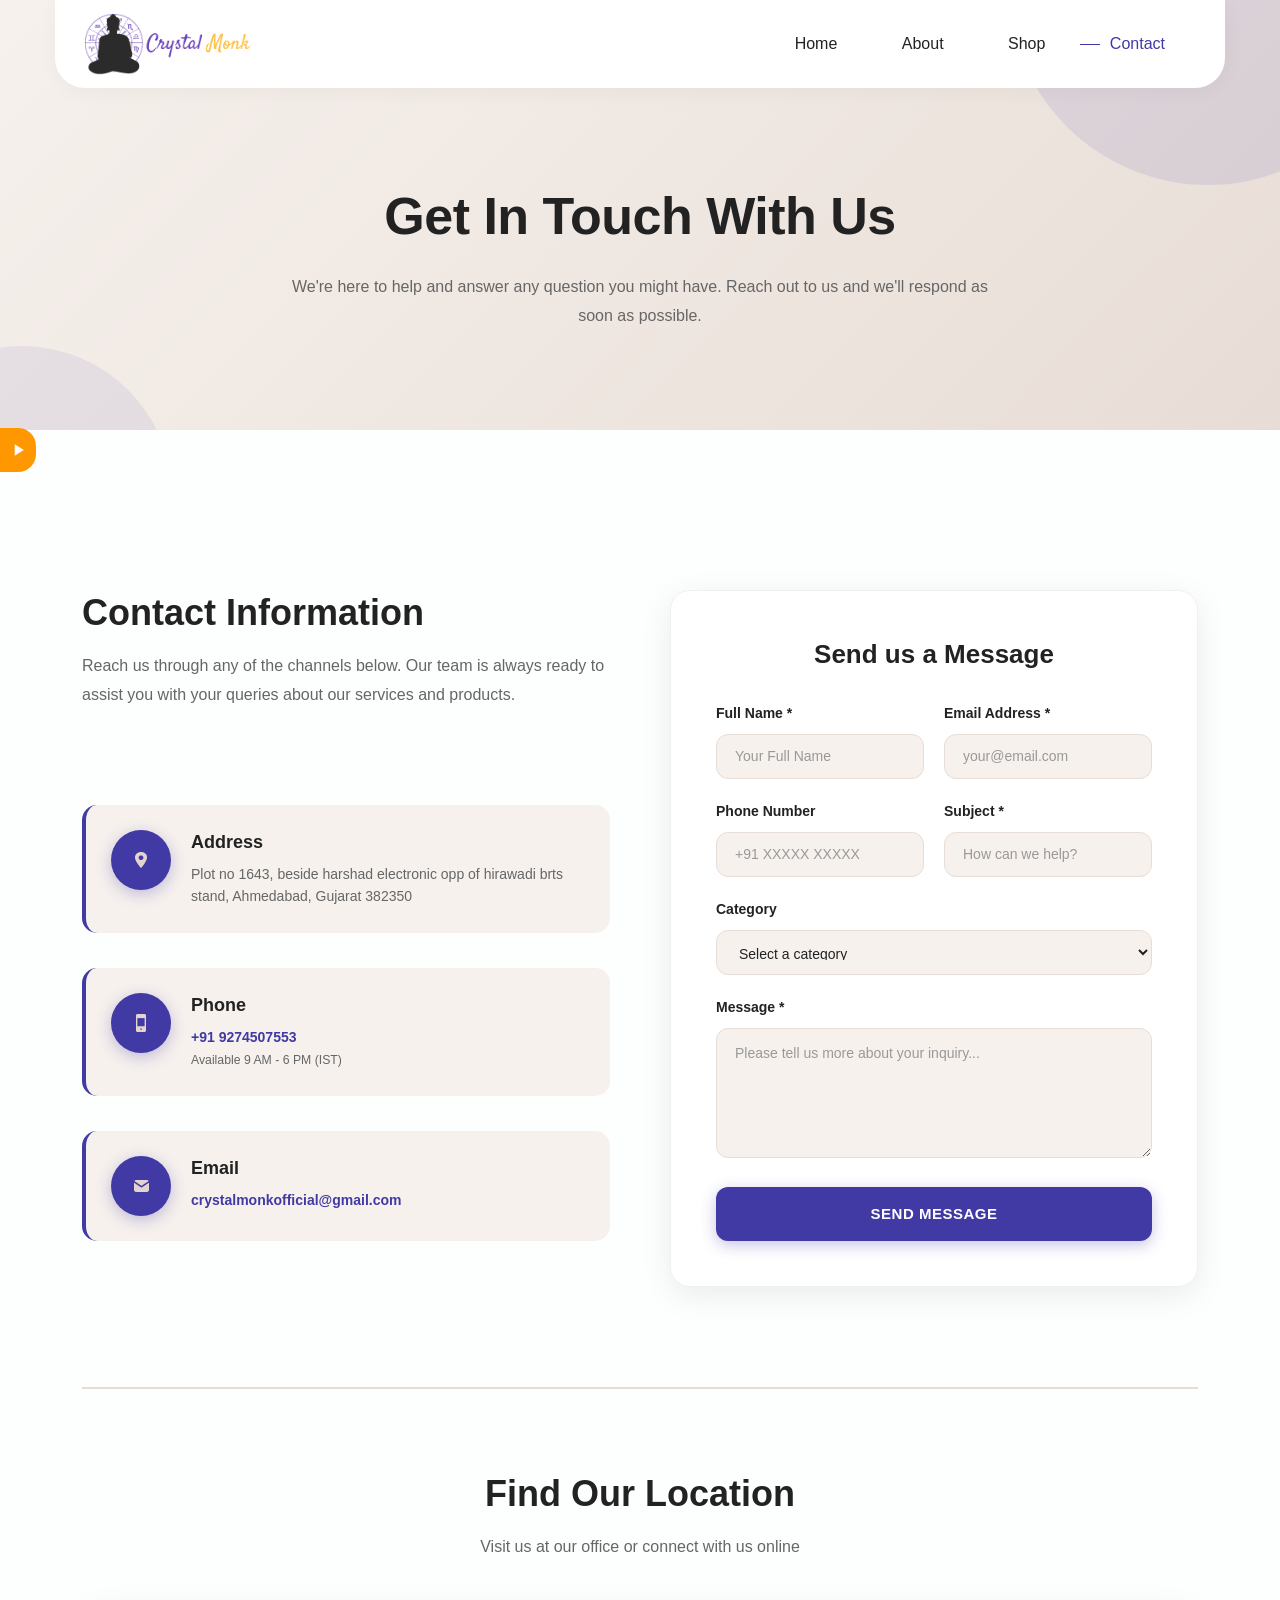
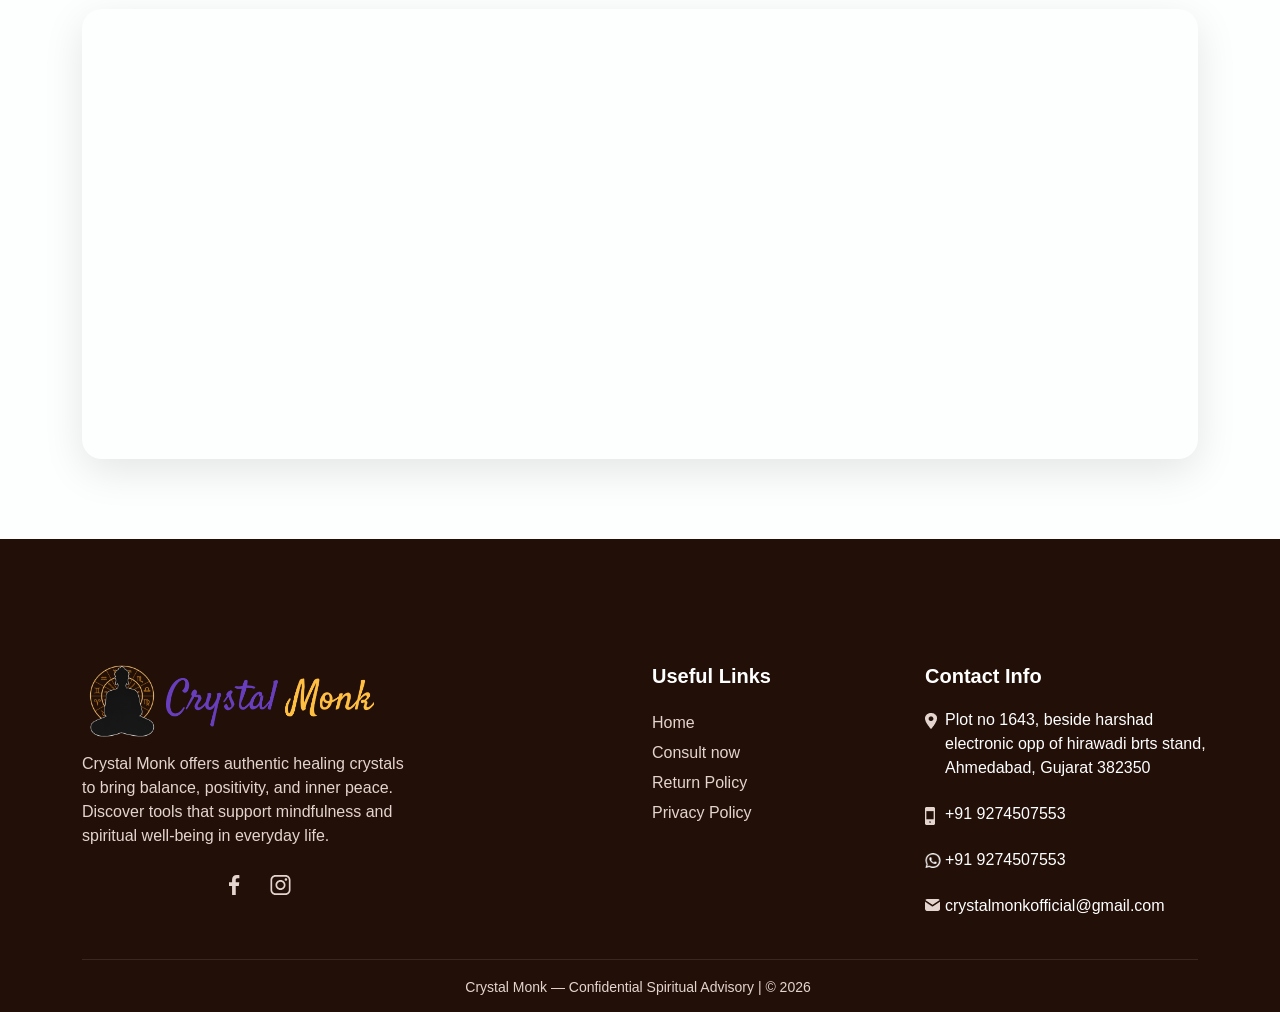
<file: contact.html>
<!DOCTYPE html>
<html lang="en">
<head>
    <meta charset="UTF-8">
    <meta name="viewport" content="width=device-width, initial-scale=1.0">
    <title>Contact Us - Crystal Monk</title>
    <link rel="stylesheet" href="assets/css/bootstrap.min.css">
    <link rel="stylesheet" href="assets/css/font-awesome.min.css">
    <link rel="stylesheet" href="assets/css/swiper-bundle.min.css">
    <link rel="stylesheet" href="assets/css/select2.min.css">
    <link rel="stylesheet" href="assets/css/flatpickr.min.css">
    <link rel="stylesheet" href="assets/css/style.css">
    <link rel="stylesheet" href="assets/css/responsive.css">
    <!-- favicon -->
    <link rel="icon" type="image/png" href="assets/images/image.png">
    <style>
        /* Contact Page Styles */
        .ayur-contact-hero {
            background: linear-gradient(135deg, #F6F1ED 0%, #E8DDD6 100%);
            padding: 80px 0;
            margin-bottom: 80px;
            text-align: center;
            position: relative;
            overflow: hidden;
        }

        .ayur-contact-hero::before {
            content: '';
            position: absolute;
            top: -50%;
            right: -10%;
            width: 400px;
            height: 400px;
            background: rgba(65, 58, 164, 0.1);
            border-radius: 50%;
            z-index: 0;
        }

        .ayur-contact-hero::after {
            content: '';
            position: absolute;
            bottom: -50%;
            left: -10%;
            width: 300px;
            height: 300px;
            background: rgba(65, 58, 164, 0.08);
            border-radius: 50%;
            z-index: 0;
        }

        .ayur-contact-hero .container {
            margin-top: 80px;
            padding: 20px;
            position: relative;
            z-index: 1;
        }

        .ayur-contact-hero h1 {
            font-size: 52px;
            color: #222;
            margin-bottom: 20px;
            font-weight: 700;
            letter-spacing: -0.5px;
        }

        .ayur-contact-hero p {
            font-size: 16px;
            color: #666;
            max-width: 700px;
            margin: 0 auto;
            line-height: 1.8;
        }

        /* Contact Section */
        .ayur-contact-wrapper {
            padding: 80px 0;
        }

        .ayur-contact-content {
            display: grid;
            grid-template-columns: 1fr 1fr;
            gap: 60px;
            align-items: start;
        }

        .ayur-contact-info {
            animation: slideInLeft 0.8s ease;
        }

        .ayur-contact-form-wrapper {
            animation: slideInRight 0.8s ease;
        }

        @keyframes slideInLeft {
            from {
                opacity: 0;
                transform: translateX(-40px);
            }
            to {
                opacity: 1;
                transform: translateX(0);
            }
        }

        @keyframes slideInRight {
            from {
                opacity: 0;
                transform: translateX(40px);
            }
            to {
                opacity: 1;
                transform: translateX(0);
            }
        }

        .ayur-contact-heading {
            margin-bottom: 40px;
        }

        .ayur-contact-heading h2 {
            font-size: 36px;
            font-weight: 700;
            color: #222;
            margin-bottom: 15px;
            line-height: 1.3;
        }

        .ayur-contact-heading p {
            font-size: 16px;
            color: #666;
            line-height: 1.8;
        }

        /* Contact Info Items */
        .ayur-contact-items {
            display: flex;
            flex-direction: column;
            gap: 35px;
            margin-top: 45px;
        }

        .ayur-contact-item {
            display: flex;
            gap: 20px;
            padding: 25px;
            background: #F6F1ED;
            border-radius: 15px;
            transition: all 0.3s ease;
            border-left: 4px solid rgb(65, 58, 164);
        }

        .ayur-contact-item:hover {
            transform: translateX(10px);
            box-shadow: 0 8px 24px rgba(65, 58, 164, 0.15);
            background: linear-gradient(135deg, #F6F1ED 0%, #E8DDD6 100%);
        }

        .ayur-contact-item-icon {
            width: 60px;
            height: 60px;
            background: rgb(65, 58, 164);
            border-radius: 50%;
            display: flex;
            align-items: center;
            justify-content: center;
            flex-shrink: 0;
            font-size: 24px;
            color: white;
            box-shadow: 0 4px 15px rgba(65, 58, 164, 0.3);
        }

        .ayur-contact-item-content h3 {
            font-size: 18px;
            font-weight: 600;
            color: #222;
            margin-bottom: 8px;
        }

        .ayur-contact-item-content p {
            font-size: 14px;
            color: #666;
            margin: 0;
            line-height: 1.6;
        }

        .ayur-contact-item-content a {
            color: rgb(65, 58, 164);
            font-weight: 600;
            text-decoration: none;
            transition: all 0.3s ease;
        }

        .ayur-contact-item-content a:hover {
            color: #222;
            text-decoration: underline;
        }

        /* Contact Form */
        .ayur-contact-form {
            background: #fff;
            padding: 45px;
            border-radius: 20px;
            box-shadow: 0 8px 32px rgba(0, 0, 0, 0.08);
            border: 1px solid #F0F0F0;
        }

        .ayur-contact-form h3 {
            font-size: 26px;
            font-weight: 700;
            color: #222;
            margin-bottom: 30px;
            text-align: center;
        }

        .ayur-form-group {
            margin-bottom: 22px;
        }

        .ayur-form-group label {
            display: block;
            font-size: 14px;
            font-weight: 600;
            color: #222;
            margin-bottom: 10px;
            text-transform: capitalize;
        }

        .ayur-contact-form input,
        .ayur-contact-form textarea,
        .ayur-contact-form select {
            width: 100%;
            padding: 14px 18px;
            border: 1px solid #E8DDD6;
            border-radius: 12px;
            font-size: 14px;
            font-family: 'Archivo', sans-serif;
            color: #222;
            background: #F6F1ED;
            transition: all 0.3s ease;
        }

        .ayur-contact-form input::placeholder,
        .ayur-contact-form textarea::placeholder {
            color: #999;
        }

        .ayur-contact-form input:focus,
        .ayur-contact-form textarea:focus,
        .ayur-contact-form select:focus {
            background: #fff;
            border-color: rgb(65, 58, 164);
            box-shadow: 0 0 0 3px rgba(65, 58, 164, 0.1);
            outline: none;
        }

        .ayur-form-row {
            display: grid;
            grid-template-columns: 1fr 1fr;
            gap: 20px;
        }

        .ayur-contact-form textarea {
            resize: vertical;
            min-height: 130px;
            font-family: 'Inter', sans-serif;
        }

        .ayur-form-checkbox {
            display: flex;
            align-items: center;
            gap: 12px;
            margin-bottom: 25px;
        }

        .ayur-form-checkbox input[type="checkbox"] {
            width: 20px;
            height: 20px;
            cursor: pointer;
            accent-color: rgb(65, 58, 164);
        }

        .ayur-form-checkbox label {
            margin: 0;
            font-size: 13px;
            color: #666;
            cursor: pointer;
            line-height: 1.5;
        }

        /* Submit Button */
        .ayur-submit-btn {
            width: 100%;
            padding: 16px;
            background: rgb(65, 58, 164);
            color: white;
            border: none;
            border-radius: 12px;
            font-size: 15px;
            font-weight: 600;
            cursor: pointer;
            transition: all 0.3s ease;
            text-transform: uppercase;
            letter-spacing: 0.5px;
            box-shadow: 0 4px 15px rgba(65, 58, 164, 0.3);
            position: relative;
            overflow: hidden;
        }

        .ayur-submit-btn:hover {
            transform: translateY(-2px);
            box-shadow: 0 6px 24px rgba(65, 58, 164, 0.4);
        }

        .ayur-submit-btn:active {
            transform: translateY(0);
        }

        .ayur-submit-btn::after {
            content: '';
            position: absolute;
            top: 50%;
            left: 50%;
            width: 0;
            height: 0;
            background: rgba(255, 255, 255, 0.2);
            border-radius: 50%;
            transform: translate(-50%, -50%);
            transition: width 0.6s, height 0.6s;
        }

        .ayur-submit-btn:active::after {
            width: 300px;
            height: 300px;
        }

        /* Social Links */
        .ayur-social-links {
            display: flex;
            gap: 15px;
            justify-content: center;
            margin-top: 50px;
            padding-top: 30px;
            border-top: 1px solid #E8DDD6;
        }


        .ayur-social-link {
            /* width: 45px;
            height: 45px;
            border-radius: 50%;
            background: rgb(65, 58, 164);
            color: rgb(65, 58, 164); */
            display: flex;
            align-items: center;
            justify-content: center;
            text-decoration: none;
            font-size: 16px;
            transition: all 0.3s ease;
            /* border: 1px solid #E8DDD6; */
        }

        .ayur-social-link:hover {
            /* background: rgb(65, 58, 164); */
            color: white;
            transform: translateY(-3px);
            /* box-shadow: 0 6px 18px rgba(65, 58, 164, 0.3); */
        }

        /* Map Section */
        .ayur-map-section {
            margin-top: 100px;
            padding-top: 80px;
            border-top: 2px solid #E8DDD6;
        }

        .ayur-map-heading {
            text-align: center;
            margin-bottom: 50px;
        }

        .ayur-map-heading h2 {
            font-size: 36px;
            font-weight: 700;
            color: #222;
            margin-bottom: 15px;
        }

        .ayur-map-heading p {
            font-size: 16px;
            color: #666;
        }

        .ayur-map-container {
            width: 100%;
            height: 450px;
            border-radius: 20px;
            overflow: hidden;
            box-shadow: 0 12px 40px rgba(0, 0, 0, 0.1);
            animation: scaleIn 0.8s ease;
        }

        .ayur-map-container iframe {
            width: 100%;
            height: 100%;
            border: none;
        }

        @keyframes scaleIn {
            from {
                opacity: 0;
                transform: scale(0.95);
            }
            to {
                opacity: 1;
                transform: scale(1);
            }
        }

        /* Success Message */
        .ayur-form-message {
            padding: 15px 20px;
            border-radius: 12px;
            margin-bottom: 20px;
            display: none;
            animation: slideDown 0.4s ease;
        }

        .ayur-form-message.success {
            background: #d4edda;
            border: 1px solid #c3e6cb;
            color: #155724;
            display: block;
        }

        .ayur-form-message.error {
            background: #f8d7da;
            border: 1px solid #f5c6cb;
            color: #721c24;
            display: block;
        }
        .ayur-footer-bottom{
            padding: 20px 0;
            text-align: center;
            font-size: 14px;
            color: #666;
        }

        @keyframes slideDown {
            from {
                opacity: 0;
                transform: translateY(-20px);
            }
            to {
                opacity: 1;
                transform: translateY(0);
            }
        }

        /* Responsive */
        @media (max-width: 992px) {
            .ayur-contact-content {
                grid-template-columns: 1fr;
                gap: 50px;
            }

            .ayur-contact-form {
                padding: 35px;
            }

            .ayur-contact-hero h1 {
                font-size: 40px;
            }

            .ayur-contact-heading h2 {
                font-size: 28px;
            }
        }

        @media (max-width: 768px) {
            .ayur-contact-hero {
                padding: 60px 0;
                margin-bottom: 60px;
            }

            .ayur-contact-hero h1 {
                font-size: 32px;
            }

            .ayur-contact-wrapper {
                padding: 60px 0;
            }

            .ayur-contact-form {
                padding: 25px;
            }

            .ayur-form-row {
                grid-template-columns: 1fr;
            }

            .ayur-contact-item {
                padding: 20px;
            }

            .ayur-map-container {
                height: 350px;
            }

            .ayur-contact-heading h2 {
                font-size: 24px;
            }
        }

        @media (max-width: 576px) {
            .ayur-contact-hero {
                padding: 40px 0;
                margin-bottom: 40px;
            }

            .ayur-contact-hero h1 {
                font-size: 26px;
                margin-bottom: 15px;
            }

            .ayur-contact-hero p {
                font-size: 14px;
            }

            .ayur-contact-wrapper {
                padding: 40px 0;
            }

            .ayur-contact-items {
                gap: 20px;
                margin-top: 30px;
            }

            .ayur-contact-item {
                padding: 15px;
                gap: 15px;
            }

            .ayur-contact-item-icon {
                width: 50px;
                height: 50px;
                font-size: 20px;
            }

            .ayur-map-container {
                height: 280px;
            }

            .ayur-contact-form {
                padding: 20px;
            }

            .ayur-submit-btn {
                padding: 14px;
                font-size: 14px;
            }

            .ayur-social-links {
                gap: 10px;
            }

            .ayur-social-link {
                width: 40px;
                height: 40px;
                font-size: 14px;
            }
        }
    </style>
</head>
<body>
    <!------------- Loader start ----------->
    <div class="ayur-loader">
        <div class="ayur-spin">
            <img src="assets/images/loader.gif" alt="loader">
        </div>
    </div>
    <!------------- Loader End ----------->

    <!------------- Header Section start ----------->
    <div class="ayur-menu-wrapper">
        <div class="container">
            <div class="row align-items-center">
                <div class="col-lg-2 col-md-4 col-sm-5 col-6">
                    <div class="ayur-menu-logo">
                        <a href="index.html"><img src="assets/images/Logo.png"></a>
                    </div>
                </div>
                <div class="col-lg-10 col-md-8 col-sm-7 col-6">
                    <div class="ayur-navmenu-wrapper">
                        <div class="ayur-nav-menu">
                            <ul>
                                <li><a href="index.html">Home</a></li>
                                <li><a href="index.html#about">About</a></li>
                                <li><a href="shop.html">Shop</a></li>
                                <li class="active"><a href="contact.html">Contact</a></li>
                            </ul>
                        </div>
                        <div class="ayur-toggle-btn">
                            <span></span>
                            <span></span>
                            <span></span>
                        </div>
                    </div>
                </div>
            </div>
        </div>
    </div>
    <!------------- Header Section End ----------->

    <!------------- Contact Hero Section start ----------->
    <div class="ayur-contact-hero">
        <div class="container">
            <h1>Get In Touch With Us</h1>
            <p>We're here to help and answer any question you might have. Reach out to us and we'll respond as soon as possible.</p>
        </div>
    </div>
    <!------------- Contact Hero Section end ----------->

    <!------------- Contact Section start ----------->
    <div class="ayur-contact-wrapper">
        <div class="container">
            <div class="ayur-contact-content">
                <!-- Contact Information -->
                <div class="ayur-contact-info">
                    <div class="ayur-contact-heading">
                        <h2>Contact Information</h2>
                        <p>Reach us through any of the channels below. Our team is always ready to assist you with your queries about our services and products.</p>
                    </div>

                    <div class="ayur-contact-items">
                        <!-- Address -->
                        <div class="ayur-contact-item">
                            <div class="ayur-contact-item-icon">
                                <img src="assets/images/location.png" alt="icon" />
                            </div>
                            <div class="ayur-contact-item-content">
                                <h3>Address</h3>
                                <p>Plot no 1643, beside harshad electronic opp of hirawadi brts stand, Ahmedabad, Gujarat 382350</p>
                            </div>
                        </div>

                        <!-- Phone -->
                        <div class="ayur-contact-item">
                            <div class="ayur-contact-item-icon">
                                <img src="assets/images/mobile.png" alt="icon" />
                            </div>
                            <div class="ayur-contact-item-content">
                                <h3>Phone</h3>
                                <p><a href="tel:+919274507553">+91 9274507553</a></p>
                                <p><small>Available 9 AM - 6 PM (IST)</small></p>
                            </div>
                        </div>

                        <!-- Email -->
                        <div class="ayur-contact-item">
                            <div class="ayur-contact-item-icon">
                                <img src="assets/images/email.png" alt="icon" />
                            </div>
                            <div class="ayur-contact-item-content">
                                <h3>Email</h3>
                                <p><a href="mailto:crystalmonkofficial@gmail.com">crystalmonkofficial@gmail.com</a></p>
                                <!-- <p><a href="mailto:crystalmonkofficial@gmail.com">crystalmonkofficial@gmail.com</a></p> -->
                            </div>
                        </div>
                    </div>

                    <!-- Social Links -->
                    <!-- <div class="ayur-social-links">
                        <a href="https://www.facebook.com/people/Crystal-Monk/61587259095692/" class="ayur-social-link" target="_blank" rel="noopener noreferrer" title="Facebook">
                            <svg width="11" height="20" viewBox="0 0 11 20" fill="none"
                                xmlns="http://www.w3.org/2000/svg">
                                <path
                                    d="M6.74157 20V10.8777H9.80231L10.2615 7.32156H6.74157V5.05147C6.74157 4.0222 7.02622 3.32076 8.50386 3.32076L10.3854 3.31999V0.13923C10.06 0.0969453 8.94308 0 7.64308 0C4.92848 0 3.07002 1.65697 3.07002 4.69927V7.32156H0V10.8777H3.07002V20H6.74157Z"
                                    fill="#E4D4CF" />
                            </svg>
                        </a>
                        <a href="https://www.linkedin.com" class="ayur-social-link" target="_blank" title="LinkedIn">
                            <svg width="21" height="20" viewBox="0 0 21 20" fill="none"
                                xmlns="http://www.w3.org/2000/svg">
                                <path
                                    d="M15.4996 0H5.49988C2.75019 0 0.5 2.25019 0.5 4.99988V15.0001C0.5 17.7491 2.75019 20 5.49988 20H15.4996C18.2493 20 20.4995 17.7491 20.4995 15.0001V4.99988C20.4995 2.25019 18.2493 0 15.4996 0ZM18.8328 15.0001C18.8328 16.8376 17.3381 18.3333 15.4996 18.3333H5.49988C3.66218 18.3333 2.16671 16.8376 2.16671 15.0001V4.99988C2.16671 3.16193 3.66218 1.66671 5.49988 1.66671H15.4996C17.3381 1.66671 18.8328 3.16193 18.8328 4.99988V15.0001Z"
                                    fill="#E4D4CF" />
                                <path
                                    d="M15.9172 5.83295C16.6075 5.83295 17.1672 5.27332 17.1672 4.58298C17.1672 3.89264 16.6075 3.33301 15.9172 3.33301C15.2269 3.33301 14.6672 3.89264 14.6672 4.58298C14.6672 5.27332 15.2269 5.83295 15.9172 5.83295Z"
                                    fill="#E4D4CF" />
                                <path
                                    d="M10.4999 5C7.73793 5 5.5 7.23818 5.5 9.99988C5.5 12.7606 7.73793 15.0002 10.4999 15.0002C13.261 15.0002 15.4998 12.7606 15.4998 9.99988C15.4998 7.23818 13.261 5 10.4999 5ZM10.4999 13.3335C8.65915 13.3335 7.16671 11.8411 7.16671 9.99988C7.16671 8.15866 8.65915 6.66671 10.4999 6.66671C12.3406 6.66671 13.833 8.15866 13.833 9.99988C13.833 11.8411 12.3406 13.3335 10.4999 13.3335Z"
                                    fill="#E4D4CF" />
                            </svg>
                        </a>
                    </div> -->
                </div>

                <!-- Contact Form -->
                <div class="ayur-contact-form-wrapper">
                    <form class="ayur-contact-form" id="contactForm" action="https://formsubmit.co/crystalmonkofficial@gmail.com" method="POST" enctype="application/x-www-form-urlencoded" accept-charset="UTF-8">
                        <h3>Send us a Message</h3>
                        
                        <!-- FormSubmit.co configuration -->
                        <input type="hidden" name="_captcha" value="true">
                        <input type="hidden" name="_subject" value="New Contact Message from Crystal Monk">
                        <input type="hidden" name="_template" value="table">
                        <input type="hidden" name="_autoresponse" value="Thank you for contacting Crystal Monk! We have received your message and will respond within 24 hours.">
                        <input type="hidden" name="_next" value="#">
                        <!-- Honeypot spam filter -->
                        <input type="text" name="_honey" style="display:none;">
                        
                        <div class="ayur-form-message" id="formMessage"></div>

                        <div class="ayur-form-row">
                            <div class="ayur-form-group">
                                <label for="fullName">Full Name *</label>
                                <input type="text" id="fullName" name="fullName" placeholder="Your Full Name" required>
                            </div>
                            <div class="ayur-form-group">
                                <label for="email">Email Address *</label>
                                <input type="email" id="email" name="email" placeholder="your@email.com" required>
                            </div>
                        </div>

                        <div class="ayur-form-row">
                            <div class="ayur-form-group">
                                <label for="phone">Phone Number</label>
                                <input type="tel" id="phone" name="phone" placeholder="+91 XXXXX XXXXX">
                            </div>
                            <div class="ayur-form-group">
                                <label for="subject">Subject *</label>
                                <input type="text" id="subject" name="subject" placeholder="How can we help?" required>
                            </div>
                        </div>

                        <div class="ayur-form-group">
                            <label for="category">Category</label>
                            <select id="category" name="category">
                                <option value="">Select a category</option>
                                <option value="product">Product Inquiry</option>
                                <option value="service">Service Inquiry</option>
                                <option value="feedback">Feedback</option>
                                <option value="complaint">Complaint</option>
                                <option value="other">Other</option>
                            </select>
                        </div>

                        <div class="ayur-form-group">
                            <label for="message">Message *</label>
                            <textarea id="message" name="message" placeholder="Please tell us more about your inquiry..." required></textarea>
                        </div>

                        <!-- <div class="ayur-form-checkbox">
                            <input type="checkbox" id="terms" name="terms" required>
                            <label for="terms">I agree to the privacy policy and terms of service</label>
                        </div> -->

                        <button type="submit" class="ayur-submit-btn" id="submitBtn">Send Message</button>
                    </form>
                </div>
            </div>

            <!-- Map Section -->
            <div class="ayur-map-section">
                <div class="ayur-map-heading">
                    <h2>Find Our Location</h2>
                    <p>Visit us at our office or connect with us online</p>
                </div>
                <div class="ayur-map-container">
                    <iframe src="https://www.google.com/maps/embed?pb=!1m18!1m12!1m3!1d1835.6834244130657!2d72.63720583860957!3d23.047008544789207!2m3!1f0!2f0!3f0!3m2!1i1024!2i768!4f13.1!3m3!1m2!1s0x395e86eaf276c94f%3A0x4c81f8ef05be880b!2sHirawadi!5e0!3m2!1sen!2sin!4v1773313404496!5m2!1sen!2sin" width="600" height="450" style="border:0;" allowfullscreen="" loading="lazy" referrerpolicy="no-referrer-when-downgrade"></iframe>
                </div>
            </div>
        </div>
    </div>
    <!------------- Contact Section end ----------->

<!------------- footer Section start ----------->
    <div class="ayur-footer-section">
        <div class="container">
            <div class="ayur-footer-sec">
                <div class="row">
                    <div class="col-lg-4 col-md-6 col-sm-6">
                        <div class="ayur-footer-logosec">
                            <div class="ayur-footer-logo">
                                <img height="80" src="assets/images/image.png" alt="logo" />
                                <img height="50" src="assets/images/FAVICON-name.png" alt="logo" />
                                <!-- <img height="80" src="assets/images/logo.png" alt="logo" /> -->
                            </div>
                            <p>
                                Crystal Monk offers authentic healing crystals to bring balance, positivity, and inner peace.
                                Discover tools that support mindfulness and spiritual well-being in everyday life.
                            </p>
                            <ul class="ayur-social-link">
                                <li>
                                    <a href="https://www.facebook.com/people/Crystal-Monk/61587259095692/" target="_blank" rel="noopener noreferrer" title="Facebook">
                                        <svg width="11" height="20" viewBox="0 0 11 20" fill="none"
                                            xmlns="http://www.w3.org/2000/svg">
                                            <path
                                                d="M6.74157 20V10.8777H9.80231L10.2615 7.32156H6.74157V5.05147C6.74157 4.0222 7.02622 3.32076 8.50386 3.32076L10.3854 3.31999V0.13923C10.06 0.0969453 8.94308 0 7.64308 0C4.92848 0 3.07002 1.65697 3.07002 4.69927V7.32156H0V10.8777H3.07002V20H6.74157Z"
                                                fill="#E4D4CF" />
                                        </svg>
                                    </a>
                                </li>
                                <li>
                                    <a href="https://www.instagram.com/crystalmonkofficial" target="_blank" rel="noopener noreferrer" title="Instagram">
                                        <svg width="21" height="20" viewBox="0 0 21 20" fill="none"
                                            xmlns="http://www.w3.org/2000/svg">
                                            <path
                                                d="M15.4996 0H5.49988C2.75019 0 0.5 2.25019 0.5 4.99988V15.0001C0.5 17.7491 2.75019 20 5.49988 20H15.4996C18.2493 20 20.4995 17.7491 20.4995 15.0001V4.99988C20.4995 2.25019 18.2493 0 15.4996 0ZM18.8328 15.0001C18.8328 16.8376 17.3381 18.3333 15.4996 18.3333H5.49988C3.66218 18.3333 2.16671 16.8376 2.16671 15.0001V4.99988C2.16671 3.16193 3.66218 1.66671 5.49988 1.66671H15.4996C17.3381 1.66671 18.8328 3.16193 18.8328 4.99988V15.0001Z"
                                                fill="#E4D4CF" />
                                            <path
                                                d="M15.9172 5.83295C16.6075 5.83295 17.1672 5.27332 17.1672 4.58298C17.1672 3.89264 16.6075 3.33301 15.9172 3.33301C15.2269 3.33301 14.6672 3.89264 14.6672 4.58298C14.6672 5.27332 15.2269 5.83295 15.9172 5.83295Z"
                                                fill="#E4D4CF" />
                                            <path
                                                d="M10.4999 5C7.73793 5 5.5 7.23818 5.5 9.99988C5.5 12.7606 7.73793 15.0002 10.4999 15.0002C13.261 15.0002 15.4998 12.7606 15.4998 9.99988C15.4998 7.23818 13.261 5 10.4999 5ZM10.4999 13.3335C8.65915 13.3335 7.16671 11.8411 7.16671 9.99988C7.16671 8.15866 8.65915 6.66671 10.4999 6.66671C12.3406 6.66671 13.833 8.15866 13.833 9.99988C13.833 11.8411 12.3406 13.3335 10.4999 13.3335Z"
                                                fill="#E4D4CF" />
                                        </svg>
                                    </a>
                                </li>
                            </ul>
                        </div>
                    </div>
                    <div class="col-lg-2 col-md-6 col-sm-6">
                        
                    </div>
                    <div class="col-lg-3 col-md-6 col-sm-6">
                        <div class="ayur-footer-box">
                            <h4>Useful Links</h4>
                            <ul class="ayur-links">
                                <li><a href="index.html">Home</a></li>
                                <li><a href="/#consultation">Consult now</a></li>
                                <li><a href="return-policy.html">Return Policy</a></li>
                                <li><a href="privacy-policy.html">Privacy Policy</a></li>
                            </ul>
                        </div>
                    </div>
                    <div class="col-lg-3 col-md-6 col-sm-6 px-0">
                        <div class="ayur-footer-box">
                            <h4>Contact Info</h4>
                            <ul class="ayur-contact-list">
                                <li class="ayur-contact-box">
                                    <img src="assets/images/location.png" alt="icon" />
                                    <p>Plot no 1643, beside harshad electronic opp of hirawadi brts stand, Ahmedabad, Gujarat 382350</p>
                                </li>
                                <li class="ayur-contact-box">
                                    <img src="assets/images/mobile.png" alt="icon" />
                                    <p><a href="tel:+919274507553">+91 9274507553</a></p>
                                </li>
                                <li class="ayur-contact-box">
                                    <img src="assets/images/wa-icon.png" width="16" alt="icon" />
                                    <p><a href="https://wa.me/919274507553">+91 9274507553</a></p>                                
                                </li>
                                <li class="ayur-contact-box">
                                    <img src="assets/images/email.png" alt="icon" />
                                    <p><a href="mailto:crystalmonkofficial@gmail.com">crystalmonkofficial@gmail.com</a></p>
                                </li>
                            </ul>
                        </div>
                    </div>
                </div>
            </div>
            <div class="row">
                <div class="col-xl-12 col-lg-12 col-md-12 col-sm-12 col-12">
                    <div class="ayur-copyright-para">
                        <p>Crystal Monk — Confidential Spiritual Advisory | © 2026 </p>
                    </div>
                </div>
            </div>
        </div>
    </div>
    <!------------- footer Section end ----------->

    <!-- Scripts -->
    <script src="assets/js/jquery.js"></script>
    <script src="assets/js/bootstrap.bundle.min.js"></script>
    <script src="assets/js/swiper-bundle.min.js"></script>
    <script src="assets/js/select2.min.js"></script>
    <script src="assets/js/flatpickr.js"></script>
    <script src="assets/js/vanilla-tilt.min.js"></script>
    <script src="assets/js/SmoothScroll.min.js"></script>
    <script src="assets/js/custom.js"></script>

    <script>
        // Contact Form Handling
        document.getElementById('contactForm').addEventListener('submit', function(e) {
            // Get form data
            const fullName = document.getElementById('fullName').value.trim();
            const email = document.getElementById('email').value.trim();
            const phone = document.getElementById('phone').value.trim();
            const subject = document.getElementById('subject').value.trim();
            const category = document.getElementById('category').value;
            const message = document.getElementById('message').value.trim();
            const terms = document.getElementById('terms').checked;

            const messageDiv = document.getElementById('formMessage');

            // Validation
            if (!fullName || !email || !subject || !message) {
                e.preventDefault();
                messageDiv.className = 'ayur-form-message error';
                messageDiv.textContent = 'Please fill in all required fields.';
                messageDiv.style.display = 'block';
                return false;
            }

            if (!terms) {
                e.preventDefault();
                messageDiv.className = 'ayur-form-message error';
                messageDiv.textContent = 'Please agree to the terms and privacy policy.';
                messageDiv.style.display = 'block';
                return false;
            }

            // Email validation
            const emailRegex = /^[^\s@]+@[^\s@]+\.[^\s@]+$/;
            if (!emailRegex.test(email)) {
                e.preventDefault();
                messageDiv.className = 'ayur-form-message error';
                messageDiv.textContent = 'Please enter a valid email address.';
                messageDiv.style.display = 'block';
                return false;
            }

            // All validation passed - show success message and allow form submission
            messageDiv.className = 'ayur-form-message success';
            messageDiv.textContent = '✓ Thank you for your message! Submitting to our server...';
            messageDiv.style.display = 'block';

            // Allow the form to submit naturally to formsubmit.co
            return true;
        });

        // Smooth scroll for navigation
        document.querySelectorAll('a[href^="#"]').forEach(anchor => {
            anchor.addEventListener('click', function (e) {
                e.preventDefault();
                const target = document.querySelector(this.getAttribute('href'));
                if (target) {
                    target.scrollIntoView({ behavior: 'smooth' });
                }
            });
        });

        // Add animation on scroll
        if ('IntersectionObserver' in window) {
            const observer = new IntersectionObserver((entries) => {
                entries.forEach(entry => {
                    if (entry.isIntersecting) {
                        entry.target.style.opacity = '1';
                    }
                });
            }, {
                threshold: 0.1
            });

            document.querySelectorAll('.ayur-contact-item').forEach(item => {
                observer.observe(item);
            });
        }
    </script>
    <!-- ------------------------------------------------------------------------------ -->
     <audio id="bg-audio" loop>
    <source src="assets/audio/bg-music.mp3" type="audio/mpeg">
    </audio>

    <img id="audio-btn" src="assets/images/play.png" alt="audio control">

    <style>
    #audio-btn {
        position: fixed;
        left: 0px;
        top: 50%;
        transform: translateY(-50%);
        padding: 12px 8px;
        font-size: 16px;
        background: #ff9800;
        border: none;
        border-radius: 0px 18px 18px 0px;
        cursor: pointer;
        color: white;
        z-index: 9999;
    }
    @media (max-width: 576px) {
        #audio-btn {
            padding: 10px 6px;
            top: 80%;
        }
    }
    </style>

    <script>
        const audio = document.getElementById("bg-audio");
        const btn = document.getElementById("audio-btn");

        const playImg = "assets/images/play.png";
        const pauseImg = "assets/images/pause.png";

        audio.volume = 0.2;

        btn.addEventListener("click", () => {
            if (audio.paused) {
            audio.play();
             btn.src = pauseImg;
            } else {
            audio.pause();
            btn.src = playImg;
            }
        });
    </script>

    <!-- ------------------------------------------------------------------------------ -->
</body>
</html>
</file>
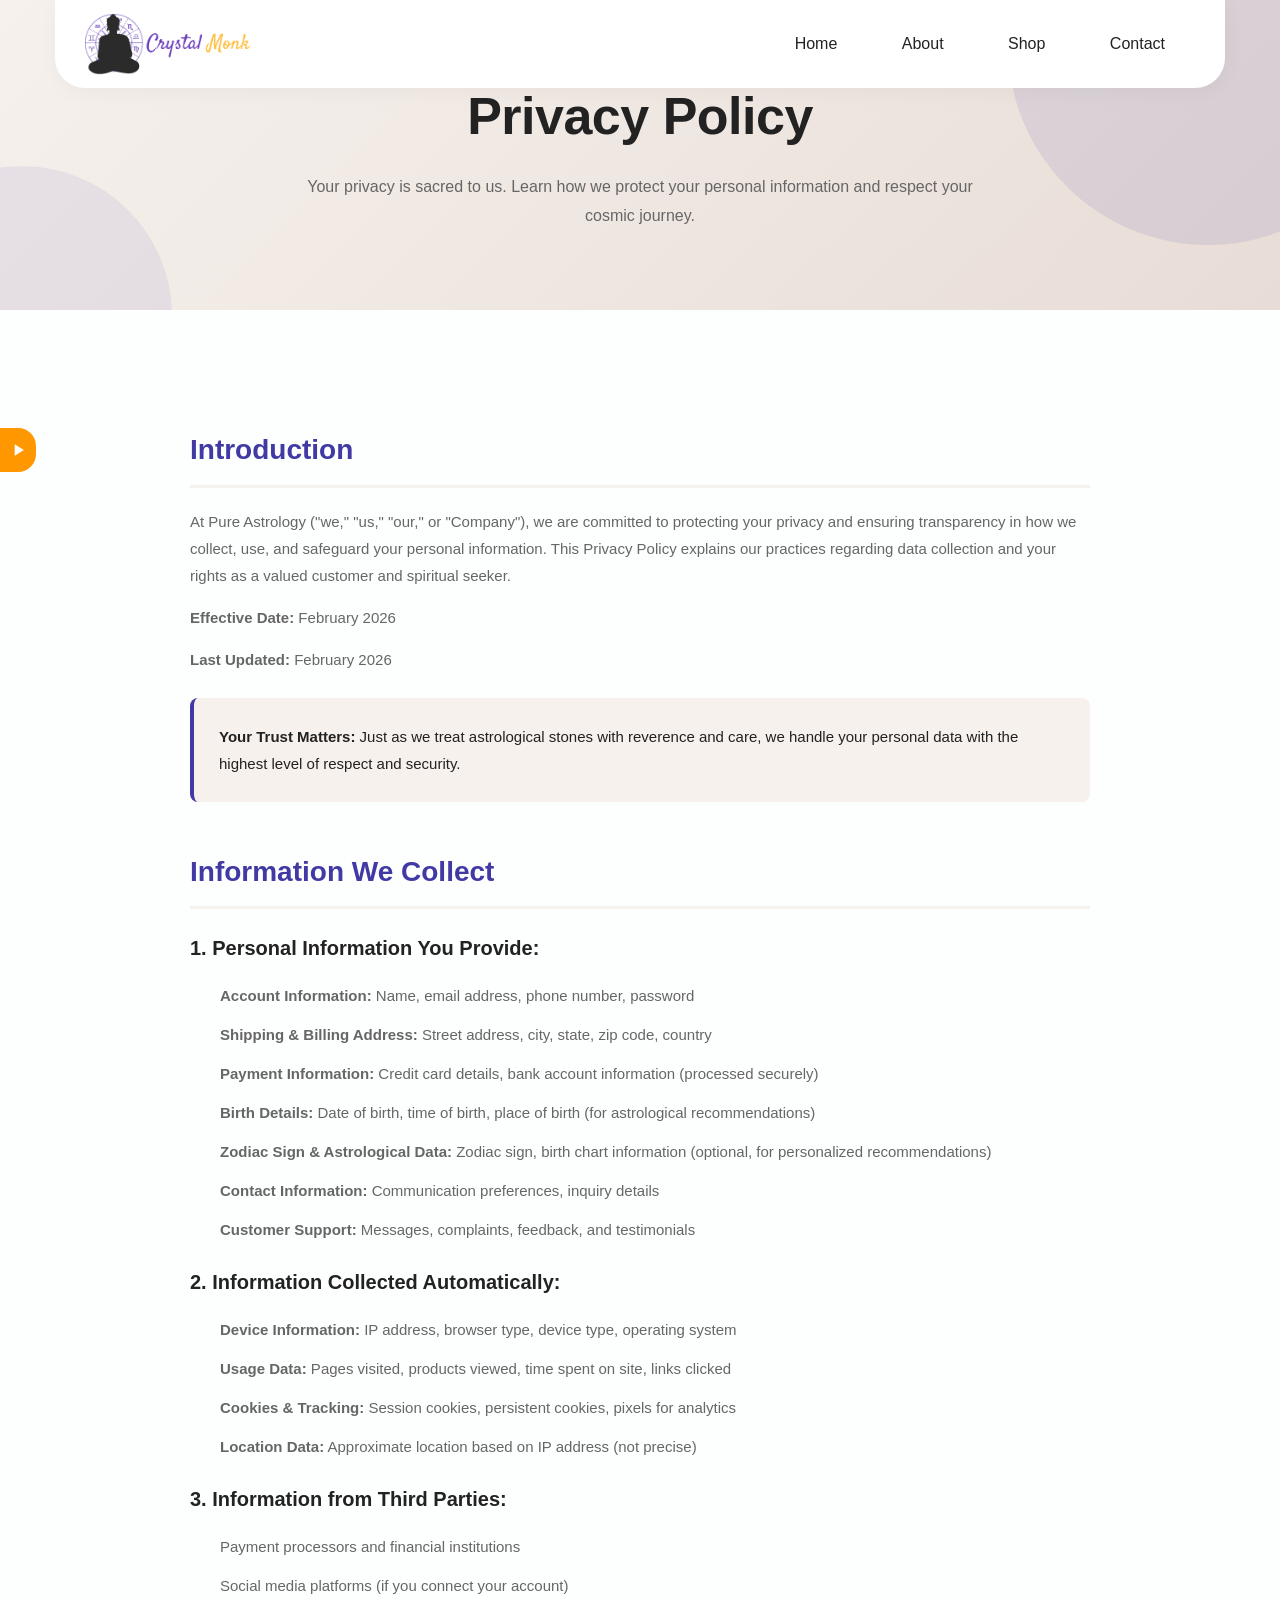
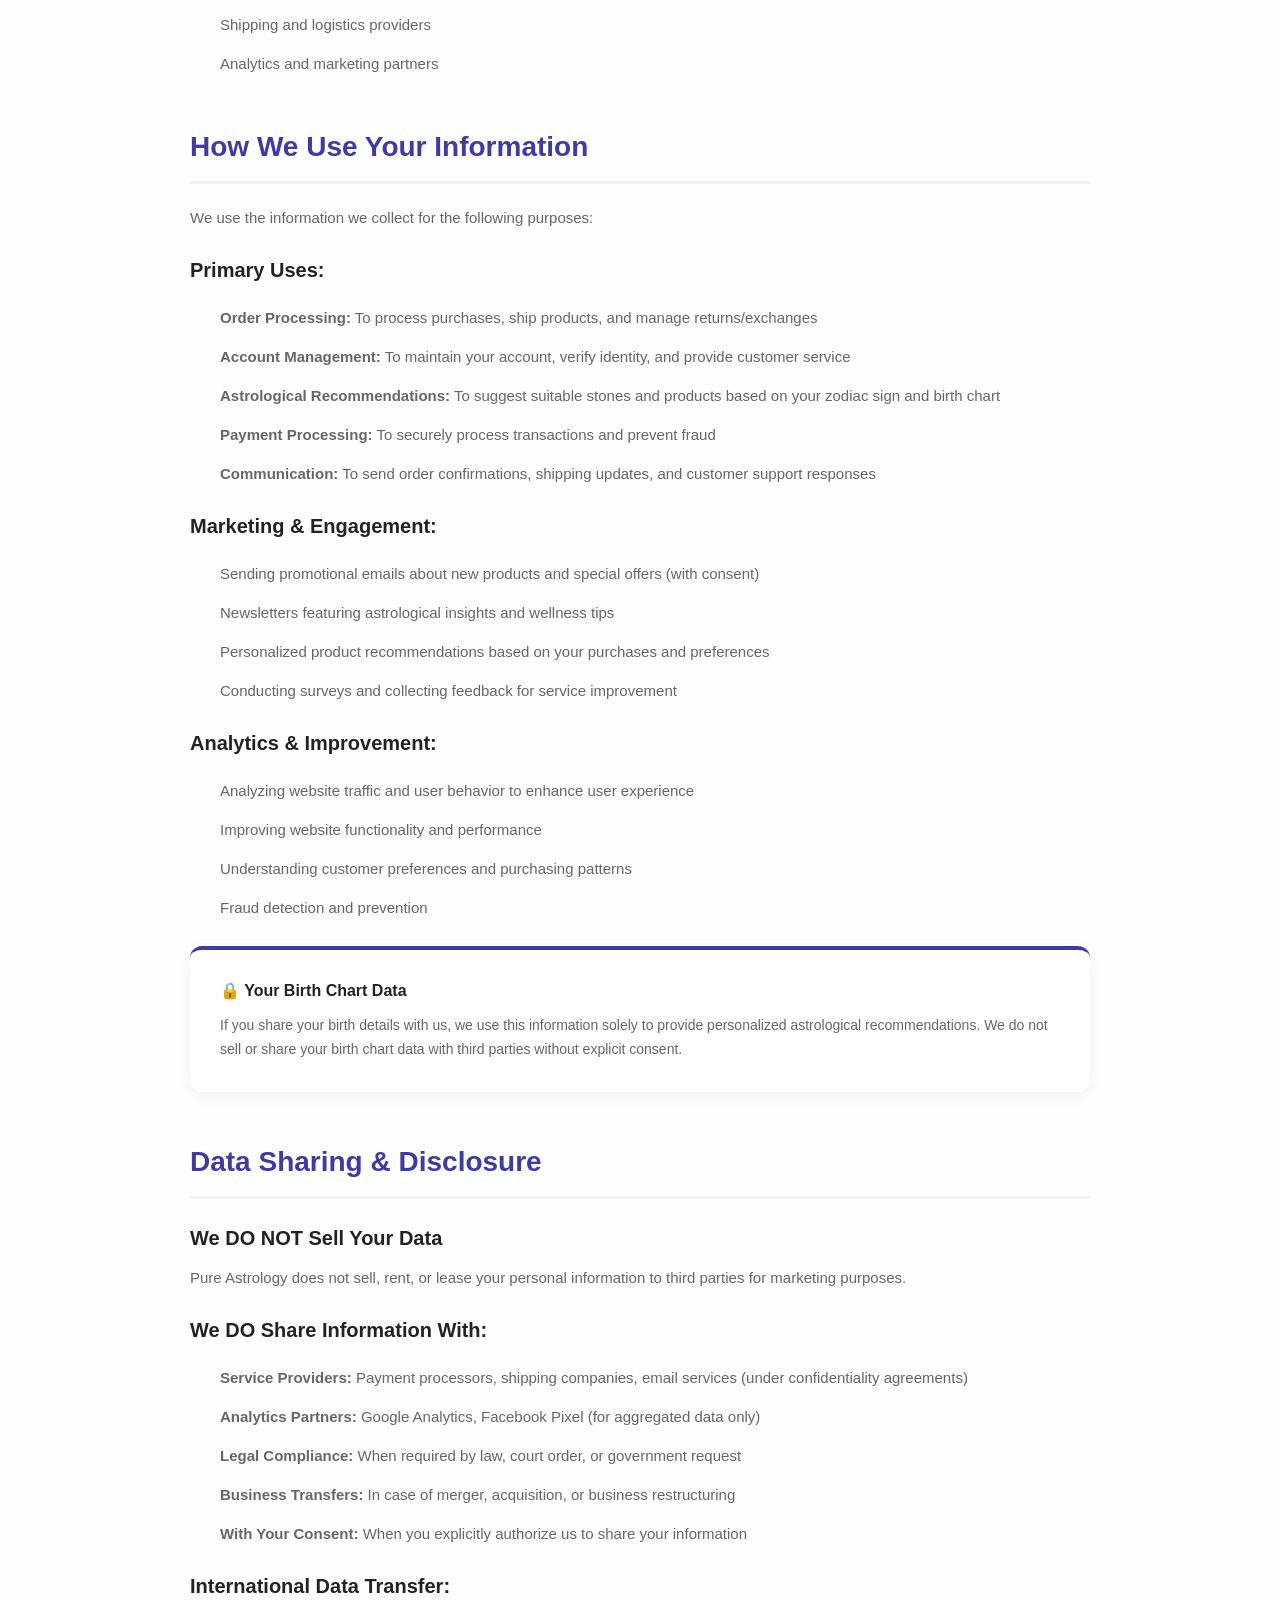
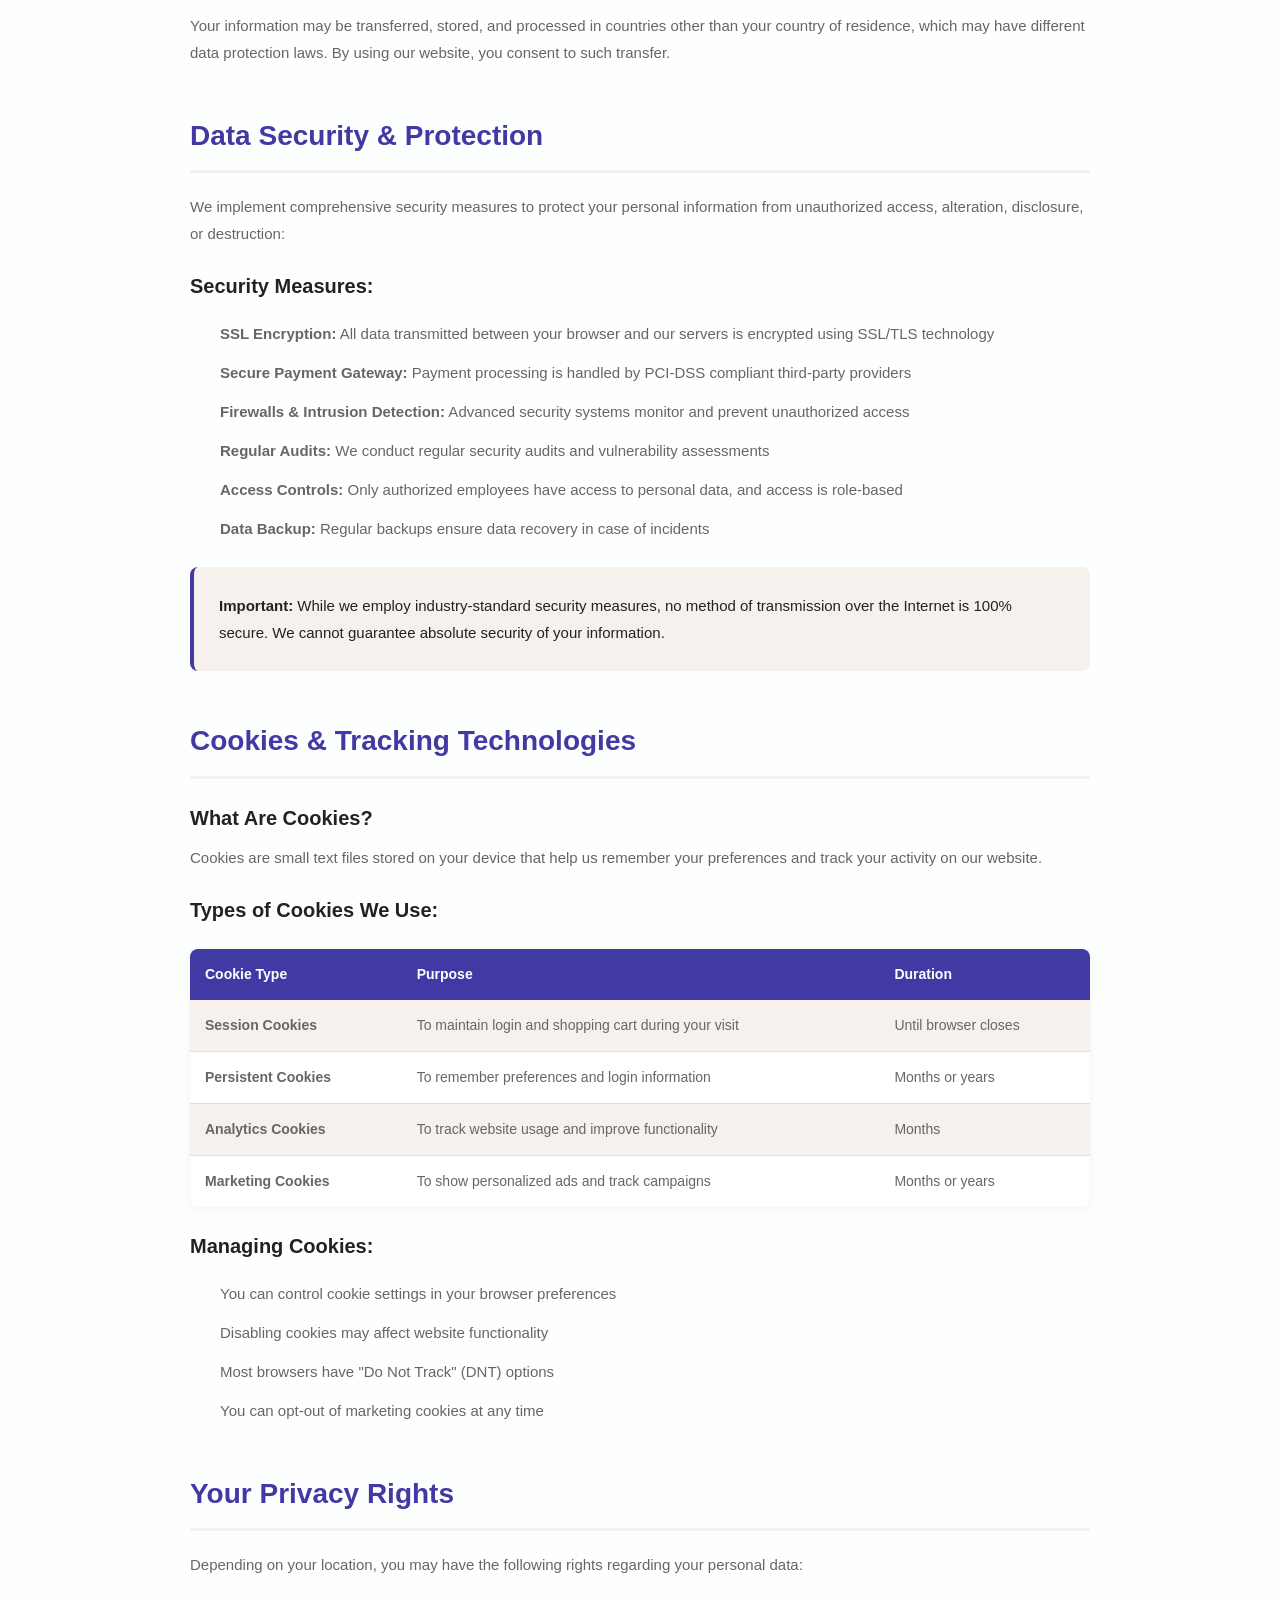
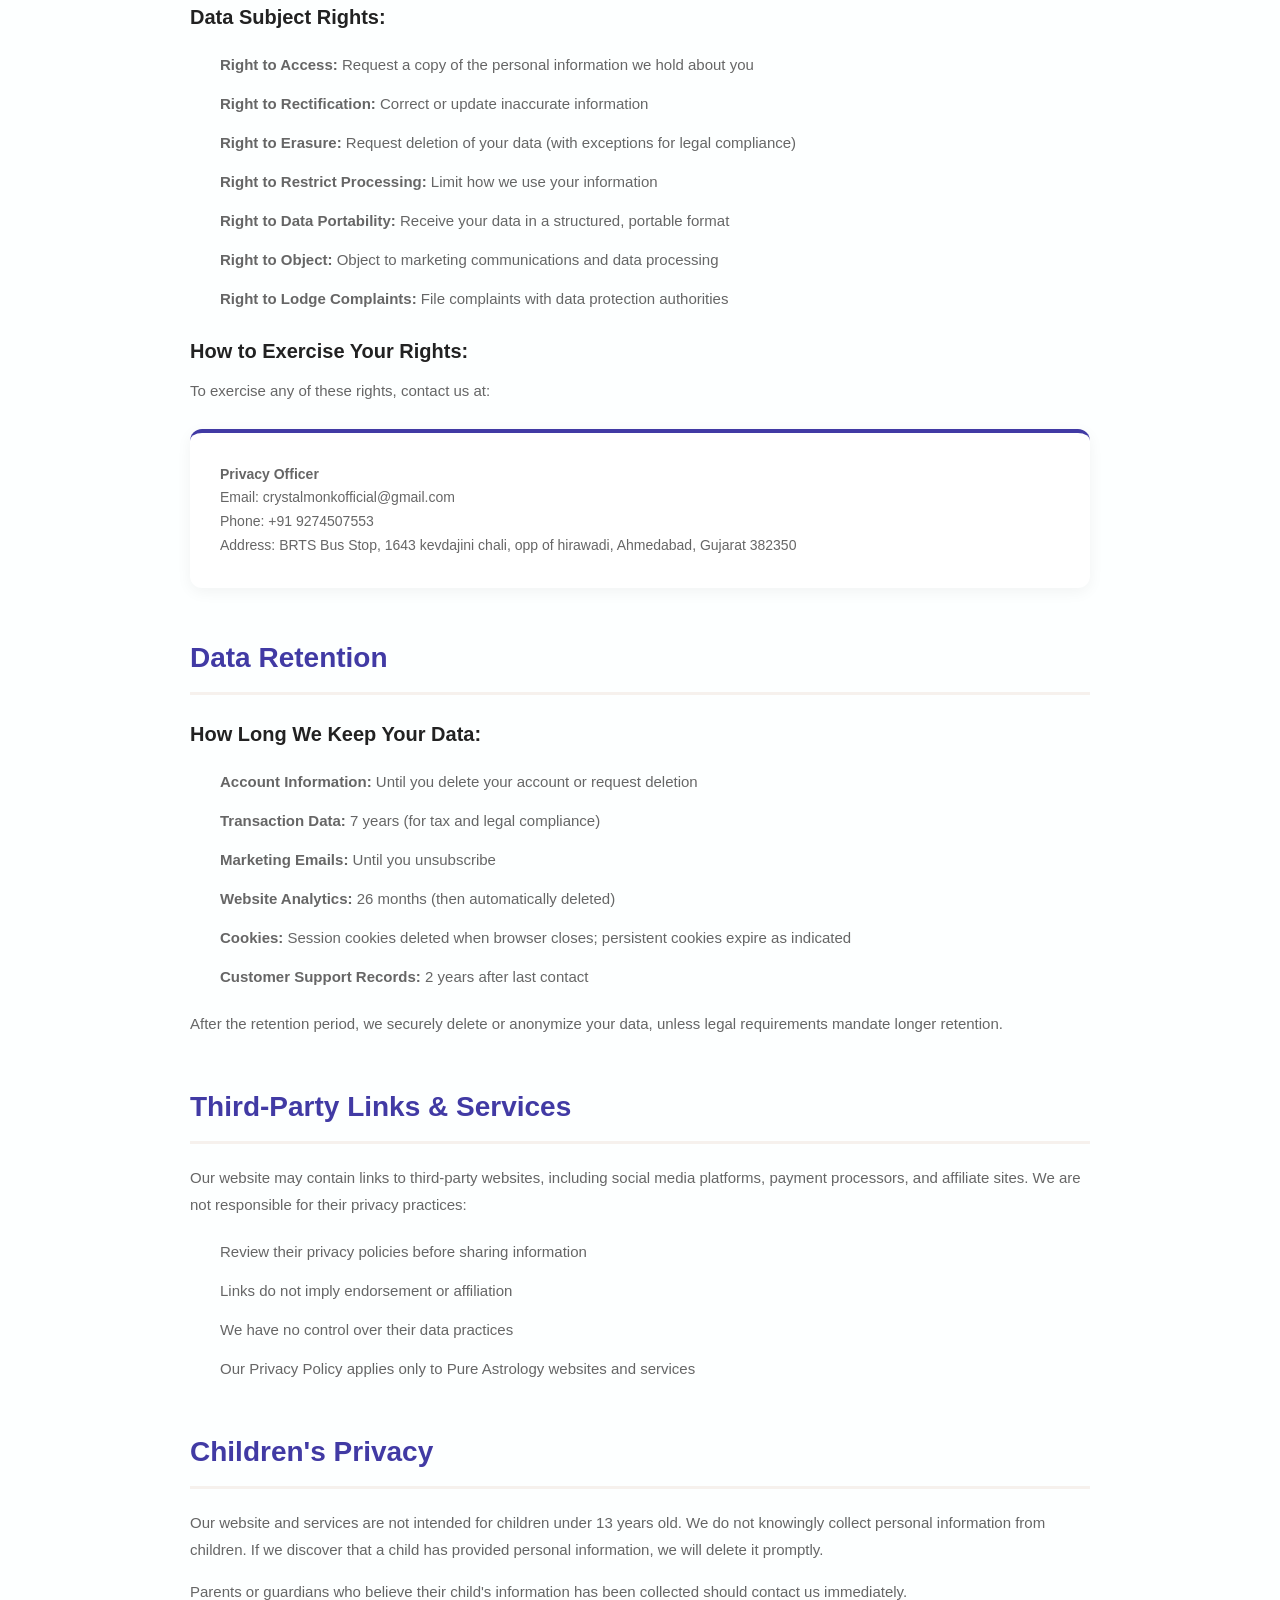
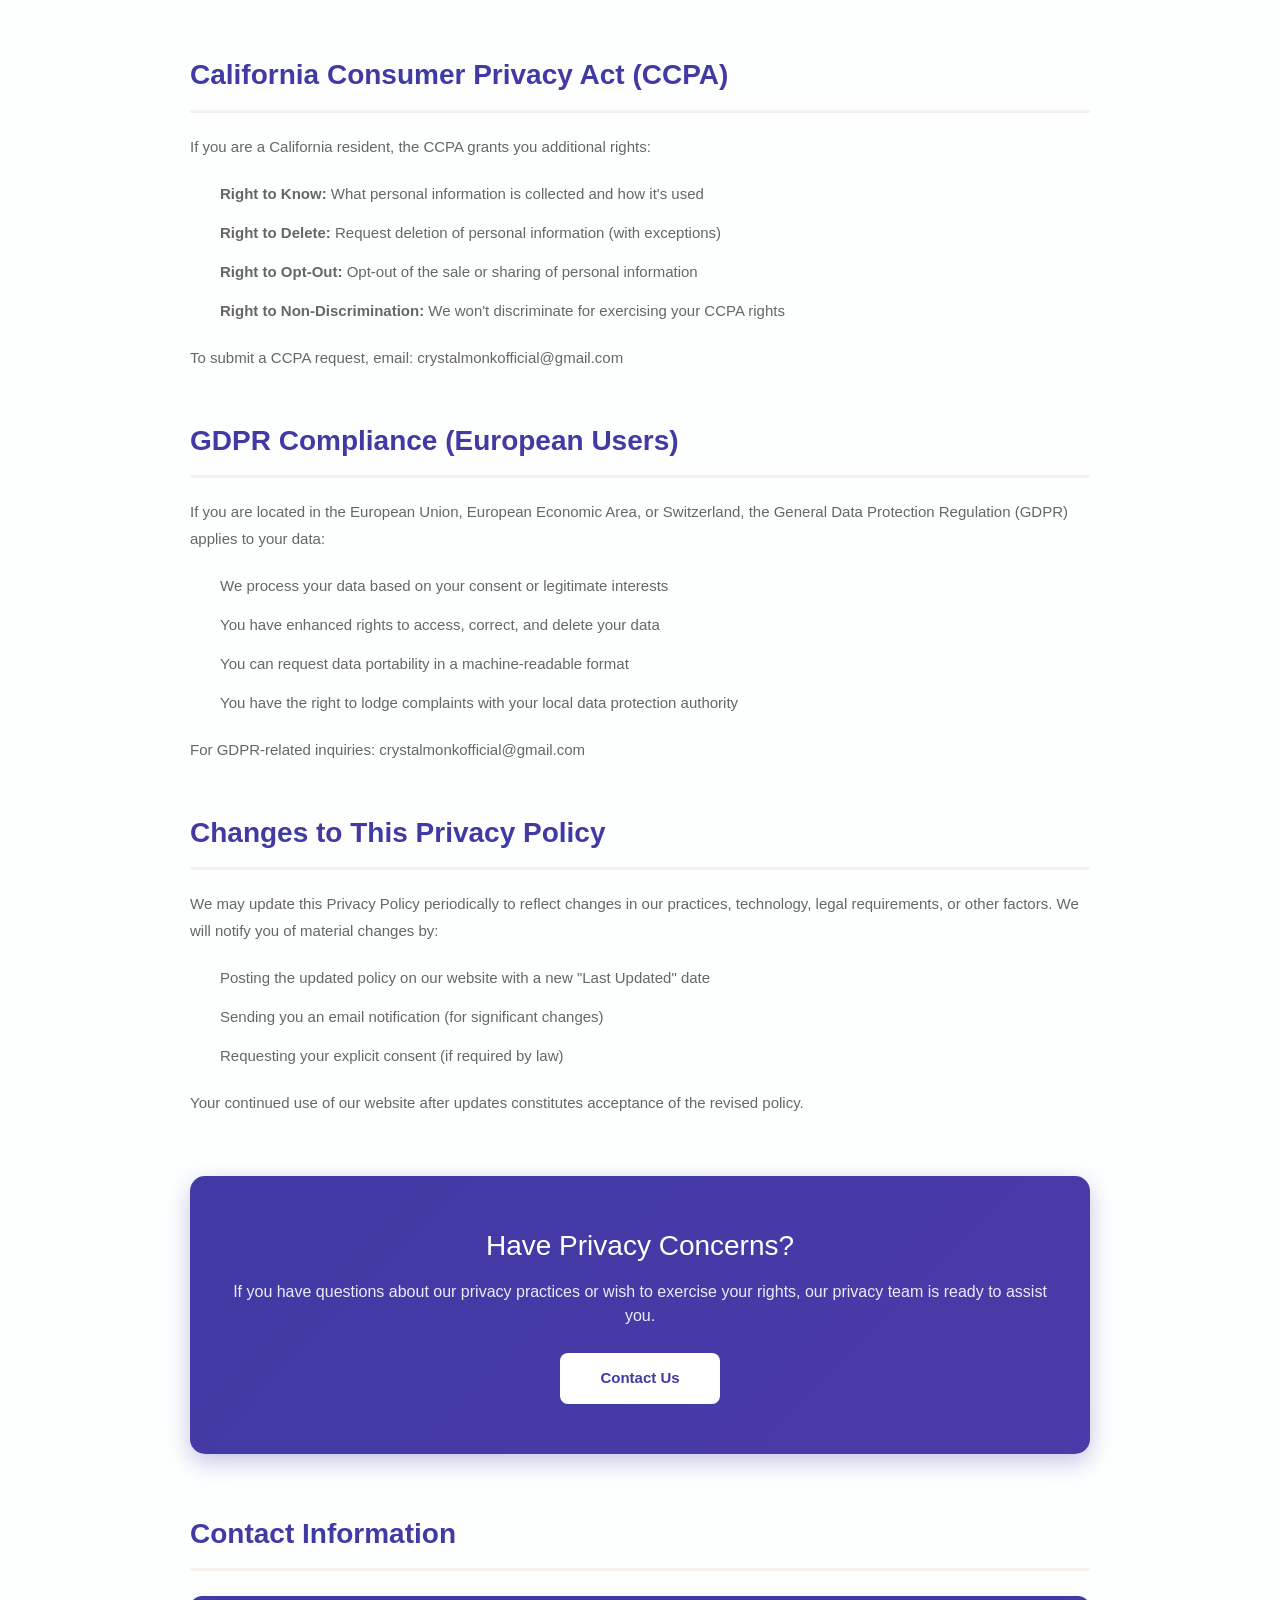
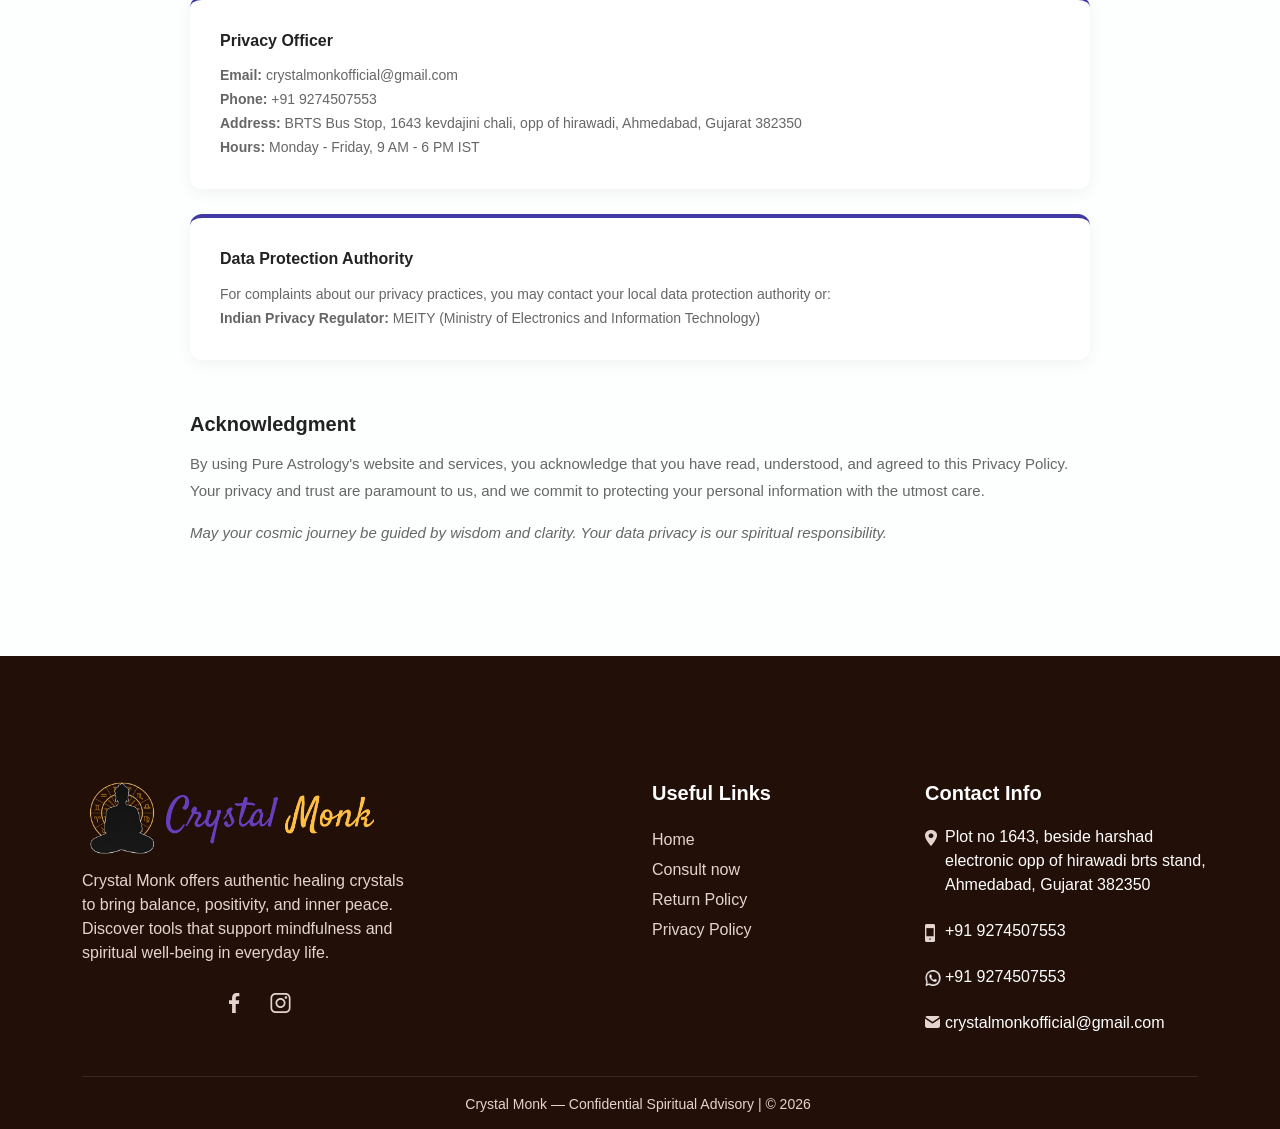
<file: privacy-policy.html>
<!DOCTYPE html>
<html lang="en">
<head>
    <meta charset="UTF-8">
    <meta name="viewport" content="width=device-width, initial-scale=1.0">
    <title>Privacy Policy - Crystal Monk</title>
    <link rel="stylesheet" href="assets/css/bootstrap.min.css">
    <link rel="stylesheet" href="assets/css/font-awesome.min.css">
    <link rel="stylesheet" href="assets/css/swiper-bundle.min.css">
    <link rel="stylesheet" href="assets/css/select2.min.css">
    <link rel="stylesheet" href="assets/css/flatpickr.min.css">
    <link rel="stylesheet" href="assets/css/style.css">
    <link rel="stylesheet" href="assets/css/responsive.css">
    <!-- favicon -->
    <link rel="icon" type="image/png" href="assets/images/image.png">
    <style>
        /* Policy Page Styles */
        .ayur-policy-hero {
            background: linear-gradient(135deg, #F6F1ED 0%, #E8DDD6 100%);
            padding: 80px 0;
            margin-bottom: 60px;
            text-align: center;
            position: relative;
            overflow: hidden;
        }

        .ayur-policy-hero::before {
            content: '';
            position: absolute;
            top: -50%;
            right: -10%;
            width: 400px;
            height: 400px;
            background: rgba(65, 58, 164, 0.1);
            border-radius: 50%;
            z-index: 0;
        }

        .ayur-policy-hero::after {
            content: '';
            position: absolute;
            bottom: -50%;
            left: -10%;
            width: 300px;
            height: 300px;
            background: rgba(65, 58, 164, 0.08);
            border-radius: 50%;
            z-index: 0;
        }

        .ayur-policy-hero .container {
            position: relative;
            z-index: 1;
        }

        .ayur-policy-hero h1 {
            font-size: 52px;
            color: #222;
            margin-bottom: 20px;
            font-weight: 700;
            letter-spacing: -0.5px;
        }

        .ayur-policy-hero p {
            font-size: 16px;
            color: #666;
            max-width: 700px;
            margin: 0 auto;
            line-height: 1.8;
        }

        /* Policy Content */
        .ayur-policy-content {
            padding: 60px 0;
            max-width: 900px;
            margin: 0 auto;
        }

        .ayur-policy-section {
            margin-bottom: 50px;
            animation: fadeInUp 0.6s ease;
        }

        @keyframes fadeInUp {
            from {
                opacity: 0;
                transform: translateY(30px);
            }
            to {
                opacity: 1;
                transform: translateY(0);
            }
        }

        .ayur-policy-section h2 {
            font-size: 28px;
            font-weight: 700;
            color: rgb(65, 58, 164);
            margin-bottom: 20px;
            padding-bottom: 15px;
            border-bottom: 3px solid #F6F1ED;
        }

        .ayur-policy-section h3 {
            font-size: 20px;
            font-weight: 600;
            color: #222;
            margin-top: 25px;
            margin-bottom: 12px;
        }

        .ayur-policy-section p {
            font-size: 15px;
            color: #666;
            line-height: 1.8;
            margin-bottom: 15px;
        }

        .ayur-policy-section ul,
        .ayur-policy-section ol {
            margin: 20px 0 20px 30px;
            font-size: 15px;
            color: #666;
            line-height: 1.8;
        }

        .ayur-policy-section ul li,
        .ayur-policy-section ol li {
            margin-bottom: 12px;
        }

        .ayur-policy-highlight {
            background: #F6F1ED;
            padding: 25px;
            border-left: 4px solid rgb(65, 58, 164);
            border-radius: 8px;
            margin: 25px 0;
        }

        .ayur-policy-highlight p {
            margin: 0;
            font-weight: 500;
            color: #222;
        }

        .ayur-policy-box {
            background: #fff;
            padding: 30px;
            border-radius: 12px;
            box-shadow: 0 4px 15px rgba(0, 0, 0, 0.05);
            margin: 25px 0;
            border-top: 4px solid rgb(65, 58, 164);
        }

        .ayur-policy-box h4 {
            font-size: 16px;
            font-weight: 600;
            color: #222;
            margin-bottom: 12px;
        }

        .ayur-policy-box p {
            margin: 0;
            font-size: 14px;
            color: #666;
            line-height: 1.7;
        }

        /* Table Styling */
        .ayur-policy-table {
            width: 100%;
            border-collapse: collapse;
            margin: 25px 0;
            background: #fff;
            border-radius: 8px;
            overflow: hidden;
            box-shadow: 0 2px 8px rgba(0, 0, 0, 0.05);
        }

        .ayur-policy-table th {
            background: rgb(65, 58, 164);
            color: white;
            padding: 15px;
            text-align: left;
            font-weight: 600;
            font-size: 14px;
        }

        .ayur-policy-table td {
            padding: 15px;
            border-bottom: 1px solid #E8DDD6;
            font-size: 14px;
            color: #666;
        }

        .ayur-policy-table tr:last-child td {
            border-bottom: none;
        }

        .ayur-policy-table tr:nth-child(even) {
            background: #F6F1ED;
        }

        /* Contact CTA */
        .ayur-policy-cta {
            background: linear-gradient(135deg, rgb(65, 58, 164) 0%, #4a3ba8 100%);
            padding: 50px 40px;
            border-radius: 15px;
            text-align: center;
            color: white;
            margin: 60px 0;
            box-shadow: 0 8px 24px rgba(65, 58, 164, 0.3);
        }

        .ayur-policy-cta h2 {
            color: white;
            border: none;
            padding: 0;
            margin-bottom: 15px;
            font-size: 28px;
        }

        .ayur-policy-cta p {
            color: rgba(255, 255, 255, 0.9);
            margin-bottom: 25px;
            font-size: 16px;
        }

        .ayur-policy-cta-btn {
            display: inline-block;
            background: white;
            color: rgb(65, 58, 164);
            padding: 14px 40px;
            border-radius: 8px;
            text-decoration: none;
            font-weight: 600;
            transition: all 0.3s ease;
            font-size: 15px;
        }

        .ayur-policy-cta-btn:hover {
            transform: translateY(-2px);
            box-shadow: 0 6px 18px rgba(0, 0, 0, 0.2);
        }
         /* Social Links */
        .ayur-social-links {
            display: flex;
            gap: 15px;
            margin-top: 5px;
        }


        .ayur-social-link {
            /* width: 45px;
            height: 45px;
            border-radius: 50%;
            background: rgb(65, 58, 164);
            color: rgb(65, 58, 164); */
            display: flex;
            align-items: center;
            justify-content: center;
            text-decoration: none;
            font-size: 16px;
            transition: all 0.3s ease;
            /* border: 1px solid #E8DDD6; */
        }

        .ayur-social-link:hover {
            /* background: rgb(65, 58, 164); */
            color: white;
            transform: translateY(-3px);
            /* box-shadow: 0 6px 18px rgba(65, 58, 164, 0.3); */
        }
        .ayur-footer-bottom{
            padding: 20px 0;
            text-align: center;
            font-size: 14px;
            color: #666;
        }

        /* Responsive */
        @media (max-width: 992px) {
            .ayur-policy-hero h1 {
                font-size: 40px;
            }

            .ayur-policy-section h2 {
                font-size: 24px;
            }
        }

        @media (max-width: 768px) {
            .ayur-policy-hero {
                padding: 60px 0;
                margin-bottom: 40px;
            }

            .ayur-policy-hero h1 {
                font-size: 32px;
            }

            .ayur-policy-content {
                padding: 40px 0;
            }

            .ayur-policy-box {
                padding: 20px;
            }

            .ayur-policy-cta {
                padding: 35px 25px;
                margin: 40px 0;
            }

            .ayur-policy-section h2 {
                font-size: 20px;
            }

            .ayur-policy-section h3 {
                font-size: 17px;
            }
        }

        @media (max-width: 576px) {
            .ayur-policy-hero {
                padding: 40px 0;
                margin-bottom: 30px;
            }

            .ayur-policy-hero h1 {
                font-size: 26px;
                margin-bottom: 15px;
            }

            .ayur-policy-hero p {
                font-size: 14px;
            }

            .ayur-policy-content {
                padding: 30px 0;
            }

            .ayur-policy-section p {
                font-size: 14px;
            }

            .ayur-policy-table {
                font-size: 12px;
            }

            .ayur-policy-table th,
            .ayur-policy-table td {
                padding: 10px;
            }
        }
    </style>
</head>
<body>
    <!------------- Loader start ----------->
    <div class="ayur-loader">
        <div class="ayur-spin">
            <img src="assets/images/loader.gif" alt="loader">
        </div>
    </div>
    <!------------- Loader End ----------->

    <!------------- Header Section start ----------->
    <div class="ayur-menu-wrapper">
        <div class="container">
            <div class="row align-items-center">
                <div class="col-lg-2 col-md-4 col-sm-5 col-6">
                    <div class="ayur-menu-logo">
                        <a href="index.html"><img src="assets/images/Logo.png"></a>
                    </div>
                </div>
                <div class="col-lg-10 col-md-8 col-sm-7 col-6">
                    <div class="ayur-navmenu-wrapper">
                        <div class="ayur-nav-menu">
                            <ul>
                                <li><a href="index.html">Home</a></li>
                                <li><a href="index.html#about">About</a></li>
                                <li><a href="shop.html">Shop</a></li>
                                <li><a href="contact.html">Contact</a></li>
                            </ul>
                        </div>
                        <div class="ayur-toggle-btn">
                            <span></span>
                            <span></span>
                            <span></span>
                        </div>
                    </div>
                </div>
            </div>
        </div>
    </div>
    <!------------- Header Section End ----------->

    <!------------- Privacy Policy Hero Section ----------->
    <div class="ayur-policy-hero">
        <div class="container">
            <h1>Privacy Policy</h1>
            <p>Your privacy is sacred to us. Learn how we protect your personal information and respect your cosmic journey.</p>
        </div>
    </div>
    <!------------- Privacy Policy Hero Section End ----------->

    <!------------- Policy Content ----------->
    <div class="container">
        <div class="ayur-policy-content">
            <!-- Introduction -->
            <div class="ayur-policy-section">
                <h2>Introduction</h2>
                <p>At Pure Astrology ("we," "us," "our," or "Company"), we are committed to protecting your privacy and ensuring transparency in how we collect, use, and safeguard your personal information. This Privacy Policy explains our practices regarding data collection and your rights as a valued customer and spiritual seeker.</p>
                
                <p><strong>Effective Date:</strong> February 2026</p>
                <p><strong>Last Updated:</strong> February 2026</p>
                
                <div class="ayur-policy-highlight">
                    <p><strong>Your Trust Matters:</strong> Just as we treat astrological stones with reverence and care, we handle your personal data with the highest level of respect and security.</p>
                </div>
            </div>

            <!-- Information We Collect -->
            <div class="ayur-policy-section">
                <h2>Information We Collect</h2>
                
                <h3>1. Personal Information You Provide:</h3>
                <ul>
                    <li><strong>Account Information:</strong> Name, email address, phone number, password</li>
                    <li><strong>Shipping & Billing Address:</strong> Street address, city, state, zip code, country</li>
                    <li><strong>Payment Information:</strong> Credit card details, bank account information (processed securely)</li>
                    <li><strong>Birth Details:</strong> Date of birth, time of birth, place of birth (for astrological recommendations)</li>
                    <li><strong>Zodiac Sign & Astrological Data:</strong> Zodiac sign, birth chart information (optional, for personalized recommendations)</li>
                    <li><strong>Contact Information:</strong> Communication preferences, inquiry details</li>
                    <li><strong>Customer Support:</strong> Messages, complaints, feedback, and testimonials</li>
                </ul>

                <h3>2. Information Collected Automatically:</h3>
                <ul>
                    <li><strong>Device Information:</strong> IP address, browser type, device type, operating system</li>
                    <li><strong>Usage Data:</strong> Pages visited, products viewed, time spent on site, links clicked</li>
                    <li><strong>Cookies & Tracking:</strong> Session cookies, persistent cookies, pixels for analytics</li>
                    <li><strong>Location Data:</strong> Approximate location based on IP address (not precise)</li>
                </ul>

                <h3>3. Information from Third Parties:</h3>
                <ul>
                    <li>Payment processors and financial institutions</li>
                    <li>Social media platforms (if you connect your account)</li>
                    <li>Shipping and logistics providers</li>
                    <li>Analytics and marketing partners</li>
                </ul>
            </div>

            <!-- How We Use Information -->
            <div class="ayur-policy-section">
                <h2>How We Use Your Information</h2>
                
                <p>We use the information we collect for the following purposes:</p>

                <h3>Primary Uses:</h3>
                <ul>
                    <li><strong>Order Processing:</strong> To process purchases, ship products, and manage returns/exchanges</li>
                    <li><strong>Account Management:</strong> To maintain your account, verify identity, and provide customer service</li>
                    <li><strong>Astrological Recommendations:</strong> To suggest suitable stones and products based on your zodiac sign and birth chart</li>
                    <li><strong>Payment Processing:</strong> To securely process transactions and prevent fraud</li>
                    <li><strong>Communication:</strong> To send order confirmations, shipping updates, and customer support responses</li>
                </ul>

                <h3>Marketing & Engagement:</h3>
                <ul>
                    <li>Sending promotional emails about new products and special offers (with consent)</li>
                    <li>Newsletters featuring astrological insights and wellness tips</li>
                    <li>Personalized product recommendations based on your purchases and preferences</li>
                    <li>Conducting surveys and collecting feedback for service improvement</li>
                </ul>

                <h3>Analytics & Improvement:</h3>
                <ul>
                    <li>Analyzing website traffic and user behavior to enhance user experience</li>
                    <li>Improving website functionality and performance</li>
                    <li>Understanding customer preferences and purchasing patterns</li>
                    <li>Fraud detection and prevention</li>
                </ul>

                <div class="ayur-policy-box">
                    <h4>🔒 Your Birth Chart Data</h4>
                    <p>If you share your birth details with us, we use this information solely to provide personalized astrological recommendations. We do not sell or share your birth chart data with third parties without explicit consent.</p>
                </div>
            </div>

            <!-- Data Sharing & Disclosure -->
            <div class="ayur-policy-section">
                <h2>Data Sharing & Disclosure</h2>
                
                <h3>We DO NOT Sell Your Data</h3>
                <p>Pure Astrology does not sell, rent, or lease your personal information to third parties for marketing purposes.</p>

                <h3>We DO Share Information With:</h3>
                <ul>
                    <li><strong>Service Providers:</strong> Payment processors, shipping companies, email services (under confidentiality agreements)</li>
                    <li><strong>Analytics Partners:</strong> Google Analytics, Facebook Pixel (for aggregated data only)</li>
                    <li><strong>Legal Compliance:</strong> When required by law, court order, or government request</li>
                    <li><strong>Business Transfers:</strong> In case of merger, acquisition, or business restructuring</li>
                    <li><strong>With Your Consent:</strong> When you explicitly authorize us to share your information</li>
                </ul>

                <h3>International Data Transfer:</h3>
                <p>Your information may be transferred, stored, and processed in countries other than your country of residence, which may have different data protection laws. By using our website, you consent to such transfer.</p>
            </div>

            <!-- Data Security -->
            <div class="ayur-policy-section">
                <h2>Data Security & Protection</h2>
                
                <p>We implement comprehensive security measures to protect your personal information from unauthorized access, alteration, disclosure, or destruction:</p>

                <h3>Security Measures:</h3>
                <ul>
                    <li><strong>SSL Encryption:</strong> All data transmitted between your browser and our servers is encrypted using SSL/TLS technology</li>
                    <li><strong>Secure Payment Gateway:</strong> Payment processing is handled by PCI-DSS compliant third-party providers</li>
                    <li><strong>Firewalls & Intrusion Detection:</strong> Advanced security systems monitor and prevent unauthorized access</li>
                    <li><strong>Regular Audits:</strong> We conduct regular security audits and vulnerability assessments</li>
                    <li><strong>Access Controls:</strong> Only authorized employees have access to personal data, and access is role-based</li>
                    <li><strong>Data Backup:</strong> Regular backups ensure data recovery in case of incidents</li>
                </ul>

                <div class="ayur-policy-highlight">
                    <p><strong>Important:</strong> While we employ industry-standard security measures, no method of transmission over the Internet is 100% secure. We cannot guarantee absolute security of your information.</p>
                </div>
            </div>

            <!-- Cookies & Tracking -->
            <div class="ayur-policy-section">
                <h2>Cookies & Tracking Technologies</h2>
                
                <h3>What Are Cookies?</h3>
                <p>Cookies are small text files stored on your device that help us remember your preferences and track your activity on our website.</p>

                <h3>Types of Cookies We Use:</h3>
                <table class="ayur-policy-table">
                    <tr>
                        <th>Cookie Type</th>
                        <th>Purpose</th>
                        <th>Duration</th>
                    </tr>
                    <tr>
                        <td><strong>Session Cookies</strong></td>
                        <td>To maintain login and shopping cart during your visit</td>
                        <td>Until browser closes</td>
                    </tr>
                    <tr>
                        <td><strong>Persistent Cookies</strong></td>
                        <td>To remember preferences and login information</td>
                        <td>Months or years</td>
                    </tr>
                    <tr>
                        <td><strong>Analytics Cookies</strong></td>
                        <td>To track website usage and improve functionality</td>
                        <td>Months</td>
                    </tr>
                    <tr>
                        <td><strong>Marketing Cookies</strong></td>
                        <td>To show personalized ads and track campaigns</td>
                        <td>Months or years</td>
                    </tr>
                </table>

                <h3>Managing Cookies:</h3>
                <ul>
                    <li>You can control cookie settings in your browser preferences</li>
                    <li>Disabling cookies may affect website functionality</li>
                    <li>Most browsers have "Do Not Track" (DNT) options</li>
                    <li>You can opt-out of marketing cookies at any time</li>
                </ul>
            </div>

            <!-- Your Rights -->
            <div class="ayur-policy-section">
                <h2>Your Privacy Rights</h2>
                
                <p>Depending on your location, you may have the following rights regarding your personal data:</p>

                <h3>Data Subject Rights:</h3>
                <ul>
                    <li><strong>Right to Access:</strong> Request a copy of the personal information we hold about you</li>
                    <li><strong>Right to Rectification:</strong> Correct or update inaccurate information</li>
                    <li><strong>Right to Erasure:</strong> Request deletion of your data (with exceptions for legal compliance)</li>
                    <li><strong>Right to Restrict Processing:</strong> Limit how we use your information</li>
                    <li><strong>Right to Data Portability:</strong> Receive your data in a structured, portable format</li>
                    <li><strong>Right to Object:</strong> Object to marketing communications and data processing</li>
                    <li><strong>Right to Lodge Complaints:</strong> File complaints with data protection authorities</li>
                </ul>

                <h3>How to Exercise Your Rights:</h3>
                <p>To exercise any of these rights, contact us at:</p>
                <div class="ayur-policy-box">
                    <p><strong>Privacy Officer</strong><br>
                    Email: crystalmonkofficial@gmail.com<br>
                    Phone: +91 9274507553<br>
                    Address: BRTS Bus Stop, 1643 kevdajini chali, opp of hirawadi, Ahmedabad, Gujarat 382350</p>
                </div>
            </div>

            <!-- Retention Policy -->
            <div class="ayur-policy-section">
                <h2>Data Retention</h2>
                
                <h3>How Long We Keep Your Data:</h3>
                <ul>
                    <li><strong>Account Information:</strong> Until you delete your account or request deletion</li>
                    <li><strong>Transaction Data:</strong> 7 years (for tax and legal compliance)</li>
                    <li><strong>Marketing Emails:</strong> Until you unsubscribe</li>
                    <li><strong>Website Analytics:</strong> 26 months (then automatically deleted)</li>
                    <li><strong>Cookies:</strong> Session cookies deleted when browser closes; persistent cookies expire as indicated</li>
                    <li><strong>Customer Support Records:</strong> 2 years after last contact</li>
                </ul>

                <p>After the retention period, we securely delete or anonymize your data, unless legal requirements mandate longer retention.</p>
            </div>

            <!-- Third-Party Links -->
            <div class="ayur-policy-section">
                <h2>Third-Party Links & Services</h2>
                
                <p>Our website may contain links to third-party websites, including social media platforms, payment processors, and affiliate sites. We are not responsible for their privacy practices:</p>

                <ul>
                    <li>Review their privacy policies before sharing information</li>
                    <li>Links do not imply endorsement or affiliation</li>
                    <li>We have no control over their data practices</li>
                    <li>Our Privacy Policy applies only to Pure Astrology websites and services</li>
                </ul>
            </div>

            <!-- Children's Privacy -->
            <div class="ayur-policy-section">
                <h2>Children's Privacy</h2>
                
                <p>Our website and services are not intended for children under 13 years old. We do not knowingly collect personal information from children. If we discover that a child has provided personal information, we will delete it promptly.</p>

                <p>Parents or guardians who believe their child's information has been collected should contact us immediately.</p>
            </div>

            <!-- California Privacy -->
            <div class="ayur-policy-section">
                <h2>California Consumer Privacy Act (CCPA)</h2>
                
                <p>If you are a California resident, the CCPA grants you additional rights:</p>

                <ul>
                    <li><strong>Right to Know:</strong> What personal information is collected and how it's used</li>
                    <li><strong>Right to Delete:</strong> Request deletion of personal information (with exceptions)</li>
                    <li><strong>Right to Opt-Out:</strong> Opt-out of the sale or sharing of personal information</li>
                    <li><strong>Right to Non-Discrimination:</strong> We won't discriminate for exercising your CCPA rights</li>
                </ul>

                <p>To submit a CCPA request, email: crystalmonkofficial@gmail.com</p>
            </div>

            <!-- GDPR Compliance -->
            <div class="ayur-policy-section">
                <h2>GDPR Compliance (European Users)</h2>
                
                <p>If you are located in the European Union, European Economic Area, or Switzerland, the General Data Protection Regulation (GDPR) applies to your data:</p>

                <ul>
                    <li>We process your data based on your consent or legitimate interests</li>
                    <li>You have enhanced rights to access, correct, and delete your data</li>
                    <li>You can request data portability in a machine-readable format</li>
                    <li>You have the right to lodge complaints with your local data protection authority</li>
                </ul>

                <p>For GDPR-related inquiries: crystalmonkofficial@gmail.com</p>
            </div>

            <!-- Changes to Policy -->
            <div class="ayur-policy-section">
                <h2>Changes to This Privacy Policy</h2>
                
                <p>We may update this Privacy Policy periodically to reflect changes in our practices, technology, legal requirements, or other factors. We will notify you of material changes by:</p>

                <ul>
                    <li>Posting the updated policy on our website with a new "Last Updated" date</li>
                    <li>Sending you an email notification (for significant changes)</li>
                    <li>Requesting your explicit consent (if required by law)</li>
                </ul>

                <p>Your continued use of our website after updates constitutes acceptance of the revised policy.</p>
            </div>

            <!-- CTA Section -->
            <div class="ayur-policy-cta">
                <h2>Have Privacy Concerns?</h2>
                <p>If you have questions about our privacy practices or wish to exercise your rights, our privacy team is ready to assist you.</p>
                <a href="contact.html" class="ayur-policy-cta-btn">Contact Us</a>
            </div>

            <!-- Contact Information -->
            <div class="ayur-policy-section">
                <h2>Contact Information</h2>
                
                <div class="ayur-policy-box">
                    <h4>Privacy Officer</h4>
                    <p><strong>Email:</strong> crystalmonkofficial@gmail.com<br>
                    <strong>Phone:</strong> +91 9274507553<br>
                    <strong>Address:</strong> BRTS Bus Stop, 1643 kevdajini chali, opp of hirawadi, Ahmedabad, Gujarat 382350<br>
                    <strong>Hours:</strong> Monday - Friday, 9 AM - 6 PM IST</p>
                </div>

                <div class="ayur-policy-box">
                    <h4>Data Protection Authority</h4>
                    <p>For complaints about our privacy practices, you may contact your local data protection authority or:
                    <br><strong>Indian Privacy Regulator:</strong> MEITY (Ministry of Electronics and Information Technology)</p>
                </div>
            </div>

            <!-- Footer Note -->
            <div class="ayur-policy-section">
                <h3>Acknowledgment</h3>
                <p>By using Pure Astrology's website and services, you acknowledge that you have read, understood, and agreed to this Privacy Policy. Your privacy and trust are paramount to us, and we commit to protecting your personal information with the utmost care.</p>
                <p><em>May your cosmic journey be guided by wisdom and clarity. Your data privacy is our spiritual responsibility.</em></p>
            </div>
        </div>
    </div>
    <!------------- Policy Content End ----------->

<!------------- footer Section start ----------->
    <div class="ayur-footer-section">
        <div class="container">
            <div class="ayur-footer-sec">
                <div class="row">
                    <div class="col-lg-4 col-md-6 col-sm-6">
                        <div class="ayur-footer-logosec">
                            <div class="ayur-footer-logo">
                                <img height="80" src="assets/images/image.png" alt="logo" />
                                <img height="50" src="assets/images/FAVICON-name.png" alt="logo" />
                                <!-- <img height="80" src="assets/images/logo.png" alt="logo" /> -->
                            </div>
                            <p>
                                Crystal Monk offers authentic healing crystals to bring balance, positivity, and inner peace.
                                Discover tools that support mindfulness and spiritual well-being in everyday life.
                            </p>
                            <ul class="ayur-social-link">
                                <li>
                                    <a href="https://www.facebook.com/people/Crystal-Monk/61587259095692/" target="_blank" rel="noopener noreferrer" title="Facebook">
                                        <svg width="11" height="20" viewBox="0 0 11 20" fill="none"
                                            xmlns="http://www.w3.org/2000/svg">
                                            <path
                                                d="M6.74157 20V10.8777H9.80231L10.2615 7.32156H6.74157V5.05147C6.74157 4.0222 7.02622 3.32076 8.50386 3.32076L10.3854 3.31999V0.13923C10.06 0.0969453 8.94308 0 7.64308 0C4.92848 0 3.07002 1.65697 3.07002 4.69927V7.32156H0V10.8777H3.07002V20H6.74157Z"
                                                fill="#E4D4CF" />
                                        </svg>
                                    </a>
                                </li>
                                <li>
                                    <a href="https://www.instagram.com/crystalmonkofficial" target="_blank" rel="noopener noreferrer" title="Instagram">
                                        <svg width="21" height="20" viewBox="0 0 21 20" fill="none"
                                            xmlns="http://www.w3.org/2000/svg">
                                            <path
                                                d="M15.4996 0H5.49988C2.75019 0 0.5 2.25019 0.5 4.99988V15.0001C0.5 17.7491 2.75019 20 5.49988 20H15.4996C18.2493 20 20.4995 17.7491 20.4995 15.0001V4.99988C20.4995 2.25019 18.2493 0 15.4996 0ZM18.8328 15.0001C18.8328 16.8376 17.3381 18.3333 15.4996 18.3333H5.49988C3.66218 18.3333 2.16671 16.8376 2.16671 15.0001V4.99988C2.16671 3.16193 3.66218 1.66671 5.49988 1.66671H15.4996C17.3381 1.66671 18.8328 3.16193 18.8328 4.99988V15.0001Z"
                                                fill="#E4D4CF" />
                                            <path
                                                d="M15.9172 5.83295C16.6075 5.83295 17.1672 5.27332 17.1672 4.58298C17.1672 3.89264 16.6075 3.33301 15.9172 3.33301C15.2269 3.33301 14.6672 3.89264 14.6672 4.58298C14.6672 5.27332 15.2269 5.83295 15.9172 5.83295Z"
                                                fill="#E4D4CF" />
                                            <path
                                                d="M10.4999 5C7.73793 5 5.5 7.23818 5.5 9.99988C5.5 12.7606 7.73793 15.0002 10.4999 15.0002C13.261 15.0002 15.4998 12.7606 15.4998 9.99988C15.4998 7.23818 13.261 5 10.4999 5ZM10.4999 13.3335C8.65915 13.3335 7.16671 11.8411 7.16671 9.99988C7.16671 8.15866 8.65915 6.66671 10.4999 6.66671C12.3406 6.66671 13.833 8.15866 13.833 9.99988C13.833 11.8411 12.3406 13.3335 10.4999 13.3335Z"
                                                fill="#E4D4CF" />
                                        </svg>
                                    </a>
                                </li>
                            </ul>
                        </div>
                    </div>
                    <div class="col-lg-2 col-md-6 col-sm-6">
                        
                    </div>
                    <div class="col-lg-3 col-md-6 col-sm-6">
                        <div class="ayur-footer-box">
                            <h4>Useful Links</h4>
                            <ul class="ayur-links">
                                <li><a href="index.html">Home</a></li>
                                <li><a href="/#consultation">Consult now</a></li>
                                <li><a href="return-policy.html">Return Policy</a></li>
                                <li><a href="privacy-policy.html">Privacy Policy</a></li>
                            </ul>
                        </div>
                    </div>
                    <div class="col-lg-3 col-md-6 col-sm-6 px-0">
                        <div class="ayur-footer-box">
                            <h4>Contact Info</h4>
                            <ul class="ayur-contact-list">
                                <li class="ayur-contact-box">
                                    <img src="assets/images/location.png" alt="icon" />
                                    <p>Plot no 1643, beside harshad electronic opp of hirawadi brts stand, Ahmedabad, Gujarat 382350</p>
                                </li>
                                <li class="ayur-contact-box">
                                    <img src="assets/images/mobile.png" alt="icon" />
                                    <p><a href="tel:+919274507553">+91 9274507553</a></p>
                                </li>
                                <li class="ayur-contact-box">
                                    <img src="assets/images/wa-icon.png" width="16" alt="icon" />
                                    <p><a href="https://wa.me/919274507553">+91 9274507553</a></p>                                
                                </li>
                                <li class="ayur-contact-box">
                                    <img src="assets/images/email.png" alt="icon" />
                                    <p><a href="mailto:crystalmonkofficial@gmail.com">crystalmonkofficial@gmail.com</a></p>
                                </li>
                            </ul>
                        </div>
                    </div>
                </div>
            </div>
            <div class="row">
                <div class="col-xl-12 col-lg-12 col-md-12 col-sm-12 col-12">
                    <div class="ayur-copyright-para">
                        <p>Crystal Monk — Confidential Spiritual Advisory | © 2026 </p>
                    </div>
                </div>
            </div>
        </div>
    </div>
    <!------------- footer Section end ----------->

    <!-- Scripts -->
    <script src="assets/js/jquery.js"></script>
    <script src="assets/js/bootstrap.bundle.min.js"></script>
    <script src="assets/js/swiper-bundle.min.js"></script>
    <script src="assets/js/select2.min.js"></script>
    <script src="assets/js/flatpickr.js"></script>
    <script src="assets/js/vanilla-tilt.min.js"></script>
    <script src="assets/js/SmoothScroll.min.js"></script>
    <script src="assets/js/custom.js"></script>

    <audio id="bg-audio" loop>
    <source src="assets/audio/bg-music.mp3" type="audio/mpeg">
    </audio>

    <img id="audio-btn" src="assets/images/play.png" alt="audio control">

    <style>
    #audio-btn {
        position: fixed;
        left: 0px;
        top: 50%;
        transform: translateY(-50%);
        padding: 12px 8px;
        font-size: 16px;
        background: #ff9800;
        border: none;
        border-radius: 0px 18px 18px 0px;
        cursor: pointer;
        color: white;
        z-index: 9999;
    }
    @media (max-width: 576px) {
        #audio-btn {
            padding: 10px 6px;
            top: 80%;
        }
    }
    </style>

    <script>
        const audio = document.getElementById("bg-audio");
        const btn = document.getElementById("audio-btn");

        const playImg = "assets/images/play.png";
        const pauseImg = "assets/images/pause.png";

        audio.volume = 0.2;

        btn.addEventListener("click", () => {
            if (audio.paused) {
            audio.play();
             btn.src = pauseImg;
            } else {
            audio.pause();
            btn.src = playImg;
            }
        });
    </script>

</body>
</html>
</file>
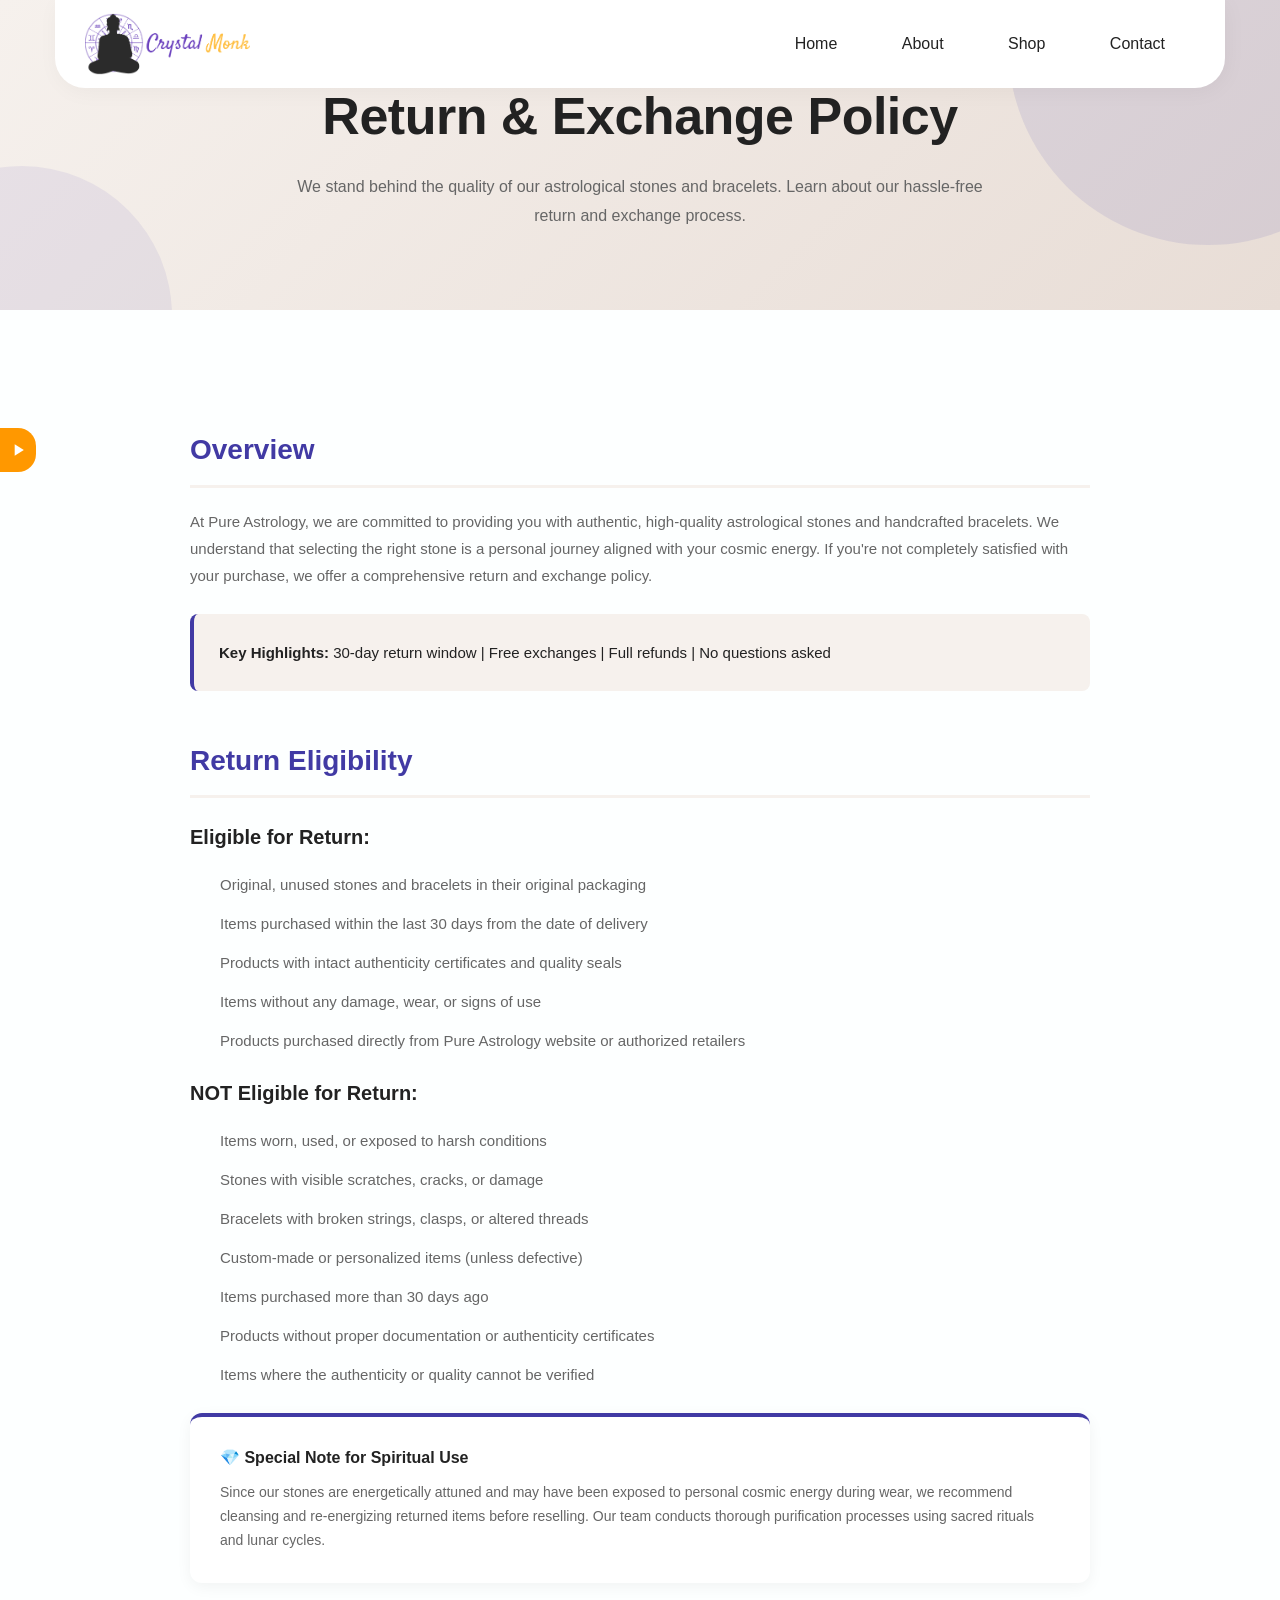
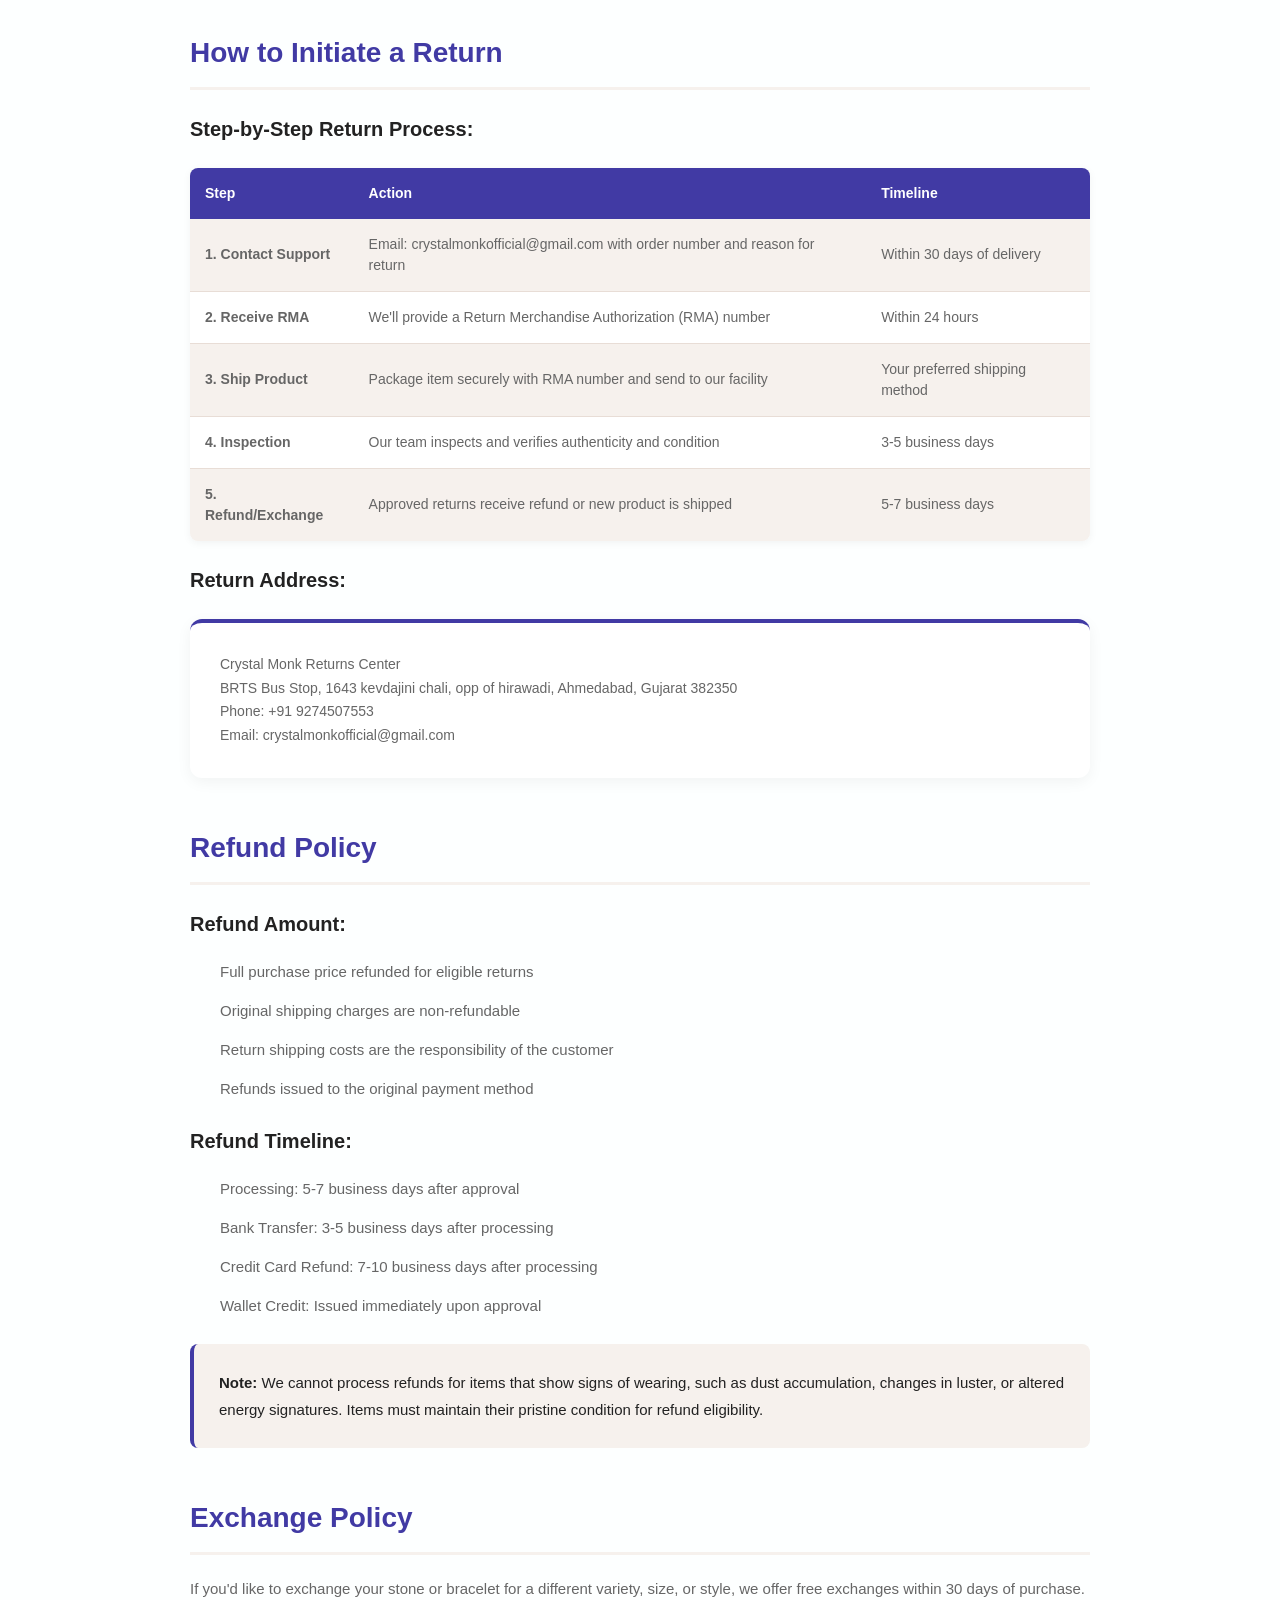
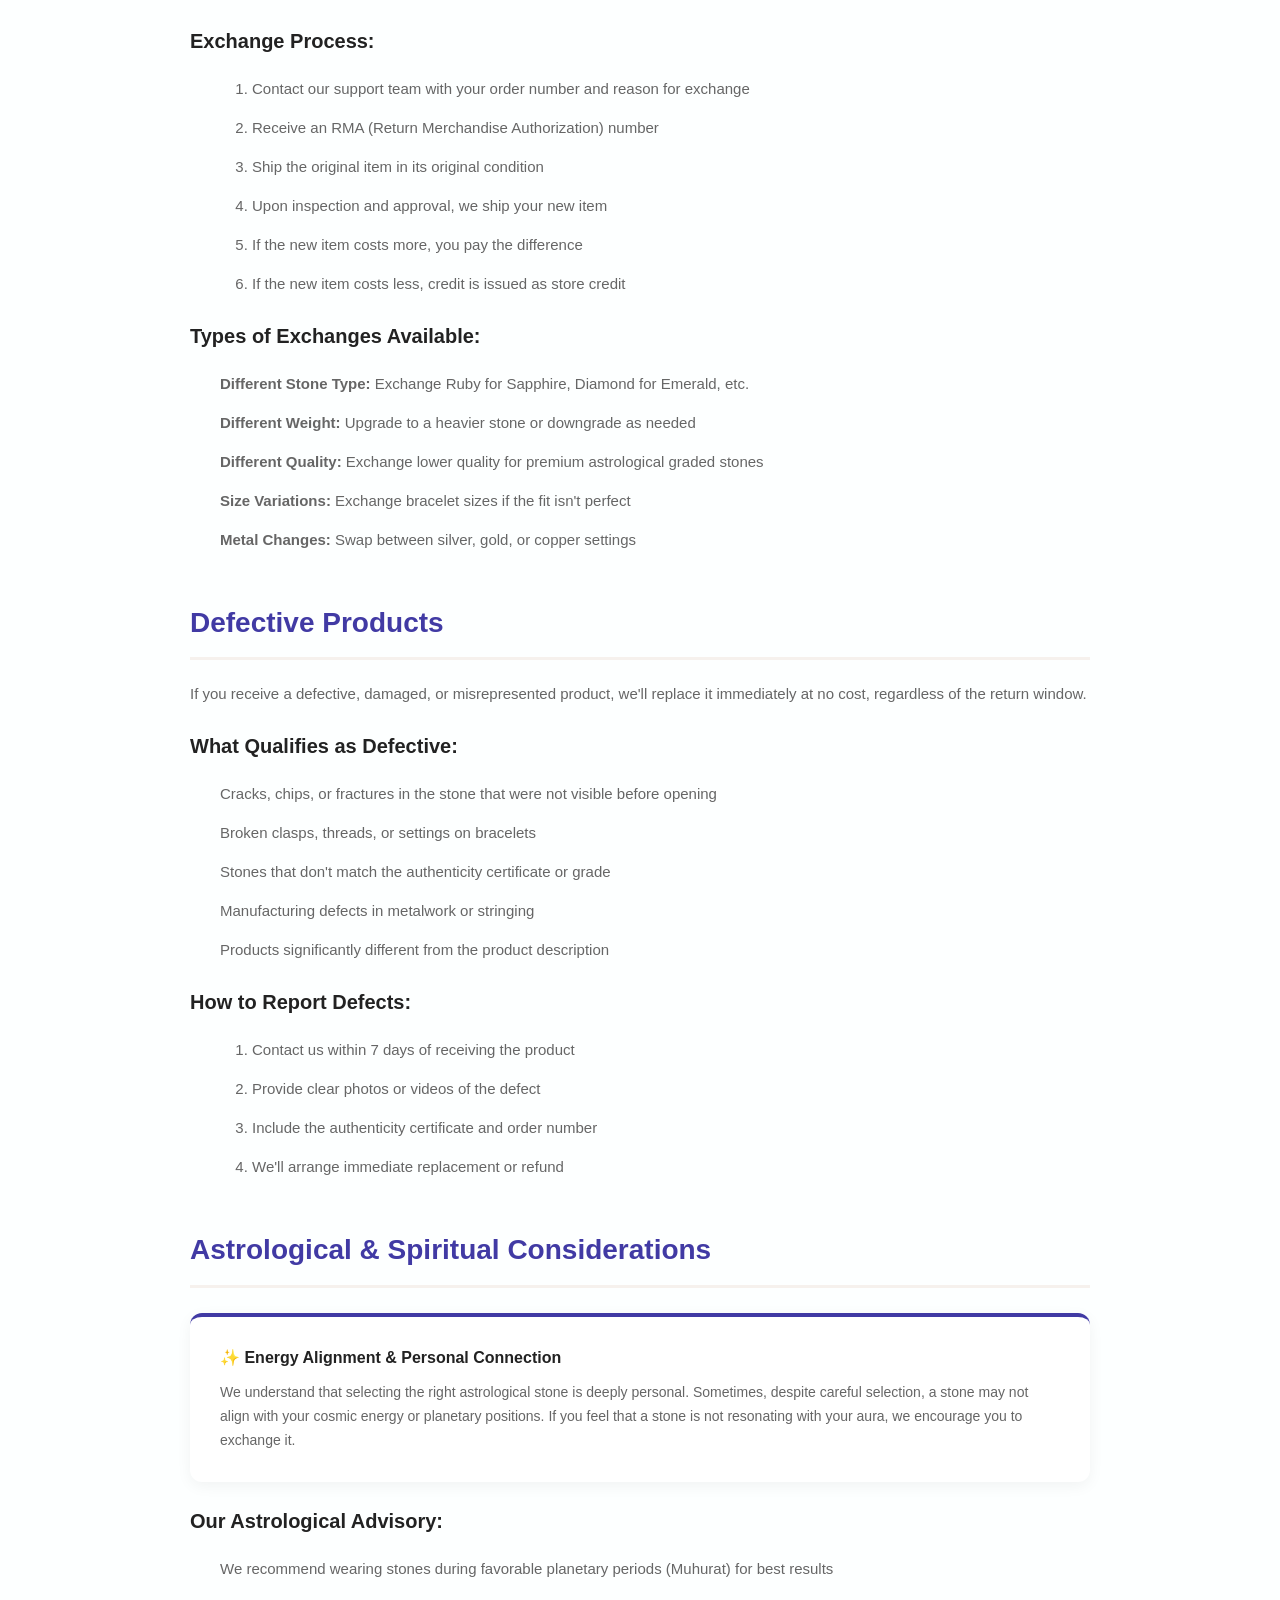
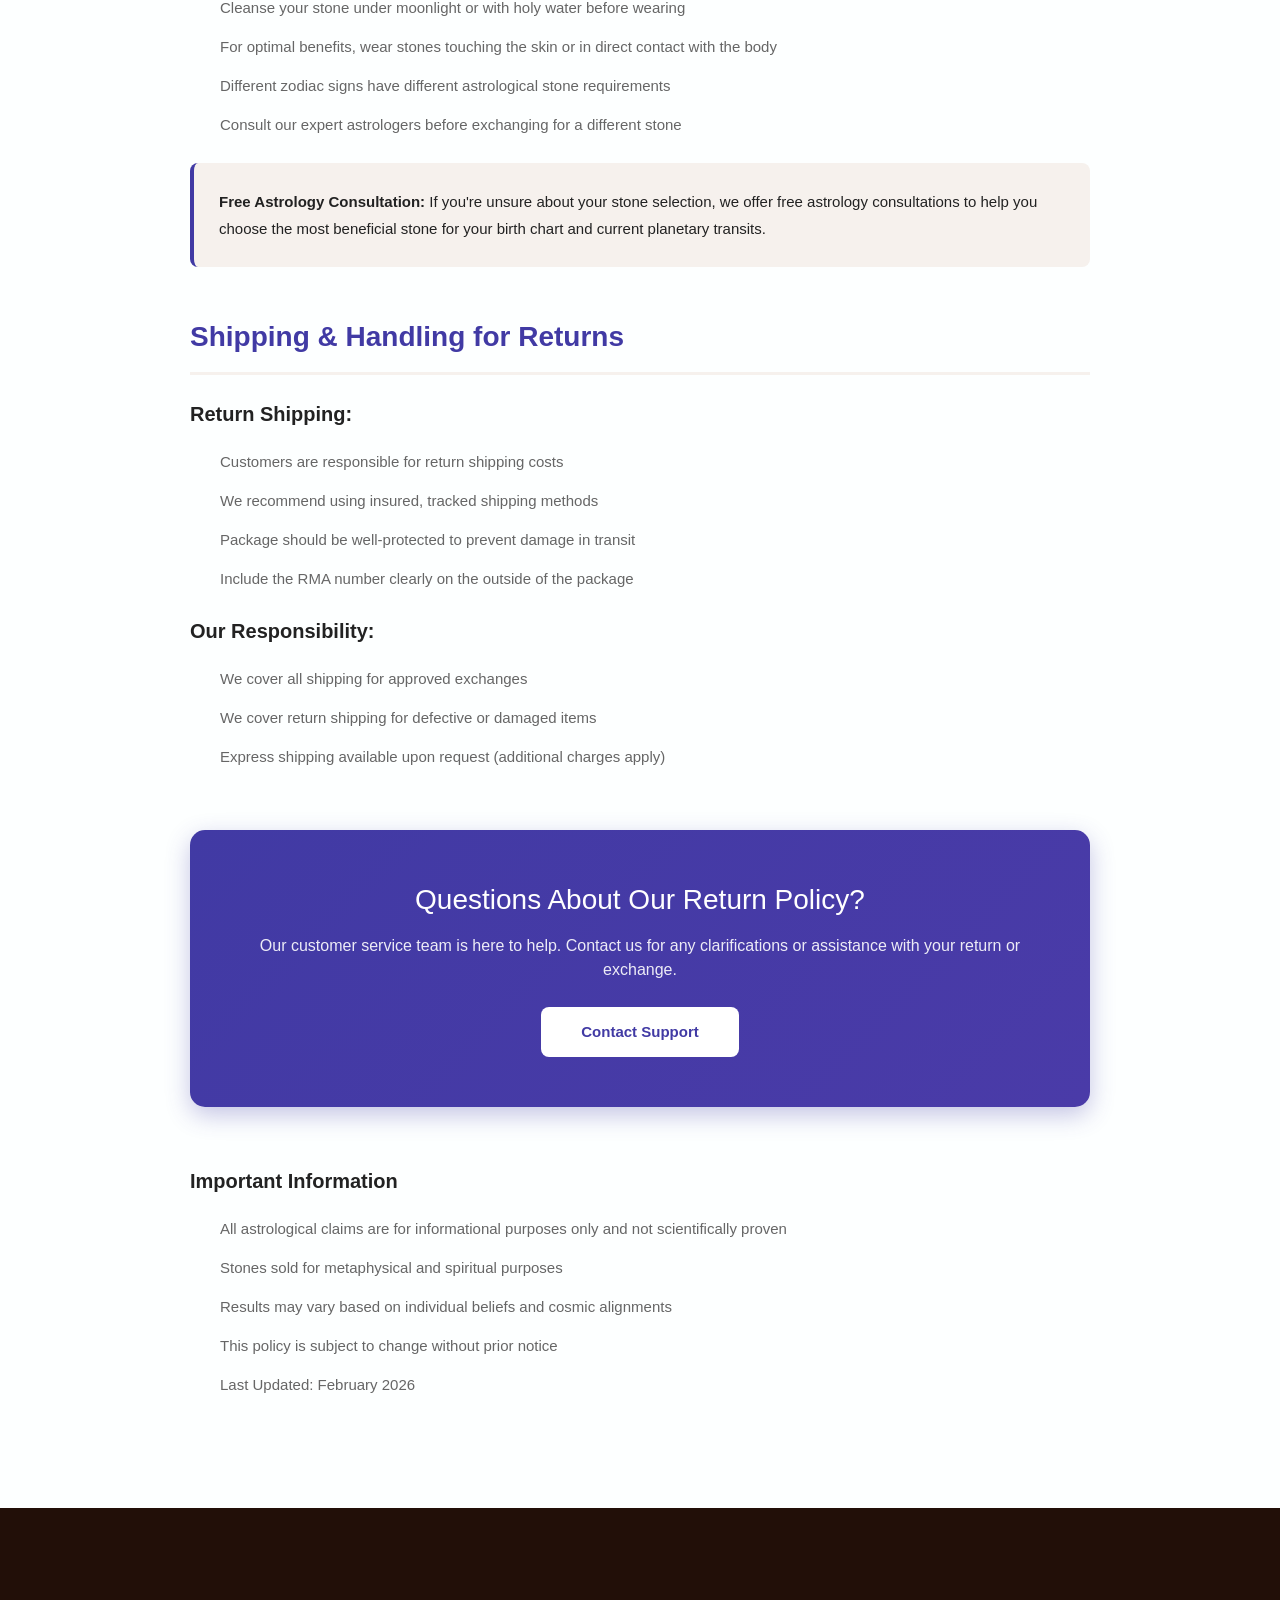
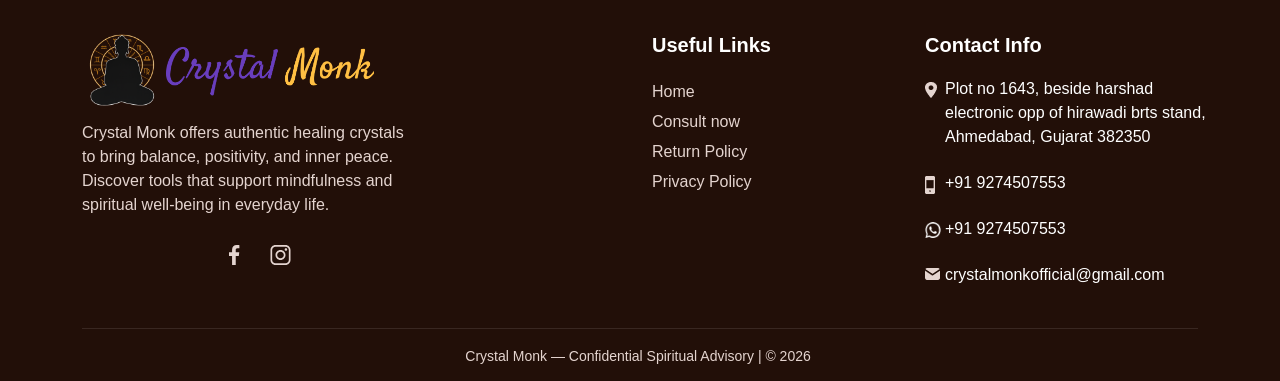
<file: return-policy.html>
<!DOCTYPE html>
<html lang="en">
<head>
    <meta charset="UTF-8">
    <meta name="viewport" content="width=device-width, initial-scale=1.0">
    <title>Return Policy - Crystal Monk</title>
    <link rel="stylesheet" href="assets/css/bootstrap.min.css">
    <link rel="stylesheet" href="assets/css/font-awesome.min.css">
    <link rel="stylesheet" href="assets/css/swiper-bundle.min.css">
    <link rel="stylesheet" href="assets/css/select2.min.css">
    <link rel="stylesheet" href="assets/css/flatpickr.min.css">
    <link rel="stylesheet" href="assets/css/style.css">
    <link rel="stylesheet" href="assets/css/responsive.css">
    <!-- favicon -->
    <link rel="icon" type="image/png" href="assets/images/image.png">
    <style>
        /* Policy Page Styles */
        .ayur-policy-hero {
            background: linear-gradient(135deg, #F6F1ED 0%, #E8DDD6 100%);
            padding: 80px 0;
            margin-bottom: 60px;
            text-align: center;
            position: relative;
            overflow: hidden;
        }

        .ayur-policy-hero::before {
            content: '';
            position: absolute;
            top: -50%;
            right: -10%;
            width: 400px;
            height: 400px;
            background: rgba(65, 58, 164, 0.1);
            border-radius: 50%;
            z-index: 0;
        }

        .ayur-policy-hero::after {
            content: '';
            position: absolute;
            bottom: -50%;
            left: -10%;
            width: 300px;
            height: 300px;
            background: rgba(65, 58, 164, 0.08);
            border-radius: 50%;
            z-index: 0;
        }

        .ayur-policy-hero .container {
            position: relative;
            z-index: 1;
        }

        .ayur-policy-hero h1 {
            font-size: 52px;
            color: #222;
            margin-bottom: 20px;
            font-weight: 700;
            letter-spacing: -0.5px;
        }

        .ayur-policy-hero p {
            font-size: 16px;
            color: #666;
            max-width: 700px;
            margin: 0 auto;
            line-height: 1.8;
        }
         /* Social Links */
        .ayur-social-links {
            display: flex;
            gap: 15px;
            margin-top: 5px;

        }


        .ayur-social-link {
            /* width: 45px;
            height: 45px;
            border-radius: 50%;
            background: rgb(65, 58, 164);
            color: rgb(65, 58, 164); */
            display: flex;
            align-items: center;
            justify-content: center;
            text-decoration: none;
            font-size: 16px;
            transition: all 0.3s ease;
            /* border: 1px solid #E8DDD6; */
        }

        .ayur-social-link:hover {
            /* background: rgb(65, 58, 164); */
            color: white;
            transform: translateY(-3px);
            /* box-shadow: 0 6px 18px rgba(65, 58, 164, 0.3); */
        }

        /* Policy Content */
        .ayur-policy-content {
            padding: 60px 0;
            max-width: 900px;
            margin: 0 auto;
        }

        .ayur-policy-section {
            margin-bottom: 50px;
            animation: fadeInUp 0.6s ease;
        }

        @keyframes fadeInUp {
            from {
                opacity: 0;
                transform: translateY(30px);
            }
            to {
                opacity: 1;
                transform: translateY(0);
            }
        }

        .ayur-policy-section h2 {
            font-size: 28px;
            font-weight: 700;
            color: rgb(65, 58, 164);
            margin-bottom: 20px;
            padding-bottom: 15px;
            border-bottom: 3px solid #F6F1ED;
        }

        .ayur-policy-section h3 {
            font-size: 20px;
            font-weight: 600;
            color: #222;
            margin-top: 25px;
            margin-bottom: 12px;
        }

        .ayur-policy-section p {
            font-size: 15px;
            color: #666;
            line-height: 1.8;
            margin-bottom: 15px;
        }

        .ayur-policy-section ul,
        .ayur-policy-section ol {
            margin: 20px 0 20px 30px;
            font-size: 15px;
            color: #666;
            line-height: 1.8;
        }

        .ayur-policy-section ul li,
        .ayur-policy-section ol li {
            margin-bottom: 12px;
        }

        .ayur-policy-highlight {
            background: #F6F1ED;
            padding: 25px;
            border-left: 4px solid rgb(65, 58, 164);
            border-radius: 8px;
            margin: 25px 0;
        }

        .ayur-policy-highlight p {
            margin: 0;
            font-weight: 500;
            color: #222;
        }

        .ayur-policy-box {
            background: #fff;
            padding: 30px;
            border-radius: 12px;
            box-shadow: 0 4px 15px rgba(0, 0, 0, 0.05);
            margin: 25px 0;
            border-top: 4px solid rgb(65, 58, 164);
        }

        .ayur-policy-box h4 {
            font-size: 16px;
            font-weight: 600;
            color: #222;
            margin-bottom: 12px;
        }

        .ayur-policy-box p {
            margin: 0;
            font-size: 14px;
            color: #666;
            line-height: 1.7;
        }

        /* Table Styling */
        .ayur-policy-table {
            width: 100%;
            border-collapse: collapse;
            margin: 25px 0;
            background: #fff;
            border-radius: 8px;
            overflow: hidden;
            box-shadow: 0 2px 8px rgba(0, 0, 0, 0.05);
        }

        .ayur-policy-table th {
            background: rgb(65, 58, 164);
            color: white;
            padding: 15px;
            text-align: left;
            font-weight: 600;
            font-size: 14px;
        }

        .ayur-policy-table td {
            padding: 15px;
            border-bottom: 1px solid #E8DDD6;
            font-size: 14px;
            color: #666;
        }

        .ayur-policy-table tr:last-child td {
            border-bottom: none;
        }

        .ayur-policy-table tr:nth-child(even) {
            background: #F6F1ED;
        }

        /* Contact CTA */
        .ayur-policy-cta {
            background: linear-gradient(135deg, rgb(65, 58, 164) 0%, #4a3ba8 100%);
            padding: 50px 40px;
            border-radius: 15px;
            text-align: center;
            color: white;
            margin: 60px 0;
            box-shadow: 0 8px 24px rgba(65, 58, 164, 0.3);
        }

        .ayur-policy-cta h2 {
            color: white;
            border: none;
            padding: 0;
            margin-bottom: 15px;
            font-size: 28px;
        }

        .ayur-policy-cta p {
            color: rgba(255, 255, 255, 0.9);
            margin-bottom: 25px;
            font-size: 16px;
        }

        .ayur-policy-cta-btn {
            display: inline-block;
            background: white;
            color: rgb(65, 58, 164);
            padding: 14px 40px;
            border-radius: 8px;
            text-decoration: none;
            font-weight: 600;
            transition: all 0.3s ease;
            font-size: 15px;
        }

        .ayur-policy-cta-btn:hover {
            transform: translateY(-2px);
            box-shadow: 0 6px 18px rgba(0, 0, 0, 0.2);
        }


        .ayur-footer-bottom{
            padding: 20px 0;
            text-align: center;
            font-size: 14px;
            color: #666;
        }


        /* Responsive */
        @media (max-width: 992px) {
            .ayur-policy-hero h1 {
                font-size: 40px;
            }

            .ayur-policy-section h2 {
                font-size: 24px;
            }
        }

        @media (max-width: 768px) {
            .ayur-policy-hero {
                padding: 60px 0;
                margin-bottom: 40px;
            }

            .ayur-policy-hero h1 {
                font-size: 32px;
            }

            .ayur-policy-content {
                padding: 40px 0;
            }

            .ayur-policy-box {
                padding: 20px;
            }

            .ayur-policy-cta {
                padding: 35px 25px;
                margin: 40px 0;
            }

            .ayur-policy-section h2 {
                font-size: 20px;
            }

            .ayur-policy-section h3 {
                font-size: 17px;
            }
        }

        @media (max-width: 576px) {
            .ayur-policy-hero {
                padding: 40px 0;
                margin-bottom: 30px;
            }

            .ayur-policy-hero h1 {
                font-size: 26px;
                margin-bottom: 15px;
            }

            .ayur-policy-hero p {
                font-size: 14px;
            }

            .ayur-policy-content {
                padding: 30px 0;
            }

            .ayur-policy-section p {
                font-size: 14px;
            }

            .ayur-policy-table {
                font-size: 12px;
            }

            .ayur-policy-table th,
            .ayur-policy-table td {
                padding: 10px;
            }
        }
    </style>
</head>
<body>
    <!------------- Loader start ----------->
    <div class="ayur-loader">
        <div class="ayur-spin">
            <img src="assets/images/loader.gif" alt="loader">
        </div>
    </div>
    <!------------- Loader End ----------->

    <!------------- Header Section start ----------->
    <div class="ayur-menu-wrapper">
        <div class="container">
            <div class="row align-items-center">
                <div class="col-lg-2 col-md-4 col-sm-5 col-6">
                    <div class="ayur-menu-logo">
                        <a href="index.html"><img src="assets/images/Logo.png"></a>
                    </div>
                </div>
                <div class="col-lg-10 col-md-8 col-sm-7 col-6">
                    <div class="ayur-navmenu-wrapper">
                        <div class="ayur-nav-menu">
                            <ul>
                                <li><a href="index.html">Home</a></li>
                                <li><a href="index.html#about">About</a></li>
                                <li><a href="shop.html">Shop</a></li>
                                <li><a href="contact.html">Contact</a></li>
                            </ul>
                        </div>
                        <div class="ayur-toggle-btn">
                            <span></span>
                            <span></span>
                            <span></span>
                        </div>
                    </div>
                </div>
            </div>
        </div>
    </div>
    <!------------- Header Section End ----------->

    <!------------- Return Policy Hero Section ----------->
    <div class="ayur-policy-hero">
        <div class="container">
            <h1>Return & Exchange Policy</h1>
            <p>We stand behind the quality of our astrological stones and bracelets. Learn about our hassle-free return and exchange process.</p>
        </div>
    </div>
    <!------------- Return Policy Hero Section End ----------->

    <!------------- Policy Content ----------->
    <div class="container">
        <div class="ayur-policy-content">
            <!-- Introduction -->
            <div class="ayur-policy-section">
                <h2>Overview</h2>
                <p>At Pure Astrology, we are committed to providing you with authentic, high-quality astrological stones and handcrafted bracelets. We understand that selecting the right stone is a personal journey aligned with your cosmic energy. If you're not completely satisfied with your purchase, we offer a comprehensive return and exchange policy.</p>
                
                <div class="ayur-policy-highlight">
                    <p><strong>Key Highlights:</strong> 30-day return window | Free exchanges | Full refunds | No questions asked</p>
                </div>
            </div>

            <!-- Return Eligibility -->
            <div class="ayur-policy-section">
                <h2>Return Eligibility</h2>
                
                <h3>Eligible for Return:</h3>
                <ul>
                    <li>Original, unused stones and bracelets in their original packaging</li>
                    <li>Items purchased within the last 30 days from the date of delivery</li>
                    <li>Products with intact authenticity certificates and quality seals</li>
                    <li>Items without any damage, wear, or signs of use</li>
                    <li>Products purchased directly from Pure Astrology website or authorized retailers</li>
                </ul>

                <h3>NOT Eligible for Return:</h3>
                <ul>
                    <li>Items worn, used, or exposed to harsh conditions</li>
                    <li>Stones with visible scratches, cracks, or damage</li>
                    <li>Bracelets with broken strings, clasps, or altered threads</li>
                    <li>Custom-made or personalized items (unless defective)</li>
                    <li>Items purchased more than 30 days ago</li>
                    <li>Products without proper documentation or authenticity certificates</li>
                    <li>Items where the authenticity or quality cannot be verified</li>
                </ul>

                <div class="ayur-policy-box">
                    <h4>💎 Special Note for Spiritual Use</h4>
                    <p>Since our stones are energetically attuned and may have been exposed to personal cosmic energy during wear, we recommend cleansing and re-energizing returned items before reselling. Our team conducts thorough purification processes using sacred rituals and lunar cycles.</p>
                </div>
            </div>

            <!-- Return Process -->
            <div class="ayur-policy-section">
                <h2>How to Initiate a Return</h2>
                
                <h3>Step-by-Step Return Process:</h3>
                <table class="ayur-policy-table">
                    <tr>
                        <th>Step</th>
                        <th>Action</th>
                        <th>Timeline</th>
                    </tr>
                    <tr>
                        <td><strong>1. Contact Support</strong></td>
                        <td>Email: crystalmonkofficial@gmail.com with order number and reason for return</td>
                        <td>Within 30 days of delivery</td>
                    </tr>
                    <tr>
                        <td><strong>2. Receive RMA</strong></td>
                        <td>We'll provide a Return Merchandise Authorization (RMA) number</td>
                        <td>Within 24 hours</td>
                    </tr>
                    <tr>
                        <td><strong>3. Ship Product</strong></td>
                        <td>Package item securely with RMA number and send to our facility</td>
                        <td>Your preferred shipping method</td>
                    </tr>
                    <tr>
                        <td><strong>4. Inspection</strong></td>
                        <td>Our team inspects and verifies authenticity and condition</td>
                        <td>3-5 business days</td>
                    </tr>
                    <tr>
                        <td><strong>5. Refund/Exchange</strong></td>
                        <td>Approved returns receive refund or new product is shipped</td>
                        <td>5-7 business days</td>
                    </tr>
                </table>

                <h3>Return Address:</h3>
                <div class="ayur-policy-box">
                    <p>Crystal Monk Returns Center<br>
                    BRTS Bus Stop, 1643 kevdajini chali, opp of hirawadi, Ahmedabad, Gujarat 382350<br>
                    Phone: +91 9274507553<br>
                    Email: crystalmonkofficial@gmail.com</p>
                </div>
            </div>

            <!-- Refunds -->
            <div class="ayur-policy-section">
                <h2>Refund Policy</h2>
                
                <h3>Refund Amount:</h3>
                <ul>
                    <li>Full purchase price refunded for eligible returns</li>
                    <li>Original shipping charges are non-refundable</li>
                    <li>Return shipping costs are the responsibility of the customer</li>
                    <li>Refunds issued to the original payment method</li>
                </ul>

                <h3>Refund Timeline:</h3>
                <ul>
                    <li>Processing: 5-7 business days after approval</li>
                    <li>Bank Transfer: 3-5 business days after processing</li>
                    <li>Credit Card Refund: 7-10 business days after processing</li>
                    <li>Wallet Credit: Issued immediately upon approval</li>
                </ul>

                <div class="ayur-policy-highlight">
                    <p><strong>Note:</strong> We cannot process refunds for items that show signs of wearing, such as dust accumulation, changes in luster, or altered energy signatures. Items must maintain their pristine condition for refund eligibility.</p>
                </div>
            </div>

            <!-- Exchanges -->
            <div class="ayur-policy-section">
                <h2>Exchange Policy</h2>
                
                <p>If you'd like to exchange your stone or bracelet for a different variety, size, or style, we offer free exchanges within 30 days of purchase.</p>

                <h3>Exchange Process:</h3>
                <ol>
                    <li>Contact our support team with your order number and reason for exchange</li>
                    <li>Receive an RMA (Return Merchandise Authorization) number</li>
                    <li>Ship the original item in its original condition</li>
                    <li>Upon inspection and approval, we ship your new item</li>
                    <li>If the new item costs more, you pay the difference</li>
                    <li>If the new item costs less, credit is issued as store credit</li>
                </ol>

                <h3>Types of Exchanges Available:</h3>
                <ul>
                    <li><strong>Different Stone Type:</strong> Exchange Ruby for Sapphire, Diamond for Emerald, etc.</li>
                    <li><strong>Different Weight:</strong> Upgrade to a heavier stone or downgrade as needed</li>
                    <li><strong>Different Quality:</strong> Exchange lower quality for premium astrological graded stones</li>
                    <li><strong>Size Variations:</strong> Exchange bracelet sizes if the fit isn't perfect</li>
                    <li><strong>Metal Changes:</strong> Swap between silver, gold, or copper settings</li>
                </ul>
            </div>

            <!-- Defective Products -->
            <div class="ayur-policy-section">
                <h2>Defective Products</h2>
                
                <p>If you receive a defective, damaged, or misrepresented product, we'll replace it immediately at no cost, regardless of the return window.</p>

                <h3>What Qualifies as Defective:</h3>
                <ul>
                    <li>Cracks, chips, or fractures in the stone that were not visible before opening</li>
                    <li>Broken clasps, threads, or settings on bracelets</li>
                    <li>Stones that don't match the authenticity certificate or grade</li>
                    <li>Manufacturing defects in metalwork or stringing</li>
                    <li>Products significantly different from the product description</li>
                </ul>

                <h3>How to Report Defects:</h3>
                <ol>
                    <li>Contact us within 7 days of receiving the product</li>
                    <li>Provide clear photos or videos of the defect</li>
                    <li>Include the authenticity certificate and order number</li>
                    <li>We'll arrange immediate replacement or refund</li>
                </ol>
            </div>

            <!-- Astrological Considerations -->
            <div class="ayur-policy-section">
                <h2>Astrological & Spiritual Considerations</h2>
                
                <div class="ayur-policy-box">
                    <h4>✨ Energy Alignment & Personal Connection</h4>
                    <p>We understand that selecting the right astrological stone is deeply personal. Sometimes, despite careful selection, a stone may not align with your cosmic energy or planetary positions. If you feel that a stone is not resonating with your aura, we encourage you to exchange it.</p>
                </div>

                <h3>Our Astrological Advisory:</h3>
                <ul>
                    <li>We recommend wearing stones during favorable planetary periods (Muhurat) for best results</li>
                    <li>Cleanse your stone under moonlight or with holy water before wearing</li>
                    <li>For optimal benefits, wear stones touching the skin or in direct contact with the body</li>
                    <li>Different zodiac signs have different astrological stone requirements</li>
                    <li>Consult our expert astrologers before exchanging for a different stone</li>
                </ul>

                <div class="ayur-policy-highlight">
                    <p><strong>Free Astrology Consultation:</strong> If you're unsure about your stone selection, we offer free astrology consultations to help you choose the most beneficial stone for your birth chart and current planetary transits.</p>
                </div>
            </div>

            <!-- Shipping & Handling -->
            <div class="ayur-policy-section">
                <h2>Shipping & Handling for Returns</h2>
                
                <h3>Return Shipping:</h3>
                <ul>
                    <li>Customers are responsible for return shipping costs</li>
                    <li>We recommend using insured, tracked shipping methods</li>
                    <li>Package should be well-protected to prevent damage in transit</li>
                    <li>Include the RMA number clearly on the outside of the package</li>
                </ul>

                <h3>Our Responsibility:</h3>
                <ul>
                    <li>We cover all shipping for approved exchanges</li>
                    <li>We cover return shipping for defective or damaged items</li>
                    <li>Express shipping available upon request (additional charges apply)</li>
                </ul>
            </div>

            <!-- CTA Section -->
            <div class="ayur-policy-cta">
                <h2>Questions About Our Return Policy?</h2>
                <p>Our customer service team is here to help. Contact us for any clarifications or assistance with your return or exchange.</p>
                <a href="contact.html" class="ayur-policy-cta-btn">Contact Support</a>
            </div>

            <!-- Footer Info -->
            <div class="ayur-policy-section">
                <h3>Important Information</h3>
                <ul>
                    <li>All astrological claims are for informational purposes only and not scientifically proven</li>
                    <li>Stones sold for metaphysical and spiritual purposes</li>
                    <li>Results may vary based on individual beliefs and cosmic alignments</li>
                    <li>This policy is subject to change without prior notice</li>
                    <li>Last Updated: February 2026</li>
                </ul>
            </div>
        </div>
    </div>
    <!------------- Policy Content End ----------->

<!------------- footer Section start ----------->
    <div class="ayur-footer-section">
        <div class="container">
            <div class="ayur-footer-sec">
                <div class="row">
                    <div class="col-lg-4 col-md-6 col-sm-6">
                        <div class="ayur-footer-logosec">
                            <div class="ayur-footer-logo">
                                <img height="80" src="assets/images/image.png" alt="logo" />
                                <img height="50" src="assets/images/FAVICON-name.png" alt="logo" />
                                <!-- <img height="80" src="assets/images/logo.png" alt="logo" /> -->
                            </div>
                            <p>
                                Crystal Monk offers authentic healing crystals to bring balance, positivity, and inner peace.
                                Discover tools that support mindfulness and spiritual well-being in everyday life.
                            </p>
                            <ul class="ayur-social-link">
                                <li>
                                    <a href="https://www.facebook.com/people/Crystal-Monk/61587259095692/" target="_blank" rel="noopener noreferrer" title="Facebook">
                                        <svg width="11" height="20" viewBox="0 0 11 20" fill="none"
                                            xmlns="http://www.w3.org/2000/svg">
                                            <path
                                                d="M6.74157 20V10.8777H9.80231L10.2615 7.32156H6.74157V5.05147C6.74157 4.0222 7.02622 3.32076 8.50386 3.32076L10.3854 3.31999V0.13923C10.06 0.0969453 8.94308 0 7.64308 0C4.92848 0 3.07002 1.65697 3.07002 4.69927V7.32156H0V10.8777H3.07002V20H6.74157Z"
                                                fill="#E4D4CF" />
                                        </svg>
                                    </a>
                                </li>
                                <li>
                                    <a href="https://www.instagram.com/crystalmonkofficial" target="_blank" rel="noopener noreferrer" title="Instagram">
                                        <svg width="21" height="20" viewBox="0 0 21 20" fill="none"
                                            xmlns="http://www.w3.org/2000/svg">
                                            <path
                                                d="M15.4996 0H5.49988C2.75019 0 0.5 2.25019 0.5 4.99988V15.0001C0.5 17.7491 2.75019 20 5.49988 20H15.4996C18.2493 20 20.4995 17.7491 20.4995 15.0001V4.99988C20.4995 2.25019 18.2493 0 15.4996 0ZM18.8328 15.0001C18.8328 16.8376 17.3381 18.3333 15.4996 18.3333H5.49988C3.66218 18.3333 2.16671 16.8376 2.16671 15.0001V4.99988C2.16671 3.16193 3.66218 1.66671 5.49988 1.66671H15.4996C17.3381 1.66671 18.8328 3.16193 18.8328 4.99988V15.0001Z"
                                                fill="#E4D4CF" />
                                            <path
                                                d="M15.9172 5.83295C16.6075 5.83295 17.1672 5.27332 17.1672 4.58298C17.1672 3.89264 16.6075 3.33301 15.9172 3.33301C15.2269 3.33301 14.6672 3.89264 14.6672 4.58298C14.6672 5.27332 15.2269 5.83295 15.9172 5.83295Z"
                                                fill="#E4D4CF" />
                                            <path
                                                d="M10.4999 5C7.73793 5 5.5 7.23818 5.5 9.99988C5.5 12.7606 7.73793 15.0002 10.4999 15.0002C13.261 15.0002 15.4998 12.7606 15.4998 9.99988C15.4998 7.23818 13.261 5 10.4999 5ZM10.4999 13.3335C8.65915 13.3335 7.16671 11.8411 7.16671 9.99988C7.16671 8.15866 8.65915 6.66671 10.4999 6.66671C12.3406 6.66671 13.833 8.15866 13.833 9.99988C13.833 11.8411 12.3406 13.3335 10.4999 13.3335Z"
                                                fill="#E4D4CF" />
                                        </svg>
                                    </a>
                                </li>
                            </ul>
                        </div>
                    </div>
                    <div class="col-lg-2 col-md-6 col-sm-6">
                        
                    </div>
                    <div class="col-lg-3 col-md-6 col-sm-6">
                        <div class="ayur-footer-box">
                            <h4>Useful Links</h4>
                            <ul class="ayur-links">
                                <li><a href="index.html">Home</a></li>
                                <li><a href="/#consultation">Consult now</a></li>
                                <li><a href="return-policy.html">Return Policy</a></li>
                                <li><a href="privacy-policy.html">Privacy Policy</a></li>
                            </ul>
                        </div>
                    </div>
                    <div class="col-lg-3 col-md-6 col-sm-6 px-0">
                        <div class="ayur-footer-box">
                            <h4>Contact Info</h4>
                            <ul class="ayur-contact-list">
                                <li class="ayur-contact-box">
                                    <img src="assets/images/location.png" alt="icon" />
                                    <p>Plot no 1643, beside harshad electronic opp of hirawadi brts stand, Ahmedabad, Gujarat 382350</p>
                                </li>
                                <li class="ayur-contact-box">
                                    <img src="assets/images/mobile.png" alt="icon" />
                                    <p><a href="tel:+919274507553">+91 9274507553</a></p>
                                </li>
                                <li class="ayur-contact-box">
                                    <img src="assets/images/wa-icon.png" width="16" alt="icon" />
                                    <p><a href="https://wa.me/919274507553">+91 9274507553</a></p>                                
                                </li>
                                <li class="ayur-contact-box">
                                    <img src="assets/images/email.png" alt="icon" />
                                    <p><a href="mailto:crystalmonkofficial@gmail.com">crystalmonkofficial@gmail.com</a></p>
                                </li>
                            </ul>
                        </div>
                    </div>
                </div>
            </div>
            <div class="row">
                <div class="col-xl-12 col-lg-12 col-md-12 col-sm-12 col-12">
                    <div class="ayur-copyright-para">
                        <p>Crystal Monk — Confidential Spiritual Advisory | © 2026 </p>
                    </div>
                </div>
            </div>
        </div>
    </div>
    <!------------- footer Section end ----------->

    <!-- Scripts -->
    <script src="assets/js/jquery.js"></script>
    <script src="assets/js/bootstrap.bundle.min.js"></script>
    <script src="assets/js/swiper-bundle.min.js"></script>
    <script src="assets/js/select2.min.js"></script>
    <script src="assets/js/flatpickr.js"></script>
    <script src="assets/js/vanilla-tilt.min.js"></script>
    <script src="assets/js/SmoothScroll.min.js"></script>
    <script src="assets/js/custom.js"></script>

    <audio id="bg-audio" loop>
    <source src="assets/audio/bg-music.mp3" type="audio/mpeg">
    </audio>

    <img id="audio-btn" src="assets/images/play.png" alt="audio control">

    <style>
    #audio-btn {
        position: fixed;
        left: 0px;
        top: 50%;
        transform: translateY(-50%);
        padding: 12px 8px;
        font-size: 16px;
        background: #ff9800;
        border: none;
        border-radius: 0px 18px 18px 0px;
        cursor: pointer;
        color: white;
        z-index: 9999;
    }
    @media (max-width: 576px) {
        #audio-btn {
            padding: 10px 6px;
            top: 80%;
        }
    }
    </style>

    <script>
        const audio = document.getElementById("bg-audio");
        const btn = document.getElementById("audio-btn");

        const playImg = "assets/images/play.png";
        const pauseImg = "assets/images/pause.png";

        audio.volume = 0.2;

        btn.addEventListener("click", () => {
            if (audio.paused) {
            audio.play();
             btn.src = pauseImg;
            } else {
            audio.pause();
            btn.src = playImg;
            }
        });
    </script>


</body>
</html>
</file>
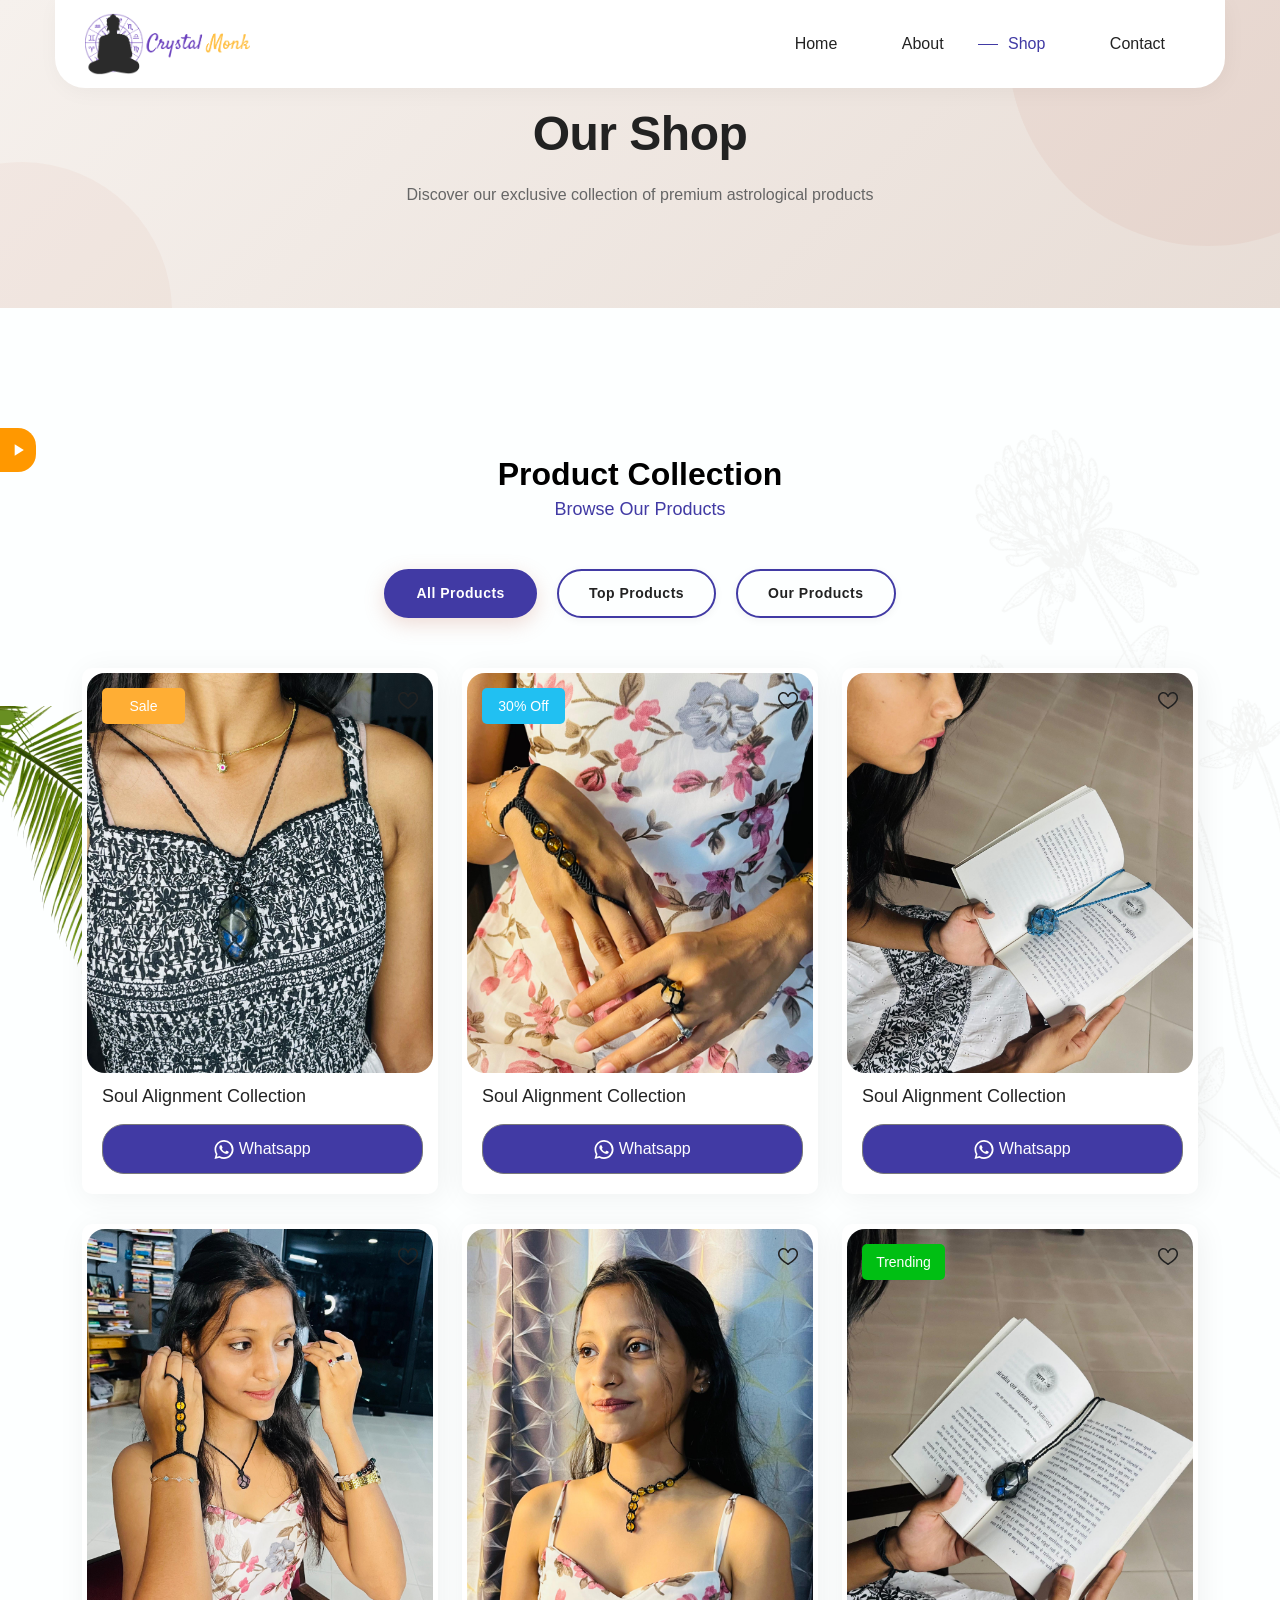
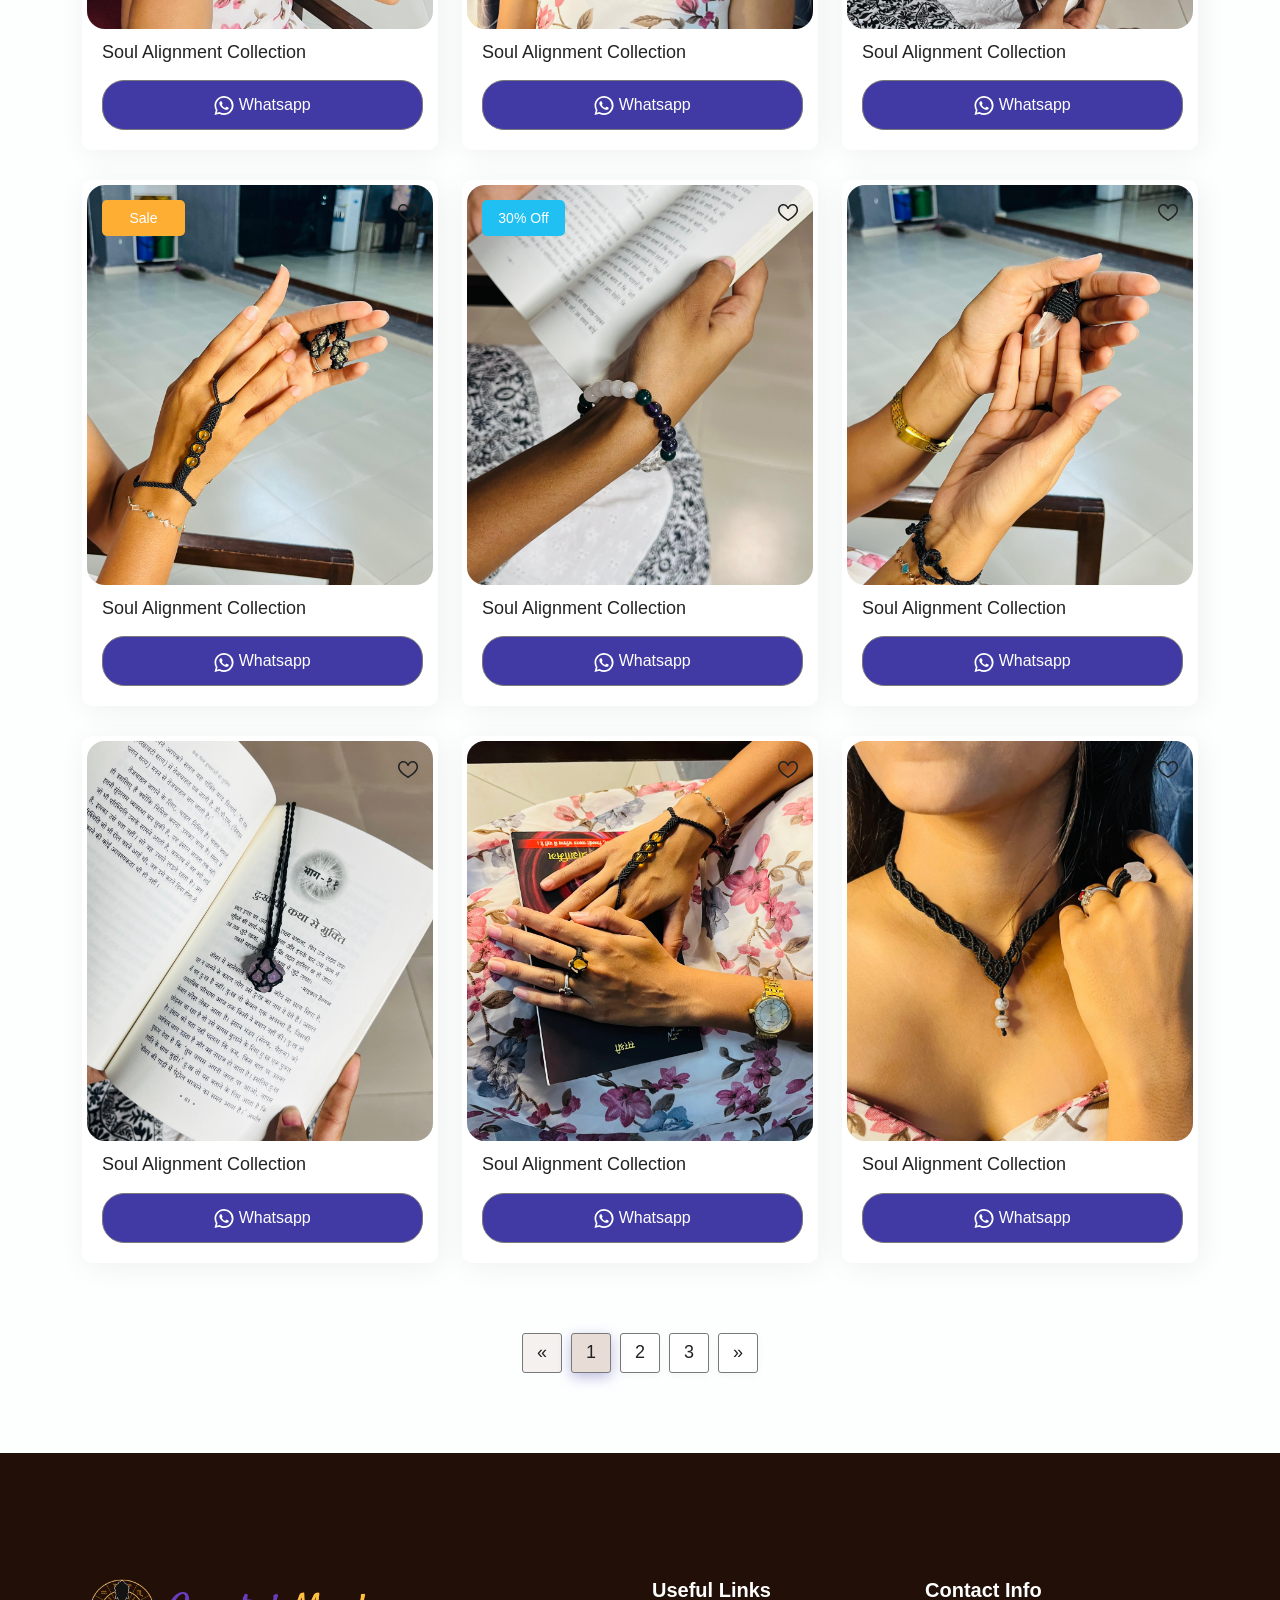
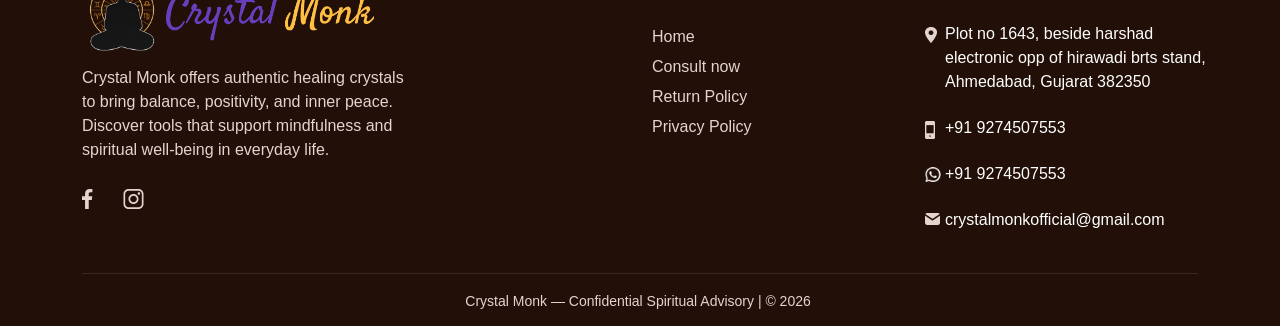
<file: shop.html>
<!DOCTYPE html>
<html lang="en">
<head>
    <meta charset="UTF-8">
    <meta name="viewport" content="width=device-width, initial-scale=1.0">
    <title>Shop - Crystal Monk</title>
    <link rel="stylesheet" href="assets/css/bootstrap.min.css">
    <link rel="stylesheet" href="assets/css/font-awesome.min.css">
    <link rel="stylesheet" href="assets/css/swiper-bundle.min.css">
    <link rel="stylesheet" href="assets/css/select2.min.css">
    <link rel="stylesheet" href="assets/css/flatpickr.min.css">
    <link rel="stylesheet" href="assets/css/style.css">
    <link rel="stylesheet" href="assets/css/responsive.css">
    <!-- favicon -->
    <link rel="icon" type="image/png" href="assets/images/image.png">
    <style>
        .ayur-shop-filters {
            display: flex;
            gap: 20px;
            margin-bottom: 50px;
            justify-content: center;
            flex-wrap: wrap;
            animation: fadeIn 0.6s ease;
        }

        .ayur-filter-btn {
            padding: 12px 30px;
            border: 2px solid rgb(65, 58, 164);
            background: transparent;
            color: #222;
            font-weight: 600;
            border-radius: 30px;
            cursor: pointer;
            transition: all 0.3s ease;
            font-size: 14px;
            text-transform: capitalize;
            letter-spacing: 0.5px;
            box-shadow: 0 2px 8px rgba(0,0,0,0.05);
        }

        .ayur-filter-btn:hover {
            transform: translateY(-2px);
            box-shadow: 0 4px 16px rgba(65, 58, 164, 0.2);
            background: rgb(65, 58, 164);
            color: #fff;
        }

        .ayur-filter-btn.active {
            background: rgb(65, 58, 164);
            color: #fff;
            box-shadow: 0 6px 20px rgba(205, 137, 115, 0.3);
        }

        .ayur-product-item {
            opacity: 0;
            transform: scale(0.95);
            pointer-events: none;
            display: none;
            transition: all 0.4s cubic-bezier(0.175, 0.885, 0.32, 1.275);
        }

        .ayur-product-item.show {
            display: block;
            opacity: 1;
            transform: scale(1);
            pointer-events: auto;
            animation: slideInUp 0.5s ease;
        }

        @keyframes fadeIn {
            from {
                opacity: 0;
                transform: translateY(-10px);
            }
            to {
                opacity: 1;
                transform: translateY(0);
            }
        }

        @keyframes slideInUp {
            from {
                opacity: 0;
                transform: translateY(20px) scale(0.95);
            }
            to {
                opacity: 1;
                transform: translateY(0) scale(1);
            }
        }

        .ayur-shop-hero {
            background: linear-gradient(135deg, #F6F1ED 0%, #E8DDD6 100%);
            padding: 60px 0;
            margin-bottom: 60px;
            text-align: center;
            position: relative;
            overflow: hidden;
        }

        .ayur-shop-hero::before {
            content: '';
            position: absolute;
            top: -50%;
            right: -10%;
            width: 400px;
            height: 400px;
            background: rgba(205, 137, 115, 0.1);
            border-radius: 50%;
            z-index: 0;
        }

        .ayur-shop-hero::after {
            content: '';
            position: absolute;
            bottom: -50%;
            left: -10%;
            width: 300px;
            height: 300px;
            background: rgba(205, 137, 115, 0.08);
            border-radius: 50%;
            z-index: 0;
        }

        .ayur-shop-hero .container {
            padding: 40px;
            position: relative;
            z-index: 1;
        }

        .ayur-shop-hero h1 {
            font-size: 48px;
            color: #222;
            margin-bottom: 15px;
            font-weight: 700;
            letter-spacing: -0.5px;
        }

        .ayur-shop-hero p {
            font-size: 16px;
            color: #666;
            margin: 0;
            max-width: 600px;
            margin: 0 auto;
            line-height: 1.6;
        }

        /* Responsive */
        @media (max-width: 768px) {
            .ayur-shop-filters {
                gap: 12px;
                margin-bottom: 40px;
            }

            .ayur-filter-btn {
                padding: 10px 20px;
                font-size: 13px;
            }

            .ayur-shop-hero h1 {
                font-size: 36px;
                margin-bottom: 12px;
            }

            .ayur-shop-hero p {
                font-size: 14px;
            }
        }

        @media (max-width: 576px) {
            .ayur-shop-filters {
                gap: 10px;
                margin-bottom: 30px;
            }

            .ayur-filter-btn {
                padding: 8px 16px;
                font-size: 12px;
            }

            .ayur-shop-hero {
                padding: 40px 0;
                margin-bottom: 40px;
            }

            .ayur-shop-hero h1 {
                font-size: 28px;
            }

            .ayur-shop-hero p {
                font-size: 13px;
            }
        }

        /* Shop pagination styling */
        .ayur-pagination-wrappper {
            margin-top: 40px;
        }

        .ayur-pagination-wrappper .pagination {
            justify-content: center;
            gap: 10px;
            flex-wrap: wrap;
        }

        .ayur-pagination-wrappper .page-item .page-link {
            min-width: 40px;
            height: 40px;
            padding: 8px 14px;
            border-radius: 15px;
            border: 1px solid #e0d7cf;
            font-size: 14px;
            font-weight: 600;
            color: #444;
            background-color: #fff;
            box-shadow: 0 2px 8px rgba(0, 0, 0, 0.04);
            display: flex;
            align-items: center;
            justify-content: center;
            transition: all 0.25s ease;
        }

        .ayur-pagination-wrappper .page-item .page-link:hover {
            background-color: #E8DDD6;
            border-color: #E8DDD6;
            color: #fff;
            box-shadow: 0 4px 14px rgba(65, 58, 164, 0.35);
            transform: translateY(-1px);
        }

        .ayur-pagination-wrappper .page-item.active .page-link {
            background-color: #E8DDD6;
            border-color: #E8DDD6;
            color: #fff;
            box-shadow: 0 4px 14px rgba(65, 58, 164, 0.35);
        }

        .ayur-pagination-wrappper .page-item.disabled .page-link {
            background-color: #f5f1ee;
            color: #b5a9a1;
            border-color: #e5dbd4;
            box-shadow: none;
            cursor: default;
            transform: none;
        }

        .ayur-pagination-wrappper .page-item:first-child .page-link,
        .ayur-pagination-wrappper .page-item:last-child .page-link {
            padding: 8px 10px;
            font-size: 16px;
        }

        @media (max-width: 576px) {
            .ayur-pagination-wrappper .page-item .page-link {
                min-width: 34px;
                height: 34px;
                font-size: 13px;
                padding: 6px 10px;
            }
        }
    </style>
</head>
<body>
    <!------------- Loader start ----------->
    <div class="ayur-loader">
        <div class="ayur-spin">
            <img src="assets/images/loader.gif" alt="loader">
        </div>
    </div>
    <!------------- Loader End ----------->

    <!------------- Header Section start ----------->
    <div class="ayur-menu-wrapper">
        <div class="container">
            <div class="row align-items-center">
                <div class="col-lg-2 col-md-4 col-sm-5 col-6">
                    <div class="ayur-menu-logo">
                        <a href="index.html"><img src="assets/images/Logo.png"></a>
                    </div>
                </div>
                <div class="col-lg-10 col-md-8 col-sm-7 col-6">
                    <div class="ayur-navmenu-wrapper">
                        <div class="ayur-nav-menu">
                            <ul>
                                <li><a href="index.html">Home</a></li>
                                <li><a href="index.html#about">About</a></li>
                                <li class="active"><a href="shop.html">Shop</a></li>
                                <li><a href="contact.html">Contact</a></li>
                            </ul>
                        </div>
                        <div class="ayur-toggle-btn">
                            <span></span>
                            <span></span>
                            <span></span>
                        </div>
                    </div>
                </div>
            </div>
        </div>
    </div>
    <!------------- Header Section End ----------->

    <!------------- Shop Hero Section start ----------->
    <div class="ayur-shop-hero">
        <div class="container">
            <h1>Our Shop</h1>
            <p>Discover our exclusive collection of premium astrological products</p>
        </div>
    </div>
    <!------------- Shop Hero Section end ----------->

    <!------------- Shop Products Section start ----------->
    <div class="ayur-bgcover ayur-topproduct-sec">
        <div class="container">
            <div class="row">
                <div class="col-lg-12 col-md-12 col-sm-12">
                    <div class="ayur-heading-wrap">
                        <h3>Product Collection</h3>
                        <h5>Browse Our Products</h5>
                    </div>
                </div>
            </div>

            <!-- Filter Buttons -->
            <div class="row">
                <div class="col-lg-12 col-md-12 col-sm-12">
                    <div class="ayur-shop-filters">
                        <button class="ayur-filter-btn active" data-filter="all">All Products</button>
                        <button class="ayur-filter-btn" data-filter="top">Top Products</button>
                        <button class="ayur-filter-btn" data-filter="our">Our Products</button>
                    </div>
                </div>
            </div>

            <!-- Products Grid -->
            <div class="row">
                <!-- Product 1 -->
                <div class="col-lg-4 col-md-6 col-sm-6 ayur-product-item show" data-category="all top">
                    <div class="ayur-tpro-box">
                        <div class="ayur-tpro-img">
                            <img src="assets/images/prod-img1.jpeg" alt="img">
                            <div class="ayur-tpro-sale">
                                <p>Sale</p>
                                <div class="ayur-tpro-like">
                                    <a href="javascript:void(0)" class="ayur-tpor-click">
                                        <img src="assets/images/like.svg" class="unlike" />
                                        <img src="assets/images/like-fill.svg" class="like" />
                                    </a>
                                </div>
                            </div>
                        </div>
                        <div class="ayur-tpro-text">
                            <h3><a href="shop-single.html">Soul Alignment Collection</a></h3>
                            <!-- <div class="ayur-tpro-price">
                                <p><del>₹2500</del>₹1499</p>
                                <div class="ayur-tpro-star">
                                    <img src="assets/images/star-icon.png" alt="star">
                                    <p>4.5/5</p>
                                </div>
                            </div> -->
                            <div class="wa-btn ayur-tpro-btn">
                                <a data-product="Soul Alignment Collection" class="ayur-btn">
                                    <span>
                                        <img src="assets/images/wa-icon.png" alt="whatsapp">
                                    </span>
                                    Whatsapp
                                </a>
                            </div>
                        </div>
                    </div>
                </div>

                <!-- Product 2 -->
                <div class="col-lg-4 col-md-6 col-sm-6 ayur-product-item show" data-category="all our">
                    <div class="ayur-tpro-box">
                        <div class="ayur-tpro-img">
                            <img src="assets/images/prod-img2.jpeg" alt="img">
                            <div class="ayur-tpro-sale ayur-tpro-sale-off">
                                <p>30% Off</p>
                                <div class="ayur-tpro-like">
                                    <a href="javascript:void(0)" class="ayur-tpor-click">
                                        <img src="assets/images/like.svg" class="unlike" />
                                        <img src="assets/images/like-fill.svg" class="like" />
                                    </a>
                                </div>
                            </div>
                        </div>
                        <div class="ayur-tpro-text">
                            <h3><a href="shop-single.html">Soul Alignment Collection</a></h3>
                            <!-- <div class="ayur-tpro-price">
                                <p><del>₹2500</del>₹1499</p>
                                <div class="ayur-tpro-star">
                                    <img src="assets/images/star-icon.png" alt="star">
                                    <p>4.5/5</p>
                                </div>
                            </div> -->
                            <div class="wa-btn ayur-tpro-btn">
                                <a data-product="Soul Alignment Collection" class="ayur-btn">
                                    <span>
                                        <img src="assets/images/wa-icon.png" alt="whatsapp">
                                    </span>
                                    Whatsapp
                                </a>
                            </div>
                        </div>
                    </div>
                </div>

                <!-- Product 3 -->
                <div class="col-lg-4 col-md-6 col-sm-6 ayur-product-item show" data-category="all top">
                    <div class="ayur-tpro-box">
                        <div class="ayur-tpro-img">
                            <img src="assets/images/prod-img3.jpeg" alt="img">
                            <div class="ayur-tpro-sale ayur-tpro-sale-star">
                                <div class="ayur-tpro-like">
                                    <a href="javascript:void(0)" class="ayur-tpor-click">
                                        <img src="assets/images/like.svg" class="unlike" />
                                        <img src="assets/images/like-fill.svg" class="like" />
                                    </a>
                                </div>
                            </div>
                        </div>
                        <div class="ayur-tpro-text">
                            <h3><a href="shop-single.html">Soul Alignment Collection</a></h3>
                            <!-- <div class="ayur-tpro-price">
                                <p><del>₹2500</del>₹1499</p>
                                <div class="ayur-tpro-star">
                                    <img src="assets/images/star-icon.png" alt="star">
                                    <p>4.5/5</p>
                                </div>
                            </div> -->
                            <div class="wa-btn ayur-tpro-btn">
                                <a data-product="Soul Alignment Collection" class="ayur-btn">
                                    <span>
                                        <img src="assets/images/wa-icon.png" alt="whatsapp">
                                    </span>
                                    Whatsapp
                                </a>
                            </div>
                        </div>
                    </div>
                </div>

                <!-- Product 4 -->
                <div class="col-lg-4 col-md-6 col-sm-6 ayur-product-item show" data-category="all our">
                    <div class="ayur-tpro-box">
                        <div class="ayur-tpro-img">
                            <img src="assets/images/prod-img4.jpeg" alt="img">
                            <div class="ayur-tpro-sale ayur-tpro-sale-star">
                                <div class="ayur-tpro-like">
                                    <a href="javascript:void(0)" class="ayur-tpor-click">
                                        <img src="assets/images/like.svg" class="unlike" />
                                        <img src="assets/images/like-fill.svg" class="like" />
                                    </a>
                                </div>
                            </div>
                        </div>
                        <div class="ayur-tpro-text">
                            <h3><a href="shop-single.html">Soul Alignment Collection</a></h3>
                            <!-- <div class="ayur-tpro-price">
                                <p><del>₹2500</del>₹1499</p>
                                <div class="ayur-tpro-star">
                                    <img src="assets/images/star-icon.png" alt="star">
                                    <p>4.5/5</p>
                                </div>
                            </div> -->
                            <div class="wa-btn ayur-tpro-btn">
                                <a data-product="Soul Alignment Collection" class="ayur-btn">
                                    <span>
                                        <img src="assets/images/wa-icon.png" alt="whatsapp">
                                    </span>
                                    Whatsapp
                                </a>
                            </div>
                        </div>
                    </div>
                </div>

                <!-- Product 5 -->
                <div class="col-lg-4 col-md-6 col-sm-6 ayur-product-item show" data-category="all top">
                    <div class="ayur-tpro-box">
                        <div class="ayur-tpro-img">
                            <img src="assets/images/prod-img5.jpeg" alt="img">
                            <div class="ayur-tpro-sale ayur-tpro-sale-star">
                                <div class="ayur-tpro-like">
                                    <a href="javascript:void(0)" class="ayur-tpor-click">
                                        <img src="assets/images/like.svg" class="unlike" />
                                        <img src="assets/images/like-fill.svg" class="like" />
                                    </a>
                                </div>
                            </div>
                        </div>
                        <div class="ayur-tpro-text">
                            <h3><a href="shop-single.html">Soul Alignment Collection</a></h3>
                            <!-- <div class="ayur-tpro-price">
                                <p><del>₹2500</del>₹1499</p>
                                <div class="ayur-tpro-star">
                                    <img src="assets/images/star-icon.png" alt="star">
                                    <p>4.5/5</p>
                                </div>
                            </div> -->
                            <div class="wa-btn ayur-tpro-btn">
                                <a data-product="Soul Alignment Collection" class="ayur-btn">
                                    <span>
                                        <img src="assets/images/wa-icon.png" alt="whatsapp">
                                    </span>
                                    Whatsapp
                                </a>
                            </div>
                        </div>
                    </div>
                </div>

                <!-- Product 6 -->
                <div class="col-lg-4 col-md-6 col-sm-6 ayur-product-item show" data-category="all our">
                    <div class="ayur-tpro-box">
                        <div class="ayur-tpro-img">
                            <img src="assets/images/prod-img6.jpeg" alt="img">
                            <div class="ayur-tpro-sale ayur-tpro-sale-trend">
                                <p>Trending</p>
                                <div class="ayur-tpro-like">
                                    <a href="javascript:void(0)" class="ayur-tpor-click">
                                        <img src="assets/images/like.svg" class="unlike" />
                                        <img src="assets/images/like-fill.svg" class="like" />
                                    </a>
                                </div>
                            </div>
                        </div>
                        <div class="ayur-tpro-text">
                            <h3><a href="shop-single.html">Soul Alignment Collection</a></h3>
                            <!-- <div class="ayur-tpro-price">
                                <p><del>₹2500</del>₹1499</p>
                                <div class="ayur-tpro-star">
                                    <img src="assets/images/star-icon.png" alt="star">
                                    <p>4.5/5</p>
                                </div>
                            </div> -->
                            <div class="wa-btn ayur-tpro-btn">
                                <a data-product="Soul Alignment Collection" class="ayur-btn">
                                    <span>
                                        <img src="assets/images/wa-icon.png" alt="whatsapp">
                                    </span>
                                    Whatsapp
                                </a>
                            </div>
                        </div>
                    </div>
                </div>

                <!-- Product 7 -->
                <div class="col-lg-4 col-md-6 col-sm-6 ayur-product-item show" data-category="all our">
                    <div class="ayur-tpro-box">
                        <div class="ayur-tpro-img">
                            <img src="assets/images/prod-img7.jpeg" alt="img">
                            <div class="ayur-tpro-sale">
                                <p>Sale</p>
                                <div class="ayur-tpro-like">
                                    <a href="javascript:void(0)" class="ayur-tpor-click">
                                        <img src="assets/images/like.svg" class="unlike" />
                                        <img src="assets/images/like-fill.svg" class="like" />
                                    </a>
                                </div>
                            </div>
                        </div>
                        <div class="ayur-tpro-text">
                            <h3><a href="shop-single.html">Soul Alignment Collection</a></h3>
                            <!-- <div class="ayur-tpro-price">
                                <p><del>₹2500</del>₹1499</p>
                                <div class="ayur-tpro-star">
                                    <img src="assets/images/star-icon.png" alt="star">
                                    <p>4.5/5</p>
                                </div>
                            </div> -->
                            <div class="wa-btn ayur-tpro-btn">
                                <a data-product="Soul Alignment Collection" class="ayur-btn">
                                    <span>
                                        <img src="assets/images/wa-icon.png" alt="whatsapp">
                                    </span>
                                    Whatsapp
                                </a>
                            </div>
                        </div>
                    </div>
                </div>

                <!-- Product 8 -->
                <div class="col-lg-4 col-md-6 col-sm-6 ayur-product-item show" data-category="all top">
                    <div class="ayur-tpro-box">
                        <div class="ayur-tpro-img">
                            <img src="assets/images/prod-img8.jpeg" alt="img">
                            <div class="ayur-tpro-sale ayur-tpro-sale-off">
                                <p>30% Off</p>
                                <div class="ayur-tpro-like">
                                    <a href="javascript:void(0)" class="ayur-tpor-click">
                                        <img src="assets/images/like.svg" class="unlike" />
                                        <img src="assets/images/like-fill.svg" class="like" />
                                    </a>
                                </div>
                            </div>
                        </div>
                        <div class="ayur-tpro-text">
                            <h3><a href="shop-single.html">Soul Alignment Collection</a></h3>
                            <!-- <div class="ayur-tpro-price">
                                <p><del>₹2500</del>₹1499</p>
                                <div class="ayur-tpro-star">
                                    <img src="assets/images/star-icon.png" alt="star">
                                    <p>4.5/5</p>
                                </div>
                            </div> -->
                            <div class="wa-btn ayur-tpro-btn">
                                <a data-product="Soul Alignment Collection" class="ayur-btn">
                                    <span>
                                        <img src="assets/images/wa-icon.png" alt="whatsapp">
                                    </span>
                                    Whatsapp
                                </a>
                            </div>
                        </div>
                    </div>
                </div>

                <!-- Product 9 -->
                <div class="col-lg-4 col-md-6 col-sm-6 ayur-product-item show" data-category="all our">
                    <div class="ayur-tpro-box">
                        <div class="ayur-tpro-img">
                            <img src="assets/images/prod-img9.jpeg" alt="img">
                            <div class="ayur-tpro-sale ayur-tpro-sale-star">
                                <div class="ayur-tpro-like">
                                    <a href="javascript:void(0)" class="ayur-tpor-click">
                                        <img src="assets/images/like.svg" class="unlike" />
                                        <img src="assets/images/like-fill.svg" class="like" />
                                    </a>
                                </div>
                            </div>
                        </div>
                        <div class="ayur-tpro-text">
                            <h3><a href="shop-single.html">Soul Alignment Collection</a></h3>
                            <!-- <div class="ayur-tpro-price">
                                <p><del>₹2500</del>₹1499</p>
                                <div class="ayur-tpro-star">
                                    <img src="assets/images/star-icon.png" alt="star">
                                    <p>4.5/5</p>
                                </div>
                            </div> -->
                            <div class="wa-btn ayur-tpro-btn">
                                <a data-product="Soul Alignment Collection" class="ayur-btn">
                                    <span>
                                        <img src="assets/images/wa-icon.png" alt="whatsapp">
                                    </span>
                                    Whatsapp
                                </a>
                            </div>
                        </div>
                    </div>
                </div>

                <!-- Product 10 -->
                <div class="col-lg-4 col-md-6 col-sm-6 ayur-product-item show" data-category="all top">
                    <div class="ayur-tpro-box">
                        <div class="ayur-tpro-img">
                            <img src="assets/images/prod-img10.jpeg" alt="img">
                            <div class="ayur-tpro-sale ayur-tpro-sale-star">
                                <div class="ayur-tpro-like">
                                    <a href="javascript:void(0)" class="ayur-tpor-click">
                                        <img src="assets/images/like.svg" class="unlike" />
                                        <img src="assets/images/like-fill.svg" class="like" />
                                    </a>
                                </div>
                            </div>
                        </div>
                        <div class="ayur-tpro-text">
                            <h3><a href="shop-single.html">Soul Alignment Collection</a></h3>
                            <!-- <div class="ayur-tpro-price">
                                <p><del>₹2500</del>₹1499</p>
                                <div class="ayur-tpro-star">
                                    <img src="assets/images/star-icon.png" alt="star">
                                    <p>4.5/5</p>
                                </div>
                            </div> -->
                            <div class="wa-btn ayur-tpro-btn">
                                <a data-product="Soul Alignment Collection" class="ayur-btn">
                                    <span>
                                        <img src="assets/images/wa-icon.png" alt="whatsapp">
                                    </span>
                                    Whatsapp
                                </a>
                            </div>
                        </div>
                    </div>
                </div>
                <!-- Product 11 -->
                <div class="col-lg-4 col-md-6 col-sm-6 ayur-product-item show" data-category="all our">
                    <div class="ayur-tpro-box">
                        <div class="ayur-tpro-img">
                            <img src="assets/images/prod-img11.jpeg" alt="img">
                            <div class="ayur-tpro-sale ayur-tpro-sale-star">
                                <div class="ayur-tpro-like">
                                    <a href="javascript:void(0)" class="ayur-tpor-click">
                                        <img src="assets/images/like.svg" class="unlike" />
                                        <img src="assets/images/like-fill.svg" class="like" />
                                    </a>
                                </div>
                            </div>
                        </div>
                        <div class="ayur-tpro-text">
                            <h3><a href="shop-single.html">Soul Alignment Collection</a></h3>
                            <!-- <div class="ayur-tpro-price">
                                <p><del>₹2500</del>₹1499</p>
                                <div class="ayur-tpro-star">
                                    <img src="assets/images/star-icon.png" alt="star">
                                    <p>4.5/5</p>
                                </div>
                            </div> -->
                            <div class="wa-btn ayur-tpro-btn">
                                <a data-product="Soul Alignment Collection" class="ayur-btn">
                                    <span>
                                        <img src="assets/images/wa-icon.png" alt="whatsapp">
                                    </span>
                                    Whatsapp
                                </a>
                            </div>
                        </div>
                    </div>
                </div>
                <!-- Product 12 -->
                <div class="col-lg-4 col-md-6 col-sm-6 ayur-product-item show" data-category="all top">
                    <div class="ayur-tpro-box">
                        <div class="ayur-tpro-img">
                            <img src="assets/images/prod-img12.jpeg" alt="img">
                            <div class="ayur-tpro-sale ayur-tpro-sale-star">
                                <div class="ayur-tpro-like">
                                    <a href="javascript:void(0)" class="ayur-tpor-click">
                                        <img src="assets/images/like.svg" class="unlike" />
                                        <img src="assets/images/like-fill.svg" class="like" />
                                    </a>
                                </div>
                            </div>
                        </div>
                        <div class="ayur-tpro-text">
                            <h3><a href="shop-single.html">Soul Alignment Collection</a></h3>
                            <!-- <div class="ayur-tpro-price">
                                <p><del>₹2500</del>₹1499</p>
                                <div class="ayur-tpro-star">
                                    <img src="assets/images/star-icon.png" alt="star">
                                    <p>4.5/5</p>
                                </div>
                            </div> -->
                            <div class="wa-btn ayur-tpro-btn">
                                <a data-product="Soul Alignment Collection" class="ayur-btn">
                                    <span>
                                        <img src="assets/images/wa-icon.png" alt="whatsapp">
                                    </span>
                                    Whatsapp
                                </a>
                            </div>
                        </div>
                    </div>
                </div>
                <!-- Product 13 -->
                <div class="col-lg-4 col-md-6 col-sm-6 ayur-product-item show" data-category="all our">
                    <div class="ayur-tpro-box">
                        <div class="ayur-tpro-img">
                            <img src="assets/images/prod-img13.jpeg" alt="img">
                            <div class="ayur-tpro-sale ayur-tpro-sale-star">
                                <div class="ayur-tpro-like">
                                    <a href="javascript:void(0)" class="ayur-tpor-click">
                                        <img src="assets/images/like.svg" class="unlike" />
                                        <img src="assets/images/like-fill.svg" class="like" />
                                    </a>
                                </div>
                            </div>
                        </div>
                        <div class="ayur-tpro-text">
                            <h3><a href="shop-single.html">Soul Alignment Collection</a></h3>
                            <!-- <div class="ayur-tpro-price">
                                <p><del>₹2500</del>₹1499</p>
                                <div class="ayur-tpro-star">
                                    <img src="assets/images/star-icon.png" alt="star">
                                    <p>4.5/5</p>
                                </div>
                            </div> -->
                            <div class="wa-btn ayur-tpro-btn">
                                <a data-product="Soul Alignment Collection" class="ayur-btn">
                                    <span>
                                        <img src="assets/images/wa-icon.png" alt="whatsapp">
                                    </span>
                                    Whatsapp
                                </a>
                            </div>
                        </div>
                    </div>
                </div>
                <!-- Product 14 -->
                <div class="col-lg-4 col-md-6 col-sm-6 ayur-product-item show" data-category="all top">
                    <div class="ayur-tpro-box">
                        <div class="ayur-tpro-img">
                            <img src="assets/images/prod-img14.jpeg" alt="img">
                            <div class="ayur-tpro-sale ayur-tpro-sale-star">
                                <div class="ayur-tpro-like">
                                    <a href="javascript:void(0)" class="ayur-tpor-click">
                                        <img src="assets/images/like.svg" class="unlike" />
                                        <img src="assets/images/like-fill.svg" class="like" />
                                    </a>
                                </div>
                            </div>
                        </div>
                        <div class="ayur-tpro-text">
                            <h3><a href="shop-single.html">Soul Alignment Collection</a></h3>
                            <!-- <div class="ayur-tpro-price">
                                <p><del>₹2500</del>₹1499</p>
                                <div class="ayur-tpro-star">
                                    <img src="assets/images/star-icon.png" alt="star">
                                    <p>4.5/5</p>
                                </div>
                            </div> -->
                            <div class="wa-btn ayur-tpro-btn">
                                <a data-product="Soul Alignment Collection" class="ayur-btn">
                                    <span>
                                        <img src="assets/images/wa-icon.png" alt="whatsapp">
                                    </span>
                                    Whatsapp
                                </a>
                            </div>
                        </div>
                    </div>
                </div>
                <!-- Product 15 -->
                <div class="col-lg-4 col-md-6 col-sm-6 ayur-product-item show" data-category="all our">
                    <div class="ayur-tpro-box">
                        <div class="ayur-tpro-img">
                            <img src="assets/images/prod-img15.jpeg" alt="img">
                            <div class="ayur-tpro-sale ayur-tpro-sale-star">
                                <div class="ayur-tpro-like">
                                    <a href="javascript:void(0)" class="ayur-tpor-click">
                                        <img src="assets/images/like.svg" class="unlike" />
                                        <img src="assets/images/like-fill.svg" class="like" />
                                    </a>
                                </div>
                            </div>
                        </div>
                        <div class="ayur-tpro-text">
                            <h3><a href="shop-single.html">Soul Alignment Collection</a></h3>
                            <!-- <div class="ayur-tpro-price">
                                <p><del>₹2500</del>₹1499</p>
                                <div class="ayur-tpro-star">
                                    <img src="assets/images/star-icon.png" alt="star">
                                    <p>4.5/5</p>
                                </div>
                            </div> -->
                            <div class="wa-btn ayur-tpro-btn">
                                <a data-product="Soul Alignment Collection" class="ayur-btn">
                                    <span>
                                        <img src="assets/images/wa-icon.png" alt="whatsapp">
                                    </span>
                                    Whatsapp
                                </a>
                            </div>
                        </div>
                    </div>
                </div>
                <!-- Product 16 -->
                <div class="col-lg-4 col-md-6 col-sm-6 ayur-product-item show" data-category="all top">
                    <div class="ayur-tpro-box">
                        <div class="ayur-tpro-img">
                            <img src="assets/images/prod-img16.jpeg" alt="img">
                            <div class="ayur-tpro-sale ayur-tpro-sale-star">
                                <div class="ayur-tpro-like">
                                    <a href="javascript:void(0)" class="ayur-tpor-click">
                                        <img src="assets/images/like.svg" class="unlike" />
                                        <img src="assets/images/like-fill.svg" class="like" />
                                    </a>
                                </div>
                            </div>
                        </div>
                        <div class="ayur-tpro-text">
                            <h3><a href="shop-single.html">Soul Alignment Collection</a></h3>
                            <!-- <div class="ayur-tpro-price">
                                <p><del>₹2500</del>₹1499</p>
                                <div class="ayur-tpro-star">
                                    <img src="assets/images/star-icon.png" alt="star">
                                    <p>4.5/5</p>
                                </div>
                            </div> -->
                            <div class="wa-btn ayur-tpro-btn">
                                <a data-product="Soul Alignment Collection" class="ayur-btn">
                                    <span>
                                        <img src="assets/images/wa-icon.png" alt="whatsapp">
                                    </span>
                                    Whatsapp
                                </a>
                            </div>
                        </div>
                    </div>
                </div>
                <!-- Product 17 -->
                <div class="col-lg-4 col-md-6 col-sm-6 ayur-product-item show" data-category="all our">
                    <div class="ayur-tpro-box">
                        <div class="ayur-tpro-img">
                            <img src="assets/images/prod-img17.jpeg" alt="img">
                            <div class="ayur-tpro-sale ayur-tpro-sale-star">
                                <div class="ayur-tpro-like">
                                    <a href="javascript:void(0)" class="ayur-tpor-click">
                                        <img src="assets/images/like.svg" class="unlike" />
                                        <img src="assets/images/like-fill.svg" class="like" />
                                    </a>
                                </div>
                            </div>
                        </div>
                        <div class="ayur-tpro-text">
                            <h3><a href="shop-single.html">Soul Alignment Collection</a></h3>
                            <!-- <div class="ayur-tpro-price">
                                <p><del>₹2500</del>₹1499</p>
                                <div class="ayur-tpro-star">
                                    <img src="assets/images/star-icon.png" alt="star">
                                    <p>4.5/5</p>
                                </div>
                            </div> -->
                            <div class="wa-btn ayur-tpro-btn">
                                <a data-product="Soul Alignment Collection" class="ayur-btn">
                                    <span>
                                        <img src="assets/images/wa-icon.png" alt="whatsapp">
                                    </span>
                                    Whatsapp
                                </a>
                            </div>
                        </div>
                    </div>
                </div>
                <!-- Product 18 -->
                <div class="col-lg-4 col-md-6 col-sm-6 ayur-product-item show" data-category="all top">
                    <div class="ayur-tpro-box">
                        <div class="ayur-tpro-img">
                            <img src="assets/images/prod-img18.jpeg" alt="img">
                            <div class="ayur-tpro-sale ayur-tpro-sale-star">
                                <div class="ayur-tpro-like">
                                    <a href="javascript:void(0)" class="ayur-tpor-click">
                                        <img src="assets/images/like.svg" class="unlike" />
                                        <img src="assets/images/like-fill.svg" class="like" />
                                    </a>
                                </div>
                            </div>
                        </div>
                        <div class="ayur-tpro-text">
                            <h3><a href="shop-single.html">Soul Alignment Collection</a></h3>
                            <!-- <div class="ayur-tpro-price">
                                <p><del>₹2500</del>₹1499</p>
                                <div class="ayur-tpro-star">
                                    <img src="assets/images/star-icon.png" alt="star">
                                    <p>4.5/5</p>
                                </div>
                            </div> -->
                            <div class="wa-btn ayur-tpro-btn">
                                <a data-product="Soul Alignment Collection" class="ayur-btn">
                                    <span>
                                        <img src="assets/images/wa-icon.png" alt="whatsapp">
                                    </span>
                                    Whatsapp
                                </a>
                            </div>
                        </div>
                    </div>
                </div>
                <!-- Product 19 -->
                <div class="col-lg-4 col-md-6 col-sm-6 ayur-product-item show" data-category="all our">
                    <div class="ayur-tpro-box">
                        <div class="ayur-tpro-img">
                            <img src="assets/images/prod-img19.jpeg" alt="img">
                            <div class="ayur-tpro-sale ayur-tpro-sale-star">
                                <div class="ayur-tpro-like">
                                    <a href="javascript:void(0)" class="ayur-tpor-click">
                                        <img src="assets/images/like.svg" class="unlike" />
                                        <img src="assets/images/like-fill.svg" class="like" />
                                    </a>
                                </div>
                            </div>
                        </div>
                        <div class="ayur-tpro-text">
                            <h3><a href="shop-single.html">Soul Alignment Collection</a></h3>
                            <!-- <div class="ayur-tpro-price">
                                <p><del>₹2500</del>₹1499</p>
                                <div class="ayur-tpro-star">
                                    <img src="assets/images/star-icon.png" alt="star">
                                    <p>4.5/5</p>
                                </div>
                            </div> -->
                            <div class="wa-btn ayur-tpro-btn">
                                <a data-product="Soul Alignment Collection" class="ayur-btn">
                                    <span>
                                        <img src="assets/images/wa-icon.png" alt="whatsapp">
                                    </span>
                                    Whatsapp
                                </a>
                            </div>
                        </div>
                    </div>
                </div>
                <!-- Product 20 -->
                <div class="col-lg-4 col-md-6 col-sm-6 ayur-product-item show" data-category="all top">
                    <div class="ayur-tpro-box">
                        <div class="ayur-tpro-img">
                            <img src="assets/images/prod-img20.jpeg" alt="img">
                            <div class="ayur-tpro-sale ayur-tpro-sale-star">
                                <div class="ayur-tpro-like">
                                    <a href="javascript:void(0)" class="ayur-tpor-click">
                                        <img src="assets/images/like.svg" class="unlike" />
                                        <img src="assets/images/like-fill.svg" class="like" />
                                    </a>
                                </div>
                            </div>
                        </div>
                        <div class="ayur-tpro-text">
                            <h3><a href="shop-single.html">Soul Alignment Collection</a></h3>
                            <!-- <div class="ayur-tpro-price">
                                <p><del>₹2500</del>₹1499</p>
                                <div class="ayur-tpro-star">
                                    <img src="assets/images/star-icon.png" alt="star">
                                    <p>4.5/5</p>
                                </div>
                            </div> -->
                            <div class="wa-btn ayur-tpro-btn">
                                <a data-product="Soul Alignment Collection" class="ayur-btn">
                                    <span>
                                        <img src="assets/images/wa-icon.png" alt="whatsapp">
                                    </span>
                                    Whatsapp
                                </a>
                            </div>
                        </div>
                    </div>
                </div>
                <!-- Product 21 -->
                <div class="col-lg-4 col-md-6 col-sm-6 ayur-product-item show" data-category="all our">
                    <div class="ayur-tpro-box">
                        <div class="ayur-tpro-img">
                            <img src="assets/images/prod-img21.jpeg" alt="img">
                            <div class="ayur-tpro-sale ayur-tpro-sale-star">
                                <div class="ayur-tpro-like">
                                    <a href="javascript:void(0)" class="ayur-tpor-click">
                                        <img src="assets/images/like.svg" class="unlike" />
                                        <img src="assets/images/like-fill.svg" class="like" />
                                    </a>
                                </div>
                            </div>
                        </div>
                        <div class="ayur-tpro-text">
                            <h3><a href="shop-single.html">Soul Alignment Collection</a></h3>
                            <!-- <div class="ayur-tpro-price">
                                <p><del>₹2500</del>₹1499</p>
                                <div class="ayur-tpro-star">
                                    <img src="assets/images/star-icon.png" alt="star">
                                    <p>4.5/5</p>
                                </div>
                            </div> -->
                            <div class="wa-btn ayur-tpro-btn">
                                <a data-product="Soul Alignment Collection" class="ayur-btn">
                                    <span>
                                        <img src="assets/images/wa-icon.png" alt="whatsapp">
                                    </span>
                                    Whatsapp
                                </a>
                            </div>
                        </div>
                    </div>
                </div>
                <!-- Product 22 -->
                <div class="col-lg-4 col-md-6 col-sm-6 ayur-product-item show" data-category="all top">
                    <div class="ayur-tpro-box">
                        <div class="ayur-tpro-img">
                            <img src="assets/images/prod-img22.jpeg" alt="img">
                            <div class="ayur-tpro-sale ayur-tpro-sale-star">
                                <div class="ayur-tpro-like">
                                    <a href="javascript:void(0)" class="ayur-tpor-click">
                                        <img src="assets/images/like.svg" class="unlike" />
                                        <img src="assets/images/like-fill.svg" class="like" />
                                    </a>
                                </div>
                            </div>
                        </div>
                        <div class="ayur-tpro-text">
                            <h3><a href="shop-single.html">Soul Alignment Collection</a></h3>
                            <!-- <div class="ayur-tpro-price">
                                <p><del>₹2500</del>₹1499</p>
                                <div class="ayur-tpro-star">
                                    <img src="assets/images/star-icon.png" alt="star">
                                    <p>4.5/5</p>
                                </div>
                            </div> -->
                            <div class="wa-btn ayur-tpro-btn">
                                <a data-product="Soul Alignment Collection" class="ayur-btn">
                                    <span>
                                        <img src="assets/images/wa-icon.png" alt="whatsapp">
                                    </span>
                                    Whatsapp
                                </a>
                            </div>
                        </div>
                    </div>
                </div>
                <!-- Product 23 -->
                <div class="col-lg-4 col-md-6 col-sm-6 ayur-product-item show" data-category="all our">
                    <div class="ayur-tpro-box">
                        <div class="ayur-tpro-img">
                            <img src="assets/images/prod-img23.jpeg" alt="img">
                            <div class="ayur-tpro-sale ayur-tpro-sale-star">
                                <div class="ayur-tpro-like">
                                    <a href="javascript:void(0)" class="ayur-tpor-click">
                                        <img src="assets/images/like.svg" class="unlike" />
                                        <img src="assets/images/like-fill.svg" class="like" />
                                    </a>
                                </div>
                            </div>
                        </div>
                        <div class="ayur-tpro-text">
                            <h3><a href="shop-single.html">Soul Alignment Collection</a></h3>
                            <!-- <div class="ayur-tpro-price">
                                <p><del>₹2500</del>₹1499</p>
                                <div class="ayur-tpro-star">
                                    <img src="assets/images/star-icon.png" alt="star">
                                    <p>4.5/5</p>
                                </div>
                            </div> -->
                            <div class="wa-btn ayur-tpro-btn">
                                <a data-product="Soul Alignment Collection" class="ayur-btn">
                                    <span>
                                        <img src="assets/images/wa-icon.png" alt="whatsapp">
                                    </span>
                                    Whatsapp
                                </a>
                            </div>
                        </div>
                    </div>
                </div>
                <!-- Product 24 -->
                <div class="col-lg-4 col-md-6 col-sm-6 ayur-product-item show" data-category="all top">
                    <div class="ayur-tpro-box">
                        <div class="ayur-tpro-img">
                            <img src="assets/images/prod-img24.jpeg" alt="img">
                            <div class="ayur-tpro-sale ayur-tpro-sale-star">
                                <div class="ayur-tpro-like">
                                    <a href="javascript:void(0)" class="ayur-tpor-click">
                                        <img src="assets/images/like.svg" class="unlike" />
                                        <img src="assets/images/like-fill.svg" class="like" />
                                    </a>
                                </div>
                            </div>
                        </div>
                        <div class="ayur-tpro-text">
                            <h3><a href="shop-single.html">Soul Alignment Collection</a></h3>
                            <!-- <div class="ayur-tpro-price">
                                <p><del>₹2500</del>₹1499</p>
                                <div class="ayur-tpro-star">
                                    <img src="assets/images/star-icon.png" alt="star">
                                    <p>4.5/5</p>
                                </div>
                            </div> -->
                            <div class="wa-btn ayur-tpro-btn">
                                <a data-product="Soul Alignment Collection" class="ayur-btn">
                                    <span>
                                        <img src="assets/images/wa-icon.png" alt="whatsapp">
                                    </span>
                                    Whatsapp
                                </a>
                            </div>
                        </div>
                    </div>
                </div>
                <!-- Product 25 -->
                <div class="col-lg-4 col-md-6 col-sm-6 ayur-product-item show" data-category="all our">
                    <div class="ayur-tpro-box">
                        <div class="ayur-tpro-img">
                            <img src="assets/images/prod-img25.jpeg" alt="img">
                            <div class="ayur-tpro-sale ayur-tpro-sale-star">
                                <div class="ayur-tpro-like">
                                    <a href="javascript:void(0)" class="ayur-tpor-click">
                                        <img src="assets/images/like.svg" class="unlike" />
                                        <img src="assets/images/like-fill.svg" class="like" />
                                    </a>
                                </div>
                            </div>
                        </div>
                        <div class="ayur-tpro-text">
                            <h3><a href="shop-single.html">Soul Alignment Collection</a></h3>
                            <!-- <div class="ayur-tpro-price">
                                <p><del>₹2500</del>₹1499</p>
                                <div class="ayur-tpro-star">
                                    <img src="assets/images/star-icon.png" alt="star">
                                    <p>4.5/5</p>
                                </div>
                            </div> -->
                            <div class="wa-btn ayur-tpro-btn">
                                <a data-product="Soul Alignment Collection" class="ayur-btn">
                                    <span>
                                        <img src="assets/images/wa-icon.png" alt="whatsapp">
                                    </span>
                                    Whatsapp
                                </a>
                            </div>
                        </div>
                    </div>
                </div>
                <!-- Product 26 -->
                <div class="col-lg-4 col-md-6 col-sm-6 ayur-product-item show" data-category="all top">
                    <div class="ayur-tpro-box">
                        <div class="ayur-tpro-img">
                            <img src="assets/images/prod-img26.jpeg" alt="img">
                            <div class="ayur-tpro-sale ayur-tpro-sale-star">
                                <div class="ayur-tpro-like">
                                    <a href="javascript:void(0)" class="ayur-tpor-click">
                                        <img src="assets/images/like.svg" class="unlike" />
                                        <img src="assets/images/like-fill.svg" class="like" />
                                    </a>
                                </div>
                            </div>
                        </div>
                        <div class="ayur-tpro-text">
                            <h3><a href="shop-single.html">Soul Alignment Collection</a></h3>
                            <!-- <div class="ayur-tpro-price">
                                <p><del>₹2500</del>₹1499</p>
                                <div class="ayur-tpro-star">
                                    <img src="assets/images/star-icon.png" alt="star">
                                    <p>4.5/5</p>
                                </div>
                            </div> -->
                            <div class="wa-btn ayur-tpro-btn">
                                <a data-product="Soul Alignment Collection" class="ayur-btn">
                                    <span>
                                        <img src="assets/images/wa-icon.png" alt="whatsapp">
                                    </span>
                                    Whatsapp
                                </a>
                            </div>
                        </div>
                    </div>
                </div>
                <!-- Product 27 -->
                <div class="col-lg-4 col-md-6 col-sm-6 ayur-product-item show" data-category="all our">
                    <div class="ayur-tpro-box">
                        <div class="ayur-tpro-img">
                            <img src="assets/images/prod-img27.jpeg" alt="img">
                            <div class="ayur-tpro-sale ayur-tpro-sale-star">
                                <div class="ayur-tpro-like">
                                    <a href="javascript:void(0)" class="ayur-tpor-click">
                                        <img src="assets/images/like.svg" class="unlike" />
                                        <img src="assets/images/like-fill.svg" class="like" />
                                    </a>
                                </div>
                            </div>
                        </div>
                        <div class="ayur-tpro-text">
                            <h3><a href="shop-single.html">Soul Alignment Collection</a></h3>
                            <!-- <div class="ayur-tpro-price">
                                <p><del>₹2500</del>₹1499</p>
                                <div class="ayur-tpro-star">
                                    <img src="assets/images/star-icon.png" alt="star">
                                    <p>4.5/5</p>
                                </div>
                            </div> -->
                            <div class="wa-btn ayur-tpro-btn">
                                <a data-product="Soul Alignment Collection" class="ayur-btn">
                                    <span>
                                        <img src="assets/images/wa-icon.png" alt="whatsapp">
                                    </span>
                                    Whatsapp
                                </a>
                            </div>
                        </div>
                    </div>
                </div>
                <!-- Product 28 -->
                <div class="col-lg-4 col-md-6 col-sm-6 ayur-product-item show" data-category="all top">
                    <div class="ayur-tpro-box">
                        <div class="ayur-tpro-img">
                            <img src="assets/images/prod-img28.jpeg" alt="img">
                            <div class="ayur-tpro-sale ayur-tpro-sale-star">
                                <div class="ayur-tpro-like">
                                    <a href="javascript:void(0)" class="ayur-tpor-click">
                                        <img src="assets/images/like.svg" class="unlike" />
                                        <img src="assets/images/like-fill.svg" class="like" />
                                    </a>
                                </div>
                            </div>
                        </div>
                        <div class="ayur-tpro-text">
                            <h3><a href="shop-single.html">Soul Alignment Collection</a></h3>
                            <!-- <div class="ayur-tpro-price">
                                <p><del>₹2500</del>₹1499</p>
                                <div class="ayur-tpro-star">
                                    <img src="assets/images/star-icon.png" alt="star">
                                    <p>4.5/5</p>
                                </div>
                            </div> -->
                            <div class="wa-btn ayur-tpro-btn">
                                <a data-product="Soul Alignment Collection" class="ayur-btn">
                                    <span>
                                        <img src="assets/images/wa-icon.png" alt="whatsapp">
                                    </span>
                                    Whatsapp
                                </a>
                            </div>
                        </div>
                    </div>
                </div>
                <!-- Product 29 -->
                <div class="col-lg-4 col-md-6 col-sm-6 ayur-product-item show" data-category="all our">
                    <div class="ayur-tpro-box">
                        <div class="ayur-tpro-img">
                            <img src="assets/images/prod-img29.jpeg" alt="img">
                            <div class="ayur-tpro-sale ayur-tpro-sale-star">
                                <div class="ayur-tpro-like">
                                    <a href="javascript:void(0)" class="ayur-tpor-click">
                                        <img src="assets/images/like.svg" class="unlike" />
                                        <img src="assets/images/like-fill.svg" class="like" />
                                    </a>
                                </div>
                            </div>
                        </div>
                        <div class="ayur-tpro-text">
                            <h3><a href="shop-single.html">Soul Alignment Collection</a></h3>
                            <!-- <div class="ayur-tpro-price">
                                <p><del>₹2500</del>₹1499</p>
                                <div class="ayur-tpro-star">
                                    <img src="assets/images/star-icon.png" alt="star">
                                    <p>4.5/5</p>
                                </div>
                            </div> -->
                            <div class="wa-btn ayur-tpro-btn">
                                <a data-product="Soul Alignment Collection" class="ayur-btn">
                                    <span>
                                        <img src="assets/images/wa-icon.png" alt="whatsapp">
                                    </span>
                                    Whatsapp
                                </a>
                            </div>
                        </div>
                    </div>
                </div>
                <!-- Product 30 -->
                <div class="col-lg-4 col-md-6 col-sm-6 ayur-product-item show" data-category="all top">
                    <div class="ayur-tpro-box">
                        <div class="ayur-tpro-img">
                            <img src="assets/images/prod-img30.jpeg" alt="img">
                            <div class="ayur-tpro-sale ayur-tpro-sale-star">
                                <div class="ayur-tpro-like">
                                    <a href="javascript:void(0)" class="ayur-tpor-click">
                                        <img src="assets/images/like.svg" class="unlike" />
                                        <img src="assets/images/like-fill.svg" class="like" />
                                    </a>
                                </div>
                            </div>
                        </div>
                        <div class="ayur-tpro-text">
                            <h3><a href="shop-single.html">Soul Alignment Collection</a></h3>
                            <!-- <div class="ayur-tpro-price">
                                <p><del>₹2500</del>₹1499</p>
                                <div class="ayur-tpro-star">
                                    <img src="assets/images/star-icon.png" alt="star">
                                    <p>4.5/5</p>
                                </div>
                            </div> -->
                            <div class="wa-btn ayur-tpro-btn">
                                <a data-product="Soul Alignment Collection" class="ayur-btn">
                                    <span>
                                        <img src="assets/images/wa-icon.png" alt="whatsapp">
                                    </span>
                                    Whatsapp
                                </a>
                            </div>
                        </div>
                    </div>
                </div>
                <!-- Product 31 -->
                <div class="col-lg-4 col-md-6 col-sm-6 ayur-product-item show" data-category="all our">
                    <div class="ayur-tpro-box">
                        <div class="ayur-tpro-img">
                            <img src="assets/images/prod-img31.jpeg" alt="img">
                            <div class="ayur-tpro-sale ayur-tpro-sale-star">
                                <div class="ayur-tpro-like">
                                    <a href="javascript:void(0)" class="ayur-tpor-click">
                                        <img src="assets/images/like.svg" class="unlike" />
                                        <img src="assets/images/like-fill.svg" class="like" />
                                    </a>
                                </div>
                            </div>
                        </div>
                        <div class="ayur-tpro-text">
                            <h3><a href="shop-single.html">Soul Alignment Collection</a></h3>
                            <!-- <div class="ayur-tpro-price">
                                <p><del>₹2500</del>₹1499</p>
                                <div class="ayur-tpro-star">
                                    <img src="assets/images/star-icon.png" alt="star">
                                    <p>4.5/5</p>
                                </div>
                            </div> -->
                            <div class="wa-btn ayur-tpro-btn">
                                <a data-product="Soul Alignment Collection" class="ayur-btn">
                                    <span>
                                        <img src="assets/images/wa-icon.png" alt="whatsapp">
                                    </span>
                                    Whatsapp
                                </a>
                            </div>
                        </div>
                    </div>
                </div>
                <!-- Product 32 -->
                <div class="col-lg-4 col-md-6 col-sm-6 ayur-product-item show" data-category="all top">
                    <div class="ayur-tpro-box">
                        <div class="ayur-tpro-img">
                            <img src="assets/images/prod-img32.jpeg" alt="img">
                            <div class="ayur-tpro-sale ayur-tpro-sale-star">
                                <div class="ayur-tpro-like">
                                    <a href="javascript:void(0)" class="ayur-tpor-click">
                                        <img src="assets/images/like.svg" class="unlike" />
                                        <img src="assets/images/like-fill.svg" class="like" />
                                    </a>
                                </div>
                            </div>
                        </div>
                        <div class="ayur-tpro-text">
                            <h3><a href="shop-single.html">Soul Alignment Collection</a></h3>
                            <!-- <div class="ayur-tpro-price">
                                <p><del>₹2500</del>₹1499</p>
                                <div class="ayur-tpro-star">
                                    <img src="assets/images/star-icon.png" alt="star">
                                    <p>4.5/5</p>
                                </div>
                            </div> -->
                            <div class="wa-btn ayur-tpro-btn">
                                <a data-product="Soul Alignment Collection" class="ayur-btn">
                                    <span>
                                        <img src="assets/images/wa-icon.png" alt="whatsapp">
                                    </span>
                                    Whatsapp
                                </a>
                            </div>
                        </div>
                    </div>
                </div>
            </div>

            <!-- Pagination -->
            <div class="row">
                <div class="col-12">
                    <div class="ayur-pagination-wrappper">
                        <ul class="pagination" id="productPagination"></ul>
                    </div>
                </div>
            </div>
        </div>
        <div class="ayur-bgshape ayur-tpro-bgshape">
            <img src="assets/images/bg-shape1.png" alt="img" />
            <img src="assets/images/bg-leaf1.png" alt="img" />
        </div>
    </div>
    <!------------- Shop Products Section end ----------->

<!------------- footer Section start ----------->
    <div class="ayur-footer-section">
        <div class="container">
            <div class="ayur-footer-sec">
                <div class="row">
                    <div class="col-lg-4 col-md-6 col-sm-6">
                        <div class="ayur-footer-logosec">
                            <div class="ayur-footer-logo">
                                <img height="80" src="assets/images/image.png" alt="logo" />
                                <img height="50" src="assets/images/FAVICON-name.png" alt="logo" />
                                <!-- <img height="80" src="assets/images/logo.png" alt="logo" /> -->
                            </div>
                            <p>
                                Crystal Monk offers authentic healing crystals to bring balance, positivity, and inner peace.
                                Discover tools that support mindfulness and spiritual well-being in everyday life.
                            </p>
                            <ul class="ayur-social-link">
                                <li>
                                    <a href="https://www.facebook.com/people/Crystal-Monk/61587259095692/" target="_blank" rel="noopener noreferrer" title="Facebook">
                                        <svg width="11" height="20" viewBox="0 0 11 20" fill="none"
                                            xmlns="http://www.w3.org/2000/svg">
                                            <path
                                                d="M6.74157 20V10.8777H9.80231L10.2615 7.32156H6.74157V5.05147C6.74157 4.0222 7.02622 3.32076 8.50386 3.32076L10.3854 3.31999V0.13923C10.06 0.0969453 8.94308 0 7.64308 0C4.92848 0 3.07002 1.65697 3.07002 4.69927V7.32156H0V10.8777H3.07002V20H6.74157Z"
                                                fill="#E4D4CF" />
                                        </svg>
                                    </a>
                                </li>
                                <li>
                                    <a href="https://www.instagram.com/crystalmonkofficial" target="_blank" rel="noopener noreferrer" title="Instagram">
                                        <svg width="21" height="20" viewBox="0 0 21 20" fill="none"
                                            xmlns="http://www.w3.org/2000/svg">
                                            <path
                                                d="M15.4996 0H5.49988C2.75019 0 0.5 2.25019 0.5 4.99988V15.0001C0.5 17.7491 2.75019 20 5.49988 20H15.4996C18.2493 20 20.4995 17.7491 20.4995 15.0001V4.99988C20.4995 2.25019 18.2493 0 15.4996 0ZM18.8328 15.0001C18.8328 16.8376 17.3381 18.3333 15.4996 18.3333H5.49988C3.66218 18.3333 2.16671 16.8376 2.16671 15.0001V4.99988C2.16671 3.16193 3.66218 1.66671 5.49988 1.66671H15.4996C17.3381 1.66671 18.8328 3.16193 18.8328 4.99988V15.0001Z"
                                                fill="#E4D4CF" />
                                            <path
                                                d="M15.9172 5.83295C16.6075 5.83295 17.1672 5.27332 17.1672 4.58298C17.1672 3.89264 16.6075 3.33301 15.9172 3.33301C15.2269 3.33301 14.6672 3.89264 14.6672 4.58298C14.6672 5.27332 15.2269 5.83295 15.9172 5.83295Z"
                                                fill="#E4D4CF" />
                                            <path
                                                d="M10.4999 5C7.73793 5 5.5 7.23818 5.5 9.99988C5.5 12.7606 7.73793 15.0002 10.4999 15.0002C13.261 15.0002 15.4998 12.7606 15.4998 9.99988C15.4998 7.23818 13.261 5 10.4999 5ZM10.4999 13.3335C8.65915 13.3335 7.16671 11.8411 7.16671 9.99988C7.16671 8.15866 8.65915 6.66671 10.4999 6.66671C12.3406 6.66671 13.833 8.15866 13.833 9.99988C13.833 11.8411 12.3406 13.3335 10.4999 13.3335Z"
                                                fill="#E4D4CF" />
                                        </svg>
                                    </a>
                                </li>
                            </ul>
                        </div>
                    </div>
                    <div class="col-lg-2 col-md-6 col-sm-6">
                        
                    </div>
                    <div class="col-lg-3 col-md-6 col-sm-6">
                        <div class="ayur-footer-box">
                            <h4>Useful Links</h4>
                            <ul class="ayur-links">
                                <li><a href="index.html">Home</a></li>
                                <li><a href="/#consultation">Consult now</a></li>
                                <li><a href="return-policy.html">Return Policy</a></li>
                                <li><a href="privacy-policy.html">Privacy Policy</a></li>
                            </ul>
                        </div>
                    </div>
                    <div class="col-lg-3 col-md-6 col-sm-6 px-0">
                        <div class="ayur-footer-box">
                            <h4>Contact Info</h4>
                            <ul class="ayur-contact-list">
                                <li class="ayur-contact-box">
                                    <img src="assets/images/location.png" alt="icon" />
                                    <p>Plot no 1643, beside harshad electronic opp of hirawadi brts stand, Ahmedabad, Gujarat 382350</p>
                                </li>
                                <li class="ayur-contact-box">
                                    <img src="assets/images/mobile.png" alt="icon" />
                                    <p><a href="tel:+919274507553">+91 9274507553</a></p>
                                </li>
                                <li class="ayur-contact-box">
                                    <img src="assets/images/wa-icon.png" width="16" alt="icon" />
                                    <p><a href="https://wa.me/919274507553">+91 9274507553</a></p>                                
                                </li>
                                <li class="ayur-contact-box">
                                    <img src="assets/images/email.png" alt="icon" />
                                    <p><a href="mailto:crystalmonkofficial@gmail.com">crystalmonkofficial@gmail.com</a></p>
                                </li>
                            </ul>
                        </div>
                    </div>
                </div>
            </div>
            <div class="row">
                <div class="col-xl-12 col-lg-12 col-md-12 col-sm-12 col-12">
                    <div class="ayur-copyright-para">
                        <p>Crystal Monk — Confidential Spiritual Advisory | © 2026 </p>
                    </div>
                </div>
            </div>
        </div>
    </div>
    <!------------- footer Section end ----------->

    <!-- Scripts -->
    <script src="assets/js/jquery.js"></script>
    <script src="assets/js/bootstrap.bundle.min.js"></script>
    <script src="assets/js/swiper-bundle.min.js"></script>
    <script src="assets/js/select2.min.js"></script>
    <script src="assets/js/flatpickr.js"></script>
    <script src="assets/js/vanilla-tilt.min.js"></script>
    <script src="assets/js/SmoothScroll.min.js"></script>
    <script src="assets/js/custom.js"></script>

    <script>
        // Filter + pagination with smooth animations (12 products per page)
        document.addEventListener('DOMContentLoaded', function() {
            const filterBtns = document.querySelectorAll('.ayur-filter-btn');
            const productItems = Array.from(document.querySelectorAll('.ayur-product-item'));
            const paginationContainer = document.getElementById('productPagination');
            const ITEMS_PER_PAGE = 12;
            let currentFilter = 'all';
            let currentPage = 1;

            function getFilteredItems() {
                return productItems.filter(item => {
                    const categories = (item.getAttribute('data-category') || '').split(' ');
                    return currentFilter === 'all' || categories.includes(currentFilter);
                });
            }

            function renderPagination(totalItems) {
                if (!paginationContainer) return;

                const totalPages = Math.max(1, Math.ceil(totalItems / ITEMS_PER_PAGE));
                paginationContainer.innerHTML = '';

                if (totalPages <= 1) {
                    return;
                }

                const createPageItem = (label, page, disabled = false, active = false) => {
                    const li = document.createElement('li');
                    li.className = 'page-item' + (disabled ? ' disabled' : '') + (active ? ' active' : '');
                    const a = document.createElement('a');
                    a.className = 'page-link';
                    a.href = '#';
                    a.dataset.page = page;
                    a.textContent = label;
                    li.appendChild(a);
                    paginationContainer.appendChild(li);
                };

                // Previous
                createPageItem('«', currentPage - 1, currentPage === 1);

                // Page numbers
                for (let i = 1; i <= totalPages; i++) {
                    createPageItem(String(i), i, false, i === currentPage);
                }

                // Next
                createPageItem('»', currentPage + 1, currentPage === totalPages);
            }

            function updateProducts() {
                const visibleItems = getFilteredItems();
                const totalPages = Math.max(1, Math.ceil(visibleItems.length / ITEMS_PER_PAGE));
                if (currentPage > totalPages) currentPage = totalPages;

                // Hide all items
                productItems.forEach(item => {
                    item.classList.remove('show');
                });

                const start = (currentPage - 1) * ITEMS_PER_PAGE;
                const end = start + ITEMS_PER_PAGE;

                visibleItems.slice(start, end).forEach((item) => {
                    item.classList.add('show');
                });

                renderPagination(visibleItems.length);
            }

            // Filter button handlers
            filterBtns.forEach(btn => {
                btn.addEventListener('click', function() {
                    filterBtns.forEach(b => b.classList.remove('active'));
                    this.classList.add('active');
                    currentFilter = this.getAttribute('data-filter') || 'all';
                    currentPage = 1;
                    updateProducts();
                });
            });

            // Pagination click handler (event delegation)
            if (paginationContainer) {
                paginationContainer.addEventListener('click', function(e) {
                    const target = e.target;
                    if (target.tagName.toLowerCase() !== 'a' || !target.dataset.page) return;
                    e.preventDefault();

                    const page = parseInt(target.dataset.page, 10);
                    if (isNaN(page) || page === currentPage) return;

                    currentPage = page;
                    updateProducts();

                    // Scroll back to top of products for better UX
                    const section = document.querySelector('.ayur-topproduct-sec');
                    if (section) {
                        section.scrollIntoView({ behavior: 'smooth', block: 'start' });
                    }
                });
            }

            // Like button functionality (unchanged)
            document.querySelectorAll('.ayur-tpor-click').forEach(btn => {
                btn.addEventListener('click', function(e) {
                    e.preventDefault();
                    const unlike = this.querySelector('.unlike');
                    const like = this.querySelector('.like');

                    if (unlike && like) {
                        unlike.style.opacity = unlike.style.opacity === '0' ? '1' : '0';
                        like.style.opacity = like.style.opacity === '0' ? '1' : '0';

                        this.parentElement.parentElement.parentElement.classList.toggle('liked');
                    }
                });
            });

            // Initialize with "All Products" filter
            const firstBtn = filterBtns[0];
            if (firstBtn) {
                firstBtn.click();
            } else {
                updateProducts();
            }
        });
    </script>
    <!-- --------------------------------------------------------- -->
    <audio id="bg-audio" loop>
    <source src="assets/audio/bg-music.mp3" type="audio/mpeg">
    </audio>

    <img id="audio-btn" src="assets/images/play.png" alt="audio control">

    <style>
    #audio-btn {
        position: fixed;
        left: 0px;
        top: 50%;
        transform: translateY(-50%);
        padding: 12px 8px;
        font-size: 16px;
        background: #ff9800;
        border: none;
        border-radius: 0px 18px 18px 0px;
        cursor: pointer;
        color: white;
        z-index: 9999;
    }
    @media (max-width: 576px) {
        #audio-btn {
            padding: 10px 6px;
            top: 80%;
        }
    }
    </style>

    <script>
        const audio = document.getElementById("bg-audio");
        const btn = document.getElementById("audio-btn");

        const playImg = "assets/images/play.png";
        const pauseImg = "assets/images/pause.png";

        audio.volume = 0.2;

        btn.addEventListener("click", () => {
            if (audio.paused) {
            audio.play();
             btn.src = pauseImg;
            } else {
            audio.pause();
            btn.src = playImg;
            }
        });
    </script>
<!-- -------------------------wA msg----------------------------  -->
        <script>
            document.querySelectorAll(".wa-btn").forEach(button => {
                button.addEventListener("click", function () {

                    const productName = this.getAttribute("data-product");

                    const message = `Hi Crystal Monk, I saw the ${productName} on your website and I’m interested in purchasing it. Please share the price and available options. Thank you.`;

                    const phone = "919274507553";

                    const url = `https://wa.me/${phone}?text=${encodeURIComponent(message)}`;

                    window.open(url, "_blank");
                });
            });
        </script>

    <!-- --------------------------------------------------------- -->
</body>
</html>
</file>
<file: assets/css/style.css>
* {
  box-sizing: border-box;
  font-family: "Archivo", sans-serif;
  box-shadow: none;
}

*,
*::before,
*::after {
  margin: 0;
  padding: 0;
  box-sizing: border-box;
  -webkit-box-sizing: border-box;
  -moz-box-sizing: border-box;
  box-shadow: none;
  font-family: "Archivo", sans-serif;
}

body, html{
  overflow-x: hidden;
}
:root {
  --ayur-primary-color: rgb(65, 58, 164);
  --ayur-white-color: #ffffff;
  --ayur-primary-light:#D6CDCA;
  --ayur-banheading-color: #222222;
  --ayur-heading-color: #000;
  --ayur-para-color: #797979;
  --ayur-text-color: #ABABAB;
  --ayur-testpara-bgcolor:#FCF9F8;
  --ayur-border-color:#FFEBE4;
  --ayur-borderbox-color:#F0F0F0;
  --ayur-checkbox-label-color:#e0e7ef;
  --ayur-formtext-color:#DBD1D9;
  --ayur-footer-bg: #220F08;
  --ayur-footertext-color:#E4D4CF;
  --ayur-primary-lightcolor:#F6F1ED;
} 

body {
  font-family: "Archivo", sans-serif;
  transition: all 0.3s;
  -webkit-transition: all .3s;
  -o-transition: all .3s;
  line-height: 1.5;
  background-color: #FDFFFF;
  box-shadow: none;
  font-size: 16px;
  font-weight: 400;
  scroll-behavior: smooth;
  position: relative;
  overflow-x: hidden;
}

h1,
h2,
h3,
h4,
h5,
h6 {
  line-height: 1.4;
  margin: 0;
  padding: 0;
  font-family: "Archivo", sans-serif;
  transition: all .3s linear;
  -webkit-transition: all .3s linear;
  -moz-transition: all .3s linear;
}

h3 {
  font-size: 18px;
  font-weight: 500;
}

ul,
p {
  margin: 0;
  padding: 0;
  font-size: 16px;
  font-weight: 400;
  font-family: "Inter", sans-serif;
  transition: all .3s linear;
  -webkit-transition: all .3s linear;
  -moz-transition: all .3s linear;
}

span {
  font-family: "Archivo", sans-serif;
  font-size: 16px;
  font-weight: 400;
  transition: all .3s linear;
  -webkit-transition: all .3s linear;
  -moz-transition: all .3s linear;
}

ul li {
  list-style-type: none;
}

a {
  text-decoration: none;
  font-family: "Archivo", sans-serif; 
  color: var(--ayur-banheading-color);
}
a:hover{
  color: var(--ayur-primary-color);
}
.form-control:focus {
  box-shadow: none;
}

input:focus-visible {
  outline: none;
}
.form-control:focus {
  box-shadow: none;
  border-color: transparent;
}

img, video {
  max-width: 100%;
}
input, textarea, select, button, label, svg, svg path, svg rect, svg polygon, img, a, :after, :before, :focus, .form-control:focus{
	outline: none !important;
	box-shadow:none;
  border: none;
}
input, select{
  height: 45px !important;
  background-color: var(--ayur-white-color);
  border-radius: 10px;
  border: none;
  color: var(--ayur-formtext-color);
}
input[type=number]::-webkit-inner-spin-button, 
input[type=number]::-webkit-outer-spin-button { 
    -webkit-appearance: none;
    -moz-appearance: none;
    appearance: none;
    margin: 0; 
}
textarea{
  width: 100%;
  min-height: 200px;
  resize: none;
  background-color: var(--ayur-white-color);
  border-radius: 10px;
  border: none;
  color: var(--ayur-formtext-color);
  padding: 15px 20px;
}
/* Select 2 Custom CSS*/
.select2-container--default .select2-selection--single {
  background-color: var(--ayur-primary-lightcolor)  !important;
  border-radius: 10px !important;
  height: 45px !important;
  border: 1px solid var(--ayur-border-color);
}
.select2-container--default .select2-selection--single .select2-selection__rendered {
  color: var(--ayur-para-color) !important;
  line-height: 45px !important;
  font-size: 14px;
}
.select2-container .select2-selection--single .select2-selection__rendered {
  padding-left: 20px !important;
  padding-right: 30px !important;
}
.select2-container--default .select2-selection--single .select2-selection__arrow b {
  display: none !important;
}
.select2-container--default .select2-selection--single .select2-selection__arrow{
  background-image: url(../images/arrow-down.svg);
  background-repeat: no-repeat;
  width: 10px;
  height: 6px;
  top: 19px;
  right: 15px;
}
.select2-container--default .select2-results__option--highlighted[aria-selected] {
  background-color: var(--ayur-primary-color); 
}
/* Select 2 Custom CSS*/
:focus-visible {
  outline: none;
  border-color: transparent;
}
.page-link:focus{
  box-shadow: none;
}

/* Scroll */
::-webkit-scrollbar {
  width: 8px;
}

::-webkit-scrollbar-track {
  background-color: #dddddd;
  -webkit-border-radius: 10px;
  border-radius: 10px;
}

::-webkit-scrollbar-thumb {
  -webkit-border-radius: 10px;
  border-radius: 10px;
  height: 100px;
  background-color: var(--ayur-primary-color);
}

/* Scroll */
@media (min-width: 1400px) {
  .container,
  .container-lg,
  .container-md,
  .container-sm,
  .container-xl,
  .container-xxl {
    max-width: 1170px
  }
}
/* button css */
.ayur-btn , button.ayur-btn, input.ayur-btn {
  min-width: 145px;
  max-width: 100%;
  border-radius: 22px;
  background-color: var(--ayur-primary-color);
  min-height: 45px;
  border: 1px solid #f2efec;
  font-size: 16px;
  color: var(--ayur-white-color);
  font-weight: 500;
  text-align: center;
  text-transform: capitalize;
  display: inline-block;
  padding: 12px 32px;
  position: relative;
  overflow: hidden;
  z-index: 1;
  transition: box-shadow 0.5s;
  font-family: "Inter", sans-serif;
  overflow: hidden;
  transition: all .3s linear;
}
.ayur-btn::after{
  position: absolute;
  content:'';
  display: block;
  top: 50%;
  left: 50%;
  width: 120%;
  height: 0%;
  border-radius: 15px;
  background-color: var(--ayur-banheading-color);
  z-index: -1;
  transition: all .5s ease;
  transform: translate(-50%, -50%) rotate(-45deg);
}
.ayur-btn:hover::after{
  height: 600%;
}
.ayur-btn:hover{
  color: var(--ayur-white-color);
}
.ayur-bgcover{
  position: relative;
  background-position: center;
  background-repeat: no-repeat;
  background-size: cover;
  padding: 0px 0 80px;
}
p{
  font-size: 16px;
  font-weight: 400;
  line-height: 24px;
  color: var(--ayur-para-color);
  font-family: "Inter", sans-serif;
}
/*-------------- Header section css start ----------*/
/* loader-css */
.ayur-loader {
  position: fixed;
  top: 0;
  left: 0;
  bottom: 0;
  right: 0;
  margin: auto;
  z-index: 999999;
  display: flex;
  justify-content: center;
  align-items: center;
  background-color: var(--ayur-white-color);
}
.ayur-loader img {
  width: 80px;
}
/* loader css end */
/* navmenu css start */
.ayur-menu-wrapper{
  position: absolute;
  content: '';
  left: 0;
  right: 0;
  top: 0px;
  box-shadow: none;
  background-color: var(--ayur-white-color);
  padding: 13px 18px 13px;
  margin: auto;
  max-width: 1170px;
  z-index: 9;
  box-shadow: 2px 4px 22px 0px #0000000A;
  border-radius: 0 0 30px 30px;
}
.ayur-navmenu-wrapper{
  text-align: end;
  display: flex;
  align-items: center;
  justify-content: flex-end;
}
.ayur-nav-menu ul li{
  display: inline-block;
  position: relative;
  padding: 0 30px;
}
.ayur-nav-menu ul li a{
  font-size: 16px;
  font-weight: 400;
  font-family: "Inter", sans-serif;
  color: var(--ayur-banheading-color);
}
.ayur-nav-menu ul li a::before, .ayur-nav-menu ul li.active a:before{
  position: absolute;
  content: '';
  left: 0;
  top: 12px;
  width: 20px;
  height: 1px;
  background-color: var(--ayur-primary-color);
  visibility: hidden;
  opacity: 0;
  transition: all .3s ease-in-out;
}
ul.ayur-submenu{
  width: 170px;
  background-color: var(--ayur-white-color);
  box-shadow: 2px 4px 22px 0px #0000000A;
  border-radius: 10px;
  padding: 15px 0px 15px 10px;
  position: absolute;
  top: 180%;
  left: 0;
  transform: translateX(-30px);
  opacity: 0;
  visibility: hidden;
  transition: all 0.3s;
  z-index: 9;
}
ul.ayur-submenu li {
  padding: 0 0px 0 26px;
  margin: 0 0 6px;
  display: block;
}
.ayur-has-menu ul.ayur-submenu.ayur-submenu-open, .ayur-nav-menu ul li.ayur-has-menu:hover ul.ayur-submenu{
  opacity: 1;
  visibility: visible;
  transform: translateX(-10px);
}
li.ayur-has-menu a {
  display: flex;
  gap: 5px;
  align-items: baseline;
}
li.ayur-has-menu a svg{
  width: 10px;
  height: auto;
  fill: var(--ayur-banheading-color);
  transition: all 0.3s;
}
.ayur-nav-menu ul li a:hover svg{
  fill: var(--ayur-primary-color);
  transform: rotate(180deg);
}
.ayur-nav-icons {
  display: flex;
  align-items: center;
  gap: 20px;
}
.ayur-nav-icons a:hover svg path{
  fill:var(--ayur-primary-color)
}
.ayur-nav-menu ul li a:hover, .ayur-nav-menu ul li.active a{
  color: var(--ayur-primary-color);
}
.ayur-nav-menu ul li a:hover::before, .ayur-nav-menu ul li.active a:before{
  opacity: 1;
  visibility: visible;
}
.ayur-nav-product{
  position: relative;
}
.ayur-nav-provalue {
  position: absolute;
  top: -3px;
  right: -10px;
  height: 17px;
  width: 17px;
  display: flex;
  align-items: center;
  justify-content: center;
  background-color: var(--ayur-primary-color);
  color: var(--ayur-white-color);
  font-size: 10px;
  font-weight: 400;
  border-radius: 50%;
  line-height: 12px;
}
.ayur-toggle-btn {
  display: none;
}
.ayur-toggle-btn span{
  display: block;
  height: 3px;
  width: 25px;
  margin-bottom: 4px;
  background: var(--ayur-primary-color);
  transition: all .3s ease-in-out;
  border-radius: 2px;
  margin-left: auto;
}
.ayur-toggle-btn span:nth-child(2){
  width: 17px;
}
.ayur-toggle-btn span:last-child{
  margin-bottom: 0;
}
/* navmenu css End */
/* Banner css Start */
.ayur-banner-section {
  position: relative;
  width: 100%;
  background-image: url('../images/banner-bg.png');
  background-position: center;
  background-size: cover;
  background-repeat: no-repeat;
  padding: 116px 0 103px;
  margin-bottom: 207px;
}
.ayur-banner-section::before{
  position: absolute;
  content: url('../images/banner-bgleaf.png');
  background-repeat: no-repeat;
  background-size: cover;
  top: 0;
  left: 52px;
  right: 0;
  margin: auto;
  z-index: 0;
  width: fit-content;
  max-width: 100%;
  animation: floating 10s infinite alternate;
}
@keyframes floating {
  from {
    transform: rotate(0deg) translate(-12px) rotate(0deg);
  }
  to {
    transform: rotate(360deg) translate(-12px) rotate(-360deg);
  }
}
.ayur-banner-slider-sec {
  padding: 7px 0 0;
  margin: 0 auto -230px;
  max-width: 1030px;
}
.ayur-banner-heading {
  max-width: 750px;
  text-align: center;
  margin: 0 auto;
  position: relative;
  z-index: 1;
}
.ayur-banner-heading h1, .ayur-banner-heading h1 span{
  font-size: 54px;
  font-weight: 700;
  line-height: 59px;
  color: var(--ayur-banheading-color);
}
.ayur-banner-heading h1 span{
  color: var(--ayur-primary-color);
}
.ayur-banner-heading p {
  color: var(--ayur-para-color);
  text-align: center;
  max-width: 680px;
  margin: 0 auto;
  padding: 19px 0 30px;
}
.ayur-banner-slider{
  position: relative;
  padding: 20px 0 20px;
}
.ayur-banner-slider::after{
  position: absolute;
  content: '';
  bottom: 0;
  left: 0;
  right: 0;
  margin: auto;
  max-width: 1030px;
  height: 320px;
  max-height: 100%;
  background-color: var(--ayur-primary-color);
  z-index: -1;
  border-radius: 210px;
}
.swiper-button-next:after, .swiper-button-prev:after{
  display: none;
}
.ayur-banner-slider > .swiper-button-prev {
  left: 1%;
}
.ayur-banner-slider > .swiper-button-next {
  right: 1%;
}
.ayur-banner-slider > .swiper-button-prev, .ayur-banner-slider .swiper-button-next{
  width: 46px;
  height: 22px;
  object-fit: cover;
  top: 67.1%;
  background-color: transparent;
}
.ayur-banner-slider > .swiper-button-prev svg, .ayur-banner-slider > .swiper-button-next svg{
  fill: var(--ayur-white-color);
}
/* banner slider css */
.ayur-banner-slider .ayur-ban-slide > .swiper-slide img {
  display: block;
  width: 100%;
}
.ayur-banner-slider .swiper-slide.swiper-slide-visible.swiper-slide-prev .ayur-ban-slide, .ayur-banner-slider .swiper-slide .ayur-ban-slide {
  transform: scale(0.5);
}
.ayur-banner-slider .swiper-slide.swiper-slide-visible.swiper-slide-next .ayur-ban-slide {
  transform: scale(0.6);
}
.ayur-banner-slider .swiper-slide.swiper-slide-visible.swiper-slide-fully-visible.swiper-slide-active{
  overflow: inherit;
  top: 0;
}
.ayur-banner-slider .swiper-slide.swiper-slide-visible.swiper-slide-fully-visible.swiper-slide-active .ayur-ban-slide{
  transform: scale(1.1);
}
.ayur-banner-slider .swiper-slide{
  top: 40px;
}
.swiper-slide.swiper-slide-visible.swiper-slide-prev {
  left: -72px;
}
.swiper-slide.swiper-slide-visible.swiper-slide-next{
  right: -30px;
}
.ayur-ban-slide img {
  object-fit: cover;
}
.ayur-ban-leaf img{
  position: absolute;
}
.ayur-ban-leaf img:nth-child(1){
  top: 0;
  left: 0;
  animation: jumpThree 10s infinite linear;
}
.ayur-ban-leaf img:nth-child(2){
  right: 0;
  bottom: 0;
}
@keyframes jumpThree {
  0%   {-webkit-transform: translate3d(0,0,0);transform: translate3d(0,0,0);}
  40%  {-webkit-transform: translate3d(0,-20px,0);transform: translate3d(0,-20px,0);}
  100% {-webkit-transform: translate3d(0,0,0);transform: translate3d(0,0,0);}
}
.ayur-care-slider-sec {
  max-width: 1780px;
  margin: 0 auto;
  text-align: center;
  position: relative;
}
.ayur-careslide-box{
  position: relative;
  transition: all 0.8s ease;
}
.ayur-careslider-img {
  position: relative;
  width: 140px;
  height: 150px;
  margin: auto;
}
.ayur-careslider-img img {
  width: 100%;
  height: 100%;
  object-fit: cover;     /* important */
  border-radius: 50%;    /* makes circle */
}
.ayur-careslider-img::before {
  position: absolute;
  content: '';
  inset: 0;
  border-radius: 50%;
  transition: 0.8s ease;
}
.ayur-careslide-box:hover .ayur-careslider-img::before {
  box-shadow: inset 0 0 0 200px rgba(0,0,0,0.3);
}
.ayur-careslide-box h3{
  font-size: 16px;
  font-weight: 400;
  color: var(--ayur-banheading-color);
  padding: 13px 0;
}
.ayur-careslide-box:hover h3{
  color: var(--ayur-primary-color);
}
.ayur-care-slider-sec > .swiper-button-prev, .ayur-care-slider-sec > .swiper-button-next{
  width: 40px;
  height: 40px;
  object-fit: cover;
  top: 35%;
}
.ayur-care-slider-sec > .swiper-button-prev svg path, .ayur-care-slider-sec > .swiper-button-next svg path{
  fill: var(--ayur-primary-light);
  transition: all .3s ease-in-out;
}
.ayur-care-slider-sec > .swiper-button-prev:hover svg path, .ayur-care-slider-sec > .swiper-button-next:hover svg path{
  fill: var(--ayur-primary-color);
}
.ayur-care-slider-sec > .swiper-button-prev {
  left: -32px;
}
.ayur-care-slider-sec > .swiper-button-next{
  right: -32px;
}
/* Banner css End */
/* Top-product section css start */
.ayur-topproduct-sec {
  padding: 84px 0 80px;
}
.ayur-heading-wrap{
  text-align: center;
  margin: 0 0 44px;
}
.ayur-heading-wrap h5{
  font-size: 18px;
  font-weight: 400;
  color: var(--ayur-primary-color);
  padding: 0 0 3px;
}
.ayur-heading-wrap h3{
  font-size: 32px;
  font-weight: 700;
  color: var(--ayur-heading-color);
}
.ayur-tpro-box{
  background-color: var(--ayur-white-color);
  box-shadow: 3px 4px 29.6px 0px #0000000F;
  padding: 5px;
  border-radius: 10px;
  margin: 0 0 30px;
  transition: all .3s ease-in-out;
}
.ayur-tpro-text{
  padding: 11px 10px 8px 15px;
}
.ayur-tpro-text h3, .ayur-tpro-text h3 a{
  font-size: 18px;
  font-weight: 500;
  color: var(--ayur-banheading-color);
  transition: all .3s linear;
}
.ayur-tpro-text h3 a:hover, .ayur-blog-text h3 a:hover{
  color: var(--ayur-primary-color);
}
.ayur-tpro-price{
  display: flex;
  align-items: center;
  justify-content: space-between;
  padding: 14px 0 16px;
}
.ayur-tpro-star{
  display: flex;
  align-items: center;
  gap: 5px;
}
.ayur-tpro-price > p{
  font-size: 20px;
  font-weight: 700;
  color: var(--ayur-banheading-color);
}
.ayur-tpro-price > p del{ 
  color: var(--ayur-text-color);
  font-size: 20px;
  font-weight: 700;
  font-family: "Inter", sans-serif;
  margin-right: 10px;
}
.ayur-tpro-star > p{
  font-size: 16px;
  font-weight: 400;
  color: var(--ayur-para-color);
}
.ayur-tpro-btn .ayur-btn {
  margin: 15px 0 0;
  min-width: -webkit-fill-available;
  background-color: var(--ayur-primary-color);
  border: 1px solid var(--ayur-para-color);
  color: var(--ayur-white-color);
  transition: all .3s ease-in-out;
}
.ayur-tpro-btn .ayur-btn svg path{
  fill: var(--ayur-white-color);
  transition: all .3s linear;
}
.ayur-tpro-btn .ayur-btn:hover {
  color: var(--ayur-white-color);
  border-color: var(--ayur-primary-color);
}
.ayur-tpro-btn .ayur-btn:hover svg path{
  fill: var(--ayur-white-color);
}
.ayur-tpro-btn .ayur-btn::after{
  background-color: green;
}
.ayur-tpro-btn .ayur-btn:hover:after{
  height: 580%;
}
.ayur-tpro-img{
  position: relative;
  overflow: hidden;
  border-radius: 18px;
  width: 100%;
  aspect-ratio: 1;
  display: flex;
  align-items: center;
  justify-content: center;
  background-color: #f5f5f5;
}
.ayur-tpro-sale{
  position: absolute;
  top: 15px;
  left: 15px;
  right: 14px;
  display: flex;
  align-items: flex-start;
  justify-content: space-between;
}
.ayur-tpro-sale p{
  font-size: 14px;
  font-weight: 500;
  color: var(--ayur-white-color);
  min-width: 83px;
  max-width: 100%;
  padding: 6px 0;
  background-color: #FFAE34;
  border-radius: 5px;
  text-align: center;
}
.ayur-tpro-sale-off p{
  background-color: #21C0F2;
}
.ayur-tpro-sale-trend p{
  background-color: #00BF13;
}
.ayur-tpro-sale-star{
  justify-content: flex-end;
}
.ayur-tpro-viewbtn{
  margin: 10px auto 0;
  text-align: center;
}
.ayur-tpro-box .ayur-tpro-img > img{
  transition: all .3s linear;
  width: 100%;
  height: 100%;
  object-fit: cover;
  object-position: center;
}
.ayur-tpro-box:hover .ayur-tpro-img > img{
  transform: scale(1.1);
}
.ayur-tpro-like svg path{
  fill: var(--ayur-para-color);
}
.ayur-tpro-like a img.like {
  position: absolute;
  right: 1px;
  top: 5px;
  opacity: 0;
}
a.likeproduct img.unlike{
  opacity: 0;
}
a.likeproduct img.like{
  opacity: 1;
}
.ayur-trepro-box .ayur-tpro-sale{
  top: 10px;
  left: 10px;
  right: 10px;
}
.ayur-bgshape img{
  position: absolute;
  z-index: -1;
}
.ayur-tpro-bgshape img:nth-child(1){
  right: 0;
  top: -12px;
}
.ayur-tpro-bgshape img:nth-child(2){
  left: 0;
  top: 12.6%;
  animation: jumpThree 5s infinite linear;
}
/* Top-product section css End */
/* About section css Start */
.ayur-about-sec {
  padding: 80px 0 80px;
}
.ayur-about-head{
  text-align: left;
}
.ayur-about-head p{
  padding: 14px 0 30px;
}
.ayur-about-img{
  position: relative;
}
.ayur-about-img img{
  border-radius: 20px;
}
.ayur-about-exp {
  position: absolute;
  bottom: 26px;
  left: 74px;
  display: flex;
  align-items: center;
  gap: 10px;
}
.ayur-about-exp p:nth-child(1){
  font-size: 50px;
  font-weight: 700;
  color: var(--ayur-primary-color);
}
.ayur-about-exp p{
  font-size: 24px;
  font-weight: 600;
  color: var(--ayur-heading-color);
  font-family: "Archivo", sans-serif;
}
.ayur-about-bgshape img:nth-child(1){
  left: 0;
  top: -90%;
}
.ayur-about-bgshape img:nth-child(2){
  right: 0;
  top: -20px;
  animation: jumpThree 5s infinite linear;
}
/* About section css End */
/* Consultation Options (Luxury Tiering) section css Start */
.ayur-consultation-sec {
  padding: 72px 0 80px;
  background-color: var(--ayur-testpara-bgcolor);
}
.ayur-consultation-sec .ayur-heading-wrap {
  margin-bottom: 48px;
}
.ayur-consultation-sub {
  max-width: 640px;
  margin: 12px auto 0;
  font-size: 17px;
  line-height: 1.6;
  color: var(--ayur-para-color);
}
.ayur-consultation-cards {
  align-items: stretch;
  margin-left: -12px;
  margin-right: -12px;
}
.ayur-consultation-cards .ayur-consult-col {
  padding-left: 12px;
  padding-right: 12px;
  margin-bottom: 24px;
}
.ayur-consult-card {
  height: 100%;
  background: var(--ayur-white-color);
  border-radius: 16px;
  padding: 32px 28px 36px;
  border: 1px solid var(--ayur-border-color);
  box-shadow: 0 4px 24px rgba(0, 0, 0, 0.06);
  transition: transform 0.35s ease, box-shadow 0.35s ease, border-color 0.3s ease;
  position: relative;
  display: flex;
  flex-direction: column;
}
.ayur-consult-card:hover {
  transform: translateY(-6px);
  box-shadow: 0 12px 40px rgba(65, 58, 164, 0.12);
  border-color: rgba(65, 58, 164, 0.2);
}
.ayur-consult-tier-label {
  display: inline-block;
  font-size: 12px;
  font-weight: 600;
  letter-spacing: 0.06em;
  text-transform: uppercase;
  color: var(--ayur-primary-color);
  margin-bottom: 14px;
  padding: 4px 12px;
  background: rgba(65, 58, 164, 0.08);
  border-radius: 20px;
  width: fit-content;
}
.ayur-consult-card-featured .ayur-consult-tier-label {
  background: var(--ayur-primary-color);
  color: var(--ayur-white-color);
}
.ayur-consult-card-elite .ayur-consult-tier-label {
  background: var(--ayur-banheading-color);
  color: var(--ayur-primary-lightcolor);
}
.ayur-consult-card h4 {
  font-size: 22px;
  font-weight: 700;
  color: var(--ayur-heading-color);
  margin-bottom: 10px;
  line-height: 1.3;
}
.ayur-consult-price {
  font-size: 28px;
  font-weight: 800;
  color: var(--ayur-primary-color);
  margin-bottom: 16px;
  letter-spacing: -0.02em;
}
.ayur-consult-price-elite {
  font-size: 20px;
  font-weight: 700;
  color: var(--ayur-banheading-color);
}
.ayur-consult-card p {
  flex: 1;
  font-size: 15px;
  line-height: 1.6;
  color: var(--ayur-para-color);
  margin-bottom: 24px;
}
.ayur-consult-btn {
  margin-top: auto;
  width: 100%;
  min-width: unset;
  border-radius: 12px;
}
.ayur-consult-btn-elite {
  background-color: var(--ayur-banheading-color);
}
.ayur-consult-btn-elite::after {
  background-color: var(--ayur-primary-color);
}
.ayur-consult-card-featured {
  border-color: rgba(65, 58, 164, 0.25);
  box-shadow: 0 8px 32px rgba(65, 58, 164, 0.15);
}
.ayur-consult-card-featured:hover {
  box-shadow: 0 16px 48px rgba(65, 58, 164, 0.2);
}
/* Consultation Options section css End */
/* How It Works section css Start */
.ayur-howitworks-sec {
  padding: 72px 0 88px;
  position: relative;
  overflow: hidden;
}
.ayur-howitworks-sec .ayur-heading-wrap {
  margin-bottom: 52px;
}
.ayur-howitworks-sub {
  max-width: 560px;
  margin: 12px auto 0;
  font-size: 17px;
  line-height: 1.6;
  color: var(--ayur-para-color);
}
.ayur-howitworks-steps {
  margin-bottom: 48px;
}
.ayur-how-step {
  text-align: center;
  padding: 28px 20px 32px;
  position: relative;
}
.ayur-how-step-num {
  width: 56px;
  height: 56px;
  margin: 0 auto 20px;
  border-radius: 50%;
  background: linear-gradient(145deg, var(--ayur-primary-color) 0%, rgba(65, 58, 164, 0.85) 100%);
  color: var(--ayur-white-color);
  font-size: 24px;
  font-weight: 800;
  display: flex;
  align-items: center;
  justify-content: center;
  box-shadow: 0 6px 20px rgba(65, 58, 164, 0.35);
  transition: transform 0.35s ease, box-shadow 0.35s ease;
}
.ayur-how-step:hover .ayur-how-step-num {
  transform: scale(1.08);
  box-shadow: 0 8px 28px rgba(65, 58, 164, 0.4);
}
.ayur-how-step h4 {
  font-size: 18px;
  font-weight: 700;
  color: var(--ayur-heading-color);
  margin-bottom: 10px;
  line-height: 1.35;
}
.ayur-how-step p {
  font-size: 15px;
  line-height: 1.6;
  color: var(--ayur-para-color);
  margin: 0;
}
.ayur-howitworks-cta {
  text-align: center;
}
.ayur-howitworks-cta .ayur-btn {
  padding: 14px 40px;
  font-size: 17px;
  min-height: 52px;
  border-radius: 26px;
}
.ayur-howitworks-bgshape {
  pointer-events: none;
}
.ayur-howitworks-bgshape img {
  right: 0;
  top: 10%;
  opacity: 0.4;
}
/* How It Works section css End */
/* Achieveent section css Start */
.ayur-achievement-sec{
  background-image: url('../images/achievement-bg.png');
  padding: 80px 0 80px;
  max-width: 1820px;
  margin: 0 auto;
}
.ayur-heading-left{
  text-align: left;
  margin: 0;
}
.ayur-achieve-box-wrapper {
  display: grid;
  align-items: center;
  gap: 30px;
  width: 100%;
  grid-template-columns: auto auto;
  flex-wrap: wrap;
}
.ayur-achieve-box{
  max-width: 370px;
  border-radius: 5px;
  background-color: var(--ayur-white-color);
  border: 1px solid var(--ayur-border-color);
  display: grid;
  grid-template-columns: 100px 1fr;
  padding: 24px;
}
.ayur-achieve-icon{
  width: 75px;
  height: 75px;
  border-radius: 100%;
  display: flex;
  align-items: center;
  justify-content: center;
  background-color: var(--ayur-primary-color);
  box-shadow: 4px 4px 10.5px 0px #CD89734D;
  transition: all .3s linear;
}
.ayur-achieve-text{
  position: relative;
  border-left: 1px solid var(--ayur-borderbox-color);
  padding-left: 29px;
}
.ayur-achieve-box:hover .ayur-achieve-icon{
  transform: rotateY(360deg);
}
.ayur-achieve-text h2{
  font-size: 30px;
  font-weight: 800;
  color: var(--ayur-banheading-color);
}
.ayur-counting::after{
  content: '+';
}
.ayur-counting.percent::after{
  content: '%';
}
/* Achieveent section css End */
/* Trending-product & why  section css Start */
.ayur-trenproduct-sec {
  padding: 100px 0 70px;
}
.ayur-trenproduct-head {
  margin: 0 0 60px;
}
.ayur-why-head{
  margin: 0 0 22px;
}
.ayur-trenpro-bgshape img:nth-child(1){
  top: 25%;
  left: 0;
}
.ayur-trenpro-bgshape img:nth-child(2){
  top: 0;
  right: 3%;
  animation: jumpfour 5s infinite linear;
}
@keyframes jumpfour {
  0%   {-webkit-transform: translate3d(0,0,0);transform: translate3d(0,0,0);}
  40%  {-webkit-transform: translate3d(-20px,0,0);transform: translate3d(-20px,0px,0);}
  100% {-webkit-transform: translate3d(0,0,0);transform: translate3d(0,0,0);}
}
.ayur-why-sec{
  padding: 60px 0 100px;
}
.ayur-why-textheading h3{
  font-size: 24px;
  font-weight: 700;
}
.ayur-why-textheading > p{
  padding: 15px 0 19px;
}
.ayur-why-textheading ul{
  display: flex;
  flex-direction: column;
}
.ayur-why-textheading ul li{
  display: flex;
  align-items: center;
  padding: 10px 0 10px;
  gap: 5px;
}
.ayur-why-btn{
  padding: 10px 0 0;
}
.ayur-why-secbox{
  display: flex;
  align-items: center;
  flex-wrap: wrap;
  gap: 25px;
}
.ayur-why-box{
  max-width: 265px;
  padding: 30px 15px;
  background-color: var(--ayur-white-color);
  border: 1px solid var(--ayur-border-color);
  text-align: center;
  border-radius: 10px;
  transition: all .3s ease-in-out;
}
.ayur-why-box:hover{
  box-shadow: 3px 4px 29.6px 0px #0000000F;
  transform: translateY(-5px);
}
.ayur-why-boxicon{
  width: 65px;
  height: 65px;
  display: flex;
  align-items: center;
  justify-content: center;
  border-radius: 100%;
  background-color: var(--ayur-primary-color);
  box-shadow: 4px 4px 10.5px 0px #CD89734D;
  text-align: center;
  margin: 0 auto 10px;
  transition: all .3s linear;
}
.ayur-why-boxtext h4{
  font-size: 18px;
  font-weight: 600;
  color: var(--ayur-banheading-color);
}
.ayur-why-box:hover .ayur-why-boxicon{
  transform: rotateY(360deg);
}
.ayur-faq-sec{
  padding: 60px 0 100px;
}
.ayur-faq-list{
  margin-top: 30px;
}
.ayur-faq-item{
  margin-bottom: 16px;
  background-color: var(--ayur-white-color);
  border: 1px solid var(--ayur-border-color);
  border-radius: 10px;
  transition: all .3s ease-in-out;
  overflow: hidden;
}
.ayur-faq-item:hover{
  box-shadow: 3px 4px 29.6px 0px #0000000F;
}
.ayur-faq-question{
  display: flex;
  align-items: center;
  gap: 12px;
  padding: 20px 24px;
  cursor: pointer;
  user-select: none;
  transition: background-color .2s ease;
}
.ayur-faq-question:hover{
  background-color: rgba(0,0,0,.02);
}
.ayur-faq-num{
  font-size: 16px;
  font-weight: 700;
  color: var(--ayur-primary-color);
  flex-shrink: 0;
}
.ayur-faq-question-text{
  flex: 1;
  font-size: 18px;
  font-weight: 600;
  color: var(--ayur-banheading-color);
  margin: 0;
}
.ayur-faq-arrow{
  flex-shrink: 0;
  display: flex;
  align-items: center;
  justify-content: center;
  color: var(--ayur-primary-color);
  transition: transform .35s ease;
}
.ayur-faq-item.open .ayur-faq-arrow{
  transform: rotate(180deg);
}
.ayur-faq-answer{
  max-height: 0;
  overflow: hidden;
  transition: max-height .35s ease;
}
.ayur-faq-item.open .ayur-faq-answer{
  max-height: 280px;
}
.ayur-faq-answer p{
  margin: 0;
  padding: 0 24px 20px 52px;
  font-size: 15px;
  line-height: 1.6;
  color: #555;
}
@media (max-width: 767px){
  .ayur-faq-answer p{
    padding-left: 24px;
  }
}
.ayur-video-section{
  padding: 50px 0 0;
  border-radius: 10px;
}
.ayur-video-img{
  position: relative;
}
.ayur-video-playicon{
  height: 60px;
  width: 60px;
  display: flex;
  align-items: center;
  justify-content: center;
  border-radius: 100%;
  background-color: var(--ayur-primary-color);
  position: absolute;
  top: 50%;
  left: 50%;
  transform: translate(-50%, -50%);
  animation: pulse-shadow 3s calc(2 * 3s / 3) linear infinite;
}
.ayur-video-playicon::before, .ayur-video-playicon:after{
  position: absolute;
  content: '';
  width: 100%;
  height: 100%;
  background: var(--ayur-primary-color);
  border-radius: 100%;
}
.ayur-video-playicon::before{
  animation: pulse 3s calc(3s / 3) linear infinite
}
.ayur-video-playicon:after{
  animation: pulse 3s linear infinite;
}
@keyframes pulse {
  0% {
    transform: scale(1);
    opacity: 0.4;
  }
  100% {
    transform: scale(3);
    opacity: 0;
  }
}
@keyframes pulse-shadow {
  0% {
    box-shadow: 0 0 0 0 rgba(var(--ayur-primary-color), 0.4)
  }
  100% {
    box-shadow: 0 0 0 calc((3 - 1) * var(--size) / 2) rgba(var(--ayur-primary-color), 0)
  }
}
.ayur-video-playicon img{
  position: relative;
  z-index: 1;
}
.ayur-popup{
  display: none;
  position: fixed;
  top: 0;
  left: 0;
  width: 100%;
  height: 100%;
  background-color: rgba(0, 0, 0, 0.6);
  z-index: 999;
  transition: all .3s linear;
}
.ayur-popup-content{
  position: absolute;
  top: 50%;
  left: 50%;
  transform: translate(-50%, -50%);
  border-radius: 8px;
  max-width: 600px;
  width: 100%;  
}
.close {
  position: absolute;
  top: -3px;
  right: -6px;
  font-size: 24px;
  color: var(--ayur-heading-color);
  background-color: var(--ayur-white-color);
  cursor: pointer;
  height: 30px;
  width: 30px;
  display: inline-flex;
  align-items: center;
  justify-content: center;
  border-radius: 50%;
}
.ayur-popup-content iframe {
  max-width: 650px;
  width: 100%;
  max-height: 100%;
  min-height: 400px;
  object-fit: cover;
  border-radius: 8px;
}
.ayur-why-bgshape img:nth-child(1){
  right: 0;
  bottom: 2%;
}
.ayur-why-bgshape img:nth-child(2){
  left: 0;
  bottom: 26%;
  animation: jumpThree 5s infinite linear;
}
/* Trending-product & why section css End */
/* Testimonial section css Start */
.ayur-testimonial-sec{
  background-image: url('../images/test-bg.png');
  max-width: 1820px;
  margin: 0 auto;
  padding: 100px 0 80px;
}
.ayur-test-head{
  margin: 0 0 24px;
}
.swiper.ayur-testimonial-slider {
  padding: 20px 0;
}
.ayur-test-box{
  max-width: 570px;
  padding: 5px;
  box-shadow: 3px 4px 29.6px 0px #0000000F;
  background-color: var(--ayur-white-color);
  border-radius: 10px;
  transition: all .3s linear;
}
.ayur-test-text{
  max-width: 560px;
  padding: 20px 24px;
  border-radius: 5px;
  background-color: var(--ayur-testpara-bgcolor);
}
.ayur-test-namesec {
  display: flex;
  align-items: center;
  justify-content: space-between;
  padding: 26px 25px 20px;
}
.ayur-testname {
  display: flex;
  align-items: center;
  gap: 14px;
}
.ayur-testname img{
  border-radius: 50%;
  width: 50px;
}
.ayur-testname h3{
  font-size: 18px;
  font-weight: 600;
  color: var(--ayur-banheading-color);
}
.ayur-testimonial-section .swiper-button-prev {
  left: 16%;
  top: 60%;
}
.ayur-testimonial-section .swiper-button-next {
  right: 16%;
  top: 60%;
}
.ayur-testimonial-section .swiper-button-prev svg path, .ayur-testimonial-section .swiper-button-next svg path{
  fill: var(--ayur-para-color);
  transition: all .3s linear;
}
.ayur-testimonial-section .swiper-button-prev:hover svg path, .ayur-testimonial-section .swiper-button-next:hover svg path{
  fill: var(--ayur-primary-color);
}
.ayur-test-box .ayur-test-namesec .ayur-testquote svg path{
  transition: all .3s linear;
}
.ayur-test-box:hover .ayur-test-namesec .ayur-testquote svg path{
  fill: var(--ayur-primary-color);
  opacity: 1;
}
/* Testimonial section css End */
/* team section css Start */
.ayur-team-sec{
 padding: 100px 0 84px;
}
.ayur-team-box{
  max-width: 270px;
  box-shadow: 3px 4px 29.6px 0px #0000000F;
  background-color: var(--ayur-white-color);
  padding: 5px;
  border-radius: 10px;
  position: relative;
  transition: all .5s ease-in-out;
}
.ayur-team-name{
  padding: 12px 0 5px;
  text-align: center;
}
.ayur-team-name h3{
  font-size: 18px;
  font-weight: 500;
  color: var(--ayur-banheading-color);
}
.ayur-team-name p{
  font-family: "Archivo", sans-serif;
}
.ayur-team-img-wrapper{
  position: relative;
  overflow: hidden;
  border-radius: 10px;
}
.ayur-team-img-wrapper::before{
  content: "";
  position: absolute;
  inset: 0px;
  width: 100%;
  height: 100%;
  -webkit-backdrop-filter:blur(5px);
  background-color: rgb(0 0 0 / 45%);
  -webkit-transition:all .8s ease-in-out;
  transition: all .8s ease-in-out;
  -webkit-transition-delay: 100ms;
  transition-delay: 100ms;
  --webkit-transform: translateY(102%);
  -ms-transform: translateY(102%);
  transform: translateY(102%);
  z-index: 2;
}
.ayur-team-hoversmall img{
  height: 120px;
  width: 120px;
  border-radius: 50%;
  object-fit: cover;
}
.ayur-team-box:hover .ayur-team-img-wrapper::before{
  -webkit-transform: translateY(0px);
  -ms-transform: translateY(0px);
  transform: translateY(0px);
}
.ayur-team-hoverimg{
  position: absolute;
  inset: 0px;
  width: 100%;
  height: 100%;
  display: flex;
  -webkit-box-align:center;
  -ms-flex-align:center;
  align-items: center;
  justify-content: center;
  -webkit-box-orient: vertical;
  -webkit-box-direction:normal;
  -ms-flex-direction:column;
  flex-direction: column;
  -webkit-transition: all .8s ease;
  transition: all .8s ease;
  -webkit-transform: translateY(-100%);
  -ms-transform: translateY(-100%);
  transform: translateY(-100%);
  z-index: 3;
  overflow: hidden;
  border-radius: 10px;
}
.ayur-team-hoverimg p{
  color: var(--ayur-white-color);
  padding: 5px 0;
}
.ayur-team-sociallink{
  display: flex;
  align-items: center;
  justify-content: center;
  gap: 10px;
}
.ayur-team-sociallink a{
  height: 35px;
  width: 35px;
  display: flex;
  align-items: center;
  justify-content: center;
  border-radius: 50%;
  transition: all .3s ease-in-out;
  position: relative;
}
.ayur-team-sociallink a::before{
  position: absolute;
  content: '';
  top: 0;
  left: 0;
  width: 100%;
  height: 100%;
  transform-origin: 50% 50%;
  transform: scale(0);
  border-radius: 50%;
  z-index: -1;
  transition: all .25s;
  background-color: var(--ayur-primary-color);
}
.ayur-team-sociallink a:hover:before{
  transform: scale(1.1, 1.1);
}
.ayur-team-sociallink a svg {
  max-height: 17px;
}
.ayur-team-sociallink a svg path{
  fill: var(--ayur-white-color);
}
.ayur-team-box:hover .ayur-team-hoverimg{
  transform: translateY(0);
}
.ayur-team-bgshape img:nth-child(1){
  left: 0;
  top: 20px;
}
.ayur-team-bgshape img:nth-child(2){
  right: 0;
  top: 9%;
  animation: jumpThree 5s infinite linear;
}
/* team sectiom reann css End */
/* Blog section css Start */
.ayur-blog-sec {
  padding: 16px 0 65px;
}
.ayur-blog-img{
  position: relative;
  overflow: hidden;
  border-radius: 12px;
}
.ayur-blog-img::after, .ayur-recentblog-boximg::after{
  position: absolute;
  content: '';
  width: 200%;
  height: 0;
  left: 50%;
  top: 50%;
  background-color: rgba(255, 255, 255, 0.3);
  transform: translate(-50%, -50%) rotate(-45deg);
  z-index: 1;
}
.ayur-blog-img:hover:after, .ayur-recentblog-boximg:hover::after{
  height: 250%;
  transition: all 600ms linear;
  background-color: transparent;
}
.ayur-blog-date h4{
  font-size: 16px;
  font-weight: 400;
  color: var(--ayur-primary-color);
}
.ayur-blog-date{
  display: flex;
  align-items: center;
  justify-content: space-between;
  padding: 11px 0 10px;
}
.ayur-blog-text h3, .ayur-blog-text h3 a{
  font-size: 18px;
  font-weight: 500;
  color: var(--ayur-banheading-color);
  transition: all .3s linear;
}
.ayur-blog-text > p {
  padding: 8px 0 0;
}
.ayur-blog-box {
  margin: 0 0 30px;
}
.ayur-blog-inline{
  display: grid;
  grid-template-columns: 100px 1fr;
}
.ayur-blog-inline .ayur-blog-date {
  padding: 0px 0 7px;
}
.ayur-blog-bgshape img:nth-child(1){
  right: 0;
  bottom: 0;
}
.ayur-blog-bgshape img:nth-child(2){
  left: 0;
  bottom: 2px;
  animation: jumpThree 5s infinite linear;
}
/* Blog section css End */
/* Footer section css start */
.ayur-footer-section{
  background-color: var(--ayur-footer-bg);
  position: relative;
  padding: 74px 0 0;
  overflow: hidden;
}
.ayur-sign-sec{
  padding: 0 0 42px;
  border-bottom: 1px solid rgb(255 255 255 / 10%);
}
.ayur-subscribe-sec{
  display: flex;
  align-items: center;
  gap: 10px;
}
.ayur-sign-head h3{
  font-size: 26px;
  font-weight: 700;
  color: var(--ayur-white-color);
}
.ayur-form-input{
  max-width: 639px;
  width: 100%;
}
.ayur-form-input .form-control{
  color:var(--ayur-para-color);
  font-size: 14px;
  font-weight: 400;
  min-height: 45px;
  background-color: rgb(205 137 115 / 8%);
  max-width: 100%;
  width: 100%;
  border-radius: 10px;
  border: none;
  padding: 10px 20px;
  border: 1px solid var(--ayur-border-color);
  font-family: "Inter", sans-serif;
}
.ayur-form-btn .ayur-btn {
  border: none;
}
.ayur-form-input .form-control::placeholder{
  color:var(--ayur-formtext-color);
}
.ayur-subscribe-sec .ayur-form-input .form-control{
  border-radius: 25px;
  border: none;
  background-color: var(--ayur-white-color);
}
.ayur-footer-logosec p{
  color: var(--ayur-footertext-color);
  padding: 10px 0 25px;
  max-width: 330px;
}
.ayur-footer-sec{
  padding: 49px 0 19px;
  border-bottom: 1px solid rgb(255 255 255 / 10%);
}
ul.ayur-social-link{
  display: flex;
  align-items: center;
  gap: 30px;
  transition: all .3s;
} 
ul.ayur-social-link li a, ul.ayur-social-link li a svg{
  transition: all .3s linear;
}
ul.ayur-social-link li a:hover svg{
  transform: translateY(-5px);
}
ul.ayur-social-link li a:hover svg path{
  fill: var(--ayur-primary-color);
}
.ayur-footer-box h4{
  font-size: 20px;
  font-weight: 700;
  color: var(--ayur-white-color);
  padding: 0 0 18px;
}
.ayur-contact-box img {
  margin-top: 5px;
}
ul.ayur-links li a{
  font-size: 16px;
  font-weight: 400;
  line-height: 30px;
  font-family: "Inter", sans-serif;
  color: var(--ayur-footertext-color);
  position: relative;
  transition: all .3s ease-in-out;
}
ul.ayur-links li a::before {
  position: absolute;
  content: '';
  height: 2px;
  width: 10px;
  background-color: var(--ayur-primary-color);
  left: 0;
  top: 9px;
  visibility: hidden;
  transition: all .3s ease-in-out;
}
ul.ayur-links li a:hover{
  color: var(--ayur-primary-color);
  padding-left: 15px;
}
ul.ayur-links li a:hover::before{
  visibility: visible;
  transition: all .3s ease-in-out;
}
.ayur-contact-box{
  display: grid;
  grid-template-columns: 20px 1fr;
  align-items: flex-start;
  padding: 0 0 22px;
}
.ayur-contact-box p,
.ayur-contact-box p a{
  color: #fff;
  font-family: "Archivo", sans-serif;
}
.ayur-contact-box p a:hover{
  color: rgba(255,255,255,0.85);
}
.ayur-recentblog-box {
  display: grid;
  grid-template-columns: 70px 1fr;
  padding: 0 0 10px;
  gap: 10px;
}
.ayur-recentblog-boximg{
  position: relative;
  overflow: hidden;
}
.ayur-recentblog-text p.date{
  font-size: 16px;
  font-weight: 600;
  color: var(--ayur-white-color);
  font-family: "Archivo", sans-serif;
}
.ayur-recentblog-text h3.text{
  font-size: 14px;
  font-weight: 400;
  font-family: "Inter", sans-serif;
  color: var(--ayur-footertext-color);
}
.ayur-copyright-para p{
  font-size: 14px;
  font-weight: 400;
  color: var(--ayur-footertext-color);
  line-height: 22px;
  padding: 16px 0 14px;
  text-align: center;
}
.ayur-footer-bgshape img{
  z-index: 0;
}
.ayur-footer-bgshape img:nth-child(1){
  left: 0;
  bottom: 0;
  animation: floating 8s infinite alternate;
}
.ayur-footer-bgshape img:nth-child(2){
  right: 0;
  bottom: 0;
}
/* Footer section css End */
/* Inner-page section css start */
.ayur-bread-section{
  position: relative;
  background-image: url('../images/bredcrumb-bg.jpg');
  background-repeat: no-repeat;
  background-size: cover;
  background-position: center;
  padding: 170px 0 100px;
}
.ayur-bread-content{
  text-align: center;
}
.ayur-bread-content h2{
  font-size: 30px;
  font-weight: 700;
  color: var(--ayur-white-color);
  padding: 0 0 8px;
  text-transform: capitalize;
}
.ayur-bread-list{
  font-weight: 500;
  color: var(--ayur-white-color);
  display: inline-flex;
  flex-wrap: wrap;
  align-items: center;
  grid-gap: 10px;
  font-size: 18px;
}
.ayur-bread-list span a{ 
  color: var(--ayur-primary-color);
  text-transform: capitalize;
}
.ayur-bread-list>span:not(:first-child):before {
  content: url('../images/arrow-svg.svg');
  margin-right: 10px;

}
.ayur-about-sec.ayur-inner-about{
  padding: 90px 0 90px;
  overflow: hidden;
}
.ayur-whycho-box{
  display: grid;
  align-items: center;
  grid-template-columns: 75px 1fr;
  margin-bottom: 10px;
}
.ayur-whycho-boxtext h3{
  font-size: 18px;
  font-weight: 600;
  color: var(--ayur-banheading-color);
}
.ayur-whycho-boxtext > p{
  padding: 0;
}
.ayur-why-sec.ayur-why-single{
  padding: 80px 0 100px;
}
.ayur-inner-whychoose{
  padding: 10px 0 80px;
}
.ayur-inner-about .ayur-about-bgshape img:nth-child(1) {
  top: -20px;
}
.ayur-inner-whychoose .ayur-about-bgshape img {
  top: -35%;
  right: 0;
  left: auto;
}
/* shop single page css */
.ayur-shopsin-sec, .ayur-blogsin-section{
  padding: 90px 0 0;
}
.ayur-shop-sidebar{
  background-color: var(--ayur-white-color);
  box-shadow: 3px 4px 29.6px 0px #0000000F;
  border-radius: 10px;
  padding: 25px;
}
.ayur-trenproduct-sec.ayur-trenproduct-sin{
  padding: 60px 0 70px;
}
.ayur-widget{
  border-bottom: 1px solid var(--ayur-borderbox-color);
  margin-bottom: 20px;
  padding-bottom: 20px;
}
.ayur-widget.ayur-shop-search, .ayur-coupon-code{
  position: relative;
}
.ayur-widget:last-child{
  border-bottom: none;
  padding-bottom: 0;
}
.ayur-shop-search .ayur-form-input .form-control, .ayur-coupon-code .ayur-form-input .form-control {
  border: 1px solid var(--ayur-border-color);
  padding: 10px 110px 10px 20px;
  color: var(--ayur-text-color);
}
.ayur-coupon-code .ayur-form-input .form-control{
  padding: 10px 160px 10px 20px;
}
.ayur-shop-search .ayur-form-input .form-control:focus,  .ayur-coupon-code .ayur-form-input .form-control:focus {
  border: 1px solid var(--ayur-primary-color);
}
.ayur-shop-search .ayur-form-input .form-control::placeholder, .ayur-leave-form .ayur-form-input .form-control::placeholder, .ayur-contact-form .ayur-form-input .form-control::placeholder{
  color: var(--ayur-text-color);
}
.ayur-shop-search button.ayur-btn,  .ayur-coupon-code button.ayur-btn {
  position: absolute;
  right: 0px;
  top: 0px;
  min-height: 45px;
  padding: 7px 0;
  min-width: 100px;
  border-radius: 0 10px 10px 0px;
  border: 1px solid var(--ayur-primary-color);
}
.ayur-coupon-code button.ayur-btn {
  min-width: 150px;
}
.ayur-widget > h3{
  font-size: 24px;
  font-weight: 700;
  color: var(--ayur-heading-color);
  padding: 0 0 15px;
}
.ayur-shop-categories ul li{
  margin: 0 0 10px;
}
.ayur-shop-categories ul li a img{
  max-width: 25px;
  object-fit: cover;
  margin-right: 15px;
}
.ayur-shop-categories ul li a, .ayur-shop-tag ul li a {
  color: var(--ayur-banheading-color);
  font-size: 17px;
  font-weight: 500;
  transition: all .3s ease-in-out;
}
.ayur-shop-categories ul li a:hover, .ayur-shop-tag ul li a:hover{
  color: var(--ayur-primary-color);
}
.ayur-sidepro-box{
  display: grid;
  grid-template-columns: 100px 1fr;
  align-items: center;
  margin: 0 0 15px;
}
.ayur-sidepro-box img {
  max-width: 80px;
}
.ayur-sidepro-boxtext h4 a{
  font-size: 18px;
  font-weight: 500;
  color: var(--ayur-banheading-color);
  transition: all .3s linear;
}
.ayur-sidepro-boxtext h4 a:hover{
  color: var(--ayur-primary-color);
}
.ayur-shop-tag ul li{
  display: inline-block;
  margin: 4px 0 12px;
}
.ayur-shop-tag ul li a {
  padding: 6px 10px;
  border-radius: 5px;
  font-weight: 400;
  background-color: var(--ayur-primary-lightcolor);
  font-family: "Inter", sans-serif;
  transition: all .3s linear;
}
.ayur-shop-tag ul li a:hover{
  background-color: var(--ayur-primary-color);
  color: var(--ayur-white-color);
}
/* blog page css */
.ayur-blogsin-page {
  padding: 80px 0 80px;
}
.ayur-pagination-wrappper ul.pagination {
  justify-content: center;
  border: none;
  gap: 10px;
  margin: 30px 0 0;
}
.ayur-pagination-wrappper ul.pagination .page-item a.page-link {
  border: 1px solid var(--ayur-para-color);
  font-size: 18px;
  font-weight: 500;
  color: var(--ayur-banheading-color);
  border-radius: 3px;
  padding: 5px 10px;
}
.ayur-pagination-wrappper ul.pagination .page-item a.page-link:hover, .ayur-pagination-wrappper ul.pagination .page-item a.page-link.active{
  color: var(--ayur-white-color);
  border-color: var(--ayur-primary-color);
  background-color: var(--ayur-primary-color);
}
.ayur-pagination-wrappper ul.pagination .page-item a.page-link svg path{
  fill: var(--ayur-banheading-color);
  transition: all .3s;
}
.ayur-pagination-wrappper ul.pagination .page-item a.page-link:hover svg path{
  fill: var(--ayur-white-color);
}
.ayur-videosin-sec .ayur-video-section{
  padding: 0;
}
.ayur-blogsingle-imgsec, .ayur-blogsingle-postsec {
  box-shadow: 3px 4px 29.6px 0px #0000000F;
  background-color: var(--ayur-white-color);
  padding: 25px;
  border-radius: 10px;
  margin: 0 0 30px;
}
.ayur_blosing-postdata{
  padding: 20px 0 0px;
}
.ayur-post-data {
  display: flex;
  align-items: center;
  gap: 20px;
  margin: 0 0 10px;
}
span.post-like a {
  font-size: 17px;
  font-weight: 400;
  display: flex;
  align-items: center;
  gap: 5px;
}
.ayur-blogsingle-title h3, .post-heading, .ayur-comments-form h3, .ayur-contact-heading h3, .ayur-profile-head h3{
  font-size: 25px;
  font-weight: 700;
  color: var(--ayur-heading-color);
  padding: 5px 0 10px;
  text-transform: capitalize;
  transition: all .3s linear;
}
.ayur-blog-recent .ayur-blog-box.ayur-blog-inline:last-child{
  margin: 0 0 10px;
}
.ayur_blosing-postdata p{
  margin: 0 0 15px;
}
.ayur-blockquote blockquote {
  width: 100%;
  display: inline-block;
  padding: 15px 25px 15px 70px;
  margin: 0 0 0px;
  font-size: 17.5px;
  border-left: none;
  background-color: #ededed;
  position: relative;
  color: var(--ayur-primary-color);
  border-left: 2px solid var(--ayur-primary-color);
  border-radius: 0 5px 5px 0;
}
.ayur-blockquote blockquote:before {
  position: absolute;
  content: "\f10d";
  left: 20px;
  top: 17px;
  font: normal normal normal 18px/1 FontAwesome;
  font-size: 40px;
}
.blockquote>:last-child {
  margin-bottom: 0;
}
.ayur-blockquote blockquote p {
  font-size: 22px;
  line-height: 1.4;
}
.post-heading{
  padding: 0;
}
.ayur-post-div {
  display: grid;
  padding: 20px 0;
  grid-template-columns: 115px 1fr;
}
.review-author img {
  max-width: 100px;
  max-height: 100px;
}
.review-author img, .comment-author img{
  border-radius: 100%;
}
.ayur-blog-post-para h3, .comment-text span.comment-author-name{
  font-size: 18px;
  font-weight: 500;
  color: var(--ayur-banheading-color);
}
.comment-text span:nth-child(2) {
  margin-left: 10px;
}
.comment {
  display: grid;
  grid-template-columns: 115px 1fr;
  padding: 20px;
}
.comment.comment--replied {
  margin-left: 50px;
}
.comment-text a{
  font-size: 16px;
  font-weight: 500;
  color: var(--ayur-primary-color);
  transition: all .3s linear;
}
.comment-text a:hover{
  color: var(--ayur-banheading-color);
}
.ayur-comments-form{
  padding: 30px 30px;
  background-color: var(--ayur-white-color);
  box-shadow: 3px 4px 29.6px 0px #0000000F;
  border-radius: 10px;
  margin: 0 0 80px;
}
.ayur-comments-form h3, .ayur-contact-heading h3{
  padding: 0 0 15px;
}
.ayur-contact-heading {
  padding: 0 0 50px;
}
.ayur-contact-heading h3{
  font-size: 32px;
}
.ayur-leave-form .ayur-form-input, .ayur-contact-form  .ayur-form-input {
  margin: 0 0 20px;
  max-width: -webkit-fill-available;
}
.ayur-leave-form .ayur-form-input .form-control:focus, .ayur-contact-form  .ayur-form-input .form-control:focus,
.ayur-form-input.ayur-check-form .form-control:focus{
  border-color: var(--ayur-primary-color);
}
.ayur-contactpage-wrapper{
  padding: 80px 0 80px;
}
.ayur-contactpage-box{
  max-width: 1150px;
  width: 100%;
  margin: auto;
  background-color: var(--ayur-white-color);
  box-shadow:3px 4px 29.6px 0px #0000000F;
  border-radius: 10px;
  display: flex;
  align-items: center;
  gap: 40px;
  padding-right: 40px;
}
.ayur-contact-map {
  max-width: 500px;
  width: 100%;
}
.ayur-contact-map iframe {
  max-width: 500px;
  width: 100%;
  height: 706px;
}
.ayur-contact-pageinfo{
  width: 100%;
}
.ayur-btn.ayur-con-btn{
  margin-top: 10px;
}
.response{
  color: red;
}
/* cart page css */
.ayur-cartpage-wrapper {
  padding: 90px 0 90px;
}
.ayur-cart-table{
  border-radius: 10px;
  text-align: center;
}
.ayur-cart-table table.table{
  width: 100%;
}
.ayur-cart-table thead tr th{
  background-color: var(--ayur-primary-color);
  color: var(--ayur-white-color);
}
.ayur-cart-table thead tr th:nth-child(1){
  border-radius: 10px 0 0 0;
}
.ayur-cart-table thead tr th:last-child{
  border-radius: 0 10px 0 0;
}
.ayur-cart-table tbody tr td, .ayur-cart-table tbody tr th{
  text-align: center;
  border: 1px solid var(--ayur-borderbox-color);
}
.ayur-cart-table tbody tr td > img {
  width: 95px;
  height: 95px;
  object-fit: cover;
}
.ayur-cart-table tbody tr td .ayur-tab-delete img{
  height: 20px;
  width: 20px;
  object-fit: cover;
}
.ayur-cart-table tbody tr td, .ayur-cart-table tbody tr td h2, .ayur-cartsubtotal th, .ayur-cartsubtotal td {
  font-size: 18px;
  font-weight: 500;
  color: var(--ayur-para-color);
  vertical-align: middle;
}
.ayur-cart-table tbody tr td h2, .ayur-cartsubtotal th{
  color: var(--ayur-banheading-color);
}
.ayur-cart-table tbody tr td input {
  padding: 5px 0 5px 5px;
  max-width: 60px;
  color: var(--ayur-para-color);
  outline: none;
  border: 1px solid var(--ayur-border-color);
}
.ayur-cart-table tbody tr td.ayur-updatecart-btn{
  text-align: end;
}
.ayur-carttotal-wrapper{
  padding: 30px;
  background-color: var(--ayur-white-color);
  box-shadow: 3px 4px 29.6px 0px #0000000F;
  border-radius: 10px;
  max-width: 600px;
  width: 100%;
  margin: 20px 12px 0 auto;
}
.ayur-cart-total h2 {
  font-size: 20px;
  font-weight: 700;
  color: var(--ayur-white-color);
  background-color: var(--ayur-primary-color);
  border-radius: 10px 10px 0 0;
  padding: 15px 10px;
  text-align: center;
}
.ayur-cart-total table tr th, .ayur-cart-total table tr td{
  border: 1px solid var(--ayur-borderbox-color);
}
tr.ayur-cartsubtotal td{
  color: var(--ayur-primary-color);
}
.ayur-checkout-btn .ayur-btn{
  min-width: 210px;
}
.ayur-checkout-wrapper{
  padding: 90px 0 90px;
  background-color: var(--ayur-white-color);
  box-shadow: 3px 4px 29.6px 0px #0000000F;
}
.ayur-checkout-table-wrapper{
  padding: 30px;
  background-color: var(--ayur-white-color);
  box-shadow: 3px 4px 29.6px 0px #0000000F;
  border-radius: 10px;
}
.ayur-checkout-head h3{
  font-size: 30px;
  font-weight: 700;
  color: var(--ayur-heading-color);
  padding: 0 0 10px;
}
.ayur-form-input label{
  font-size: 16px;
  font-weight: 400;
  color: var(--ayur-banheading-color);
  padding: 0 0 10px;
}
.ayur-form-input label span{
  color: red;
}
.payment-method {
  padding-bottom: 30px;
}
.ayur-chkout-flex {
  display: flex;
  align-items: center;
  gap: 15px;
  padding: 20px 0;
  border-bottom: 1px solid var(--ayur-checkbox-label-color);
}
.ayur-chkout-flex h4 {
  font-size: 18px;
  font-weight: 500;
  color: var(--ayur-banheading-color);
}
.custom-checkbox {
  width: 18px;
  height: 18px;
  position: relative;
}
.custom-checkbox input{
  width: 0 !important;
}
.custom-checkbox input[type=checkbox], .custom-checkbox input[type="radio"] {
  visibility: hidden;
}
.custom-checkbox label {
  cursor: pointer;
  position: absolute;
  width: 18px;
  height: 18px;
  top: 0;        
  background-color: var(--ayur-white-color);
  border: 2px solid var(--ayur-checkbox-label-color);  
  border-radius: 50%;
  right: -5px;
  transition: all .3s ease-in-out;
}
.custom-checkbox input[type=radio]:checked+label{
  background-color: var(--ayur-primary-color);
  border: 2px solid var(--ayur-primary-color);
}
.ayur-check-form {
  margin: 0 0 15px;
}
.custom-checkbox label:after {
  content: '';
  position: absolute;
  width: 6px;
  height: 6px;
  background: var(--ayur-checkbox-label-color);
  border-radius: 50%;
  top: 4px;
  left: 4px;
  border-top: none;
  border-right: none;
}
.custom-checkbox input[type="radio"]:checked+label:after {
  background-color: var(--ayur-white-color);
}
.payment_box {
  display: none;
  padding-top: 15px;
  transition: all .3s ease-in-out;
}
.ayur-checkout-table-wrapper .payment-method img {
  width: auto;
  height: auto;
  margin-left: auto;
}
.ayur-checkout-payment p.ayur-para{
  transition: all .3s ease-in-out;
}
.ayur-checkout-order {
  text-align: end;
}
/* profile page css */
.ayur-profile-wrapper{
  padding: 90px 0;
}
.ayur-profile-section {
  background-color: var(--ayur-white-color);
  box-shadow: 3px 4px 29.6px 0px #0000000F;
  padding: 30px 25px;
  margin: 80px 0;
  border-radius: 10px;
  max-width: 850px;
  margin: 0px auto;
}
.ayur-profile-head h3 {
  padding: 0 0 10px;
  border-bottom: 1px solid var(--ayur-borderbox-color);
  margin: 0 0 25px;
}
.ayur-profile-section h2{
  font-size: 18px;
  font-weight: 700;
  color: var(--ayur-heading-color);
  text-transform: capitalize;
  padding: 0 0 15px;
}
.ayur-pro-img{
  display: flex;
  align-items: center;
  gap: 20px;
  margin: 0 0 20px;
}
.ayur-pro-img img{
  border-radius: 100%;
  max-height: 100px;
  max-width: 100px;
}
.ayur-pro-imgtext >h2{
  padding: 0;
}
.ayur-pro-imgtext >h2 span{
  font-size: 18px;
  font-weight: 500;
  color: var(--ayur-banheading-color);
}
.ayur-pro-text {
  display: grid;
  align-items: center;
  grid-template-columns: 1fr 1fr;
  padding: 10px 0 15px;
  border-bottom: 1px solid var(--ayur-borderbox-color);
}
.ayur-pro-text h4 {
  font-size: 18px;
  color: var(--ayur-heading-color);
}
.ayur-pro-btn{
  margin: 30px 0 0;
}
.ayur-why-singleser{
  padding: 85px 0;
}
.ayur-pricinplan-sec{
  padding: 90px 0 99px;
}
.ayur-pricing-sec{
  padding: 0px 35px 30px;
  text-align: left;
  border: 1px solid var(--ayur-border-color);
  color: var(--ayur-white-color);
  border-radius: 10px;
  box-shadow: 3px 4px 29.6px 0px #0000000F;
  transition: all .5s ease-in-out;
}
.ayur-pricing-sec:hover{
  border: 1px solid var(--ayur-primary-color);
}
.ayur-pricing-head{
  position: relative;
}
.ayur-pricing-head  h3, .ayur-price-meta h3 {
  font-size: 26px;
  font-weight: 700;
  color: var(--ayur-white-color);
  width: 220px;
  margin: 0 auto 27px;
  background-color: var(--ayur-primary-color);
  padding: 5px 10px 15px;
  border-radius: 0 0 30px 30px;
  text-align: center;
}
.ayur-name-shape{
  height: 20px;
  width: 270px;
  background-color: var(--ayur-primary-color);
  position: absolute;
  bottom: 100%;
  left: 50%;
  transform: translateX(-50%);
  border-radius: 50px 50px 0 0;
  overflow: hidden;
}
.ayur-name-shape::after, .ayur-name-shape::before{
  position: absolute;
  content: '';
  height: 20px;
  width: 25px;
  background-color: #a16957;
  left: 0;
  top: 0;
  border-radius: 100% 100% 0 0;
}
.ayur-name-shape::after{
 right: 0;
 top: 0;
 left: auto;
 border-radius: 100% 100% 0 0;
}
.ayur-pricing-pricevalue h4{
  font-size: 50px;
  font-weight: 700;
  color: var(--ayur-primary-color);
  padding: 0px 0 15px;
  text-align: center;
}
.ayur-pricing-pricevalue h4 span{
  font-size: 14px;
  font-weight: 500;
  color: var(--ayur-para-color);
}
.ayur-price-list ul{
  padding: 15px 0 0;
}
.ayur-price-list ul li {
  margin: 0 0 15px;
  text-align: center;
}
.ayur-price-btn{
  padding: 30px 0 0;
  text-align: center;
}
/* shop single page css */
.nav-link:focus-visible{
  box-shadow: none;
}
.ayur-shopsin-section{
  padding: 90px 0 0;
}
.ayur-shopsin-heaing h3{
  font-size: 32px;
  font-weight: 700;
  color: var(--ayur-heading-color);
}
.ayur-shopsin-heaing > p{
  padding: 15px 0 15px;
}
.ayur-shopsin-quantity {position: relative;}
.ayur-shopsin-quantity .form-control {
  max-width: 95px;
  padding: 5px 40px 5px 10px;
}
.ayur-shopsin-quantity .form-control:focus{
  border: 1px solid #dee2e6;
}
.ayur-shopsin-quantity:after {
  position: absolute;
  content: '';
  height: 45px;
  width: 1px;
  background-color: var(--ayur-border-color);
  top: 0;
  left: 60px;
}
.shop-add{
  position: absolute;
  top: 20px;
  left: 73px;
  transform: rotate(90deg);
  cursor: pointer;
  border-left: 1px solid red;
}
.shop-sub{
  position: absolute;
  bottom: 21px;
  left: 84px;
  transform: rotate(-90deg);
  cursor: pointer;
  border-left: 1px solid red;
}
.shop-add span, .shop-sub span {
  width: 9px;
  height: 9px;
  display: block;
  border-bottom: 3px solid var(--ayur-primary-color);
  border-right: 3px solid var(--ayur-primary-color);
  transform: rotate(135deg);
  margin: -10px;
}
.ayur-shopsin-btn {
  margin: 20px 0 0;
}
.ayur-shopsin-tablist {
  margin: 50px 0 0;
}
.ayur-shopsin-tablist .nav.nav-tabs{
  gap: 10px;
  border-bottom: none;
  margin: 0 0 20px;
}
.ayur-shopsin-tablist .nav .nav-link{
  background-color: var(--ayur-white-color);
  border: 1px solid var(--ayur-border-color);
  border-radius: 10px;
  font-size: 18px;
  font-weight: 600;
  color: var(--ayur-banheading-color);
  padding: 0 15px;
  text-align: center;
  min-height: 47px;

}
.ayur-shopsin-tablist .nav .nav-link.active{
  background-color: var(--ayur-primary-color);
  color: var(--ayur-white-color);
  border: none;
  border-radius: 10px;
  transition: all .3s linear;
}
.ayur-shopsin-tablist .tab-content>.tab-pane > p{
  padding: 10px 0 0;
}
.ayur-product-desc{
  margin: 0 0 50px;
}
.ayur-post-div.ayur-shop-post {
  grid-template-columns: 140px 1fr 120px;
}
.ayur-post-div.ayur-shop-post .review-author img{
  max-width: 100px;
  max-height: 100px;
}
.ayur-shop-post .ayur-blog-post-para h3{
  margin: 0 0 6px;
}
.ayur-shopsin-formrate {
  display: flex;
  align-items: center;
  margin: 0 0 25px;
}
.ayur-shopsin-formrate p{
  margin-right: 10px;
}
.ayur-shopsin-form h3{
  padding: 0 0 10px;
}
.ayur-shopsin img{
  right: 0;
  top: 10%;
}
.ayur-blog-single-bgshape img:nth-child(1){
  top: auto;
  bottom: 20%;
}
.ayur-blog-single-bgshape img:nth-child(2){
  right: 0;
  left: auto;
  top: 20%;
  animation: jumpThree 5s infinite linear;
}
.ayur-shopsin-bg img:nth-child(1) {
  right: 0;
  bottom: -21%;
  top: auto;
  left: auto;
}
.ayur-shopsin-bg img:nth-child(2){
  left: 0;
  top: 10%;
}
/* Top-product section css End */
</file>
<file: assets/css/responsive.css>
/* Responsive Css Start */
@media(max-width:1870px) {
    .ayur-care-slider-sec .swiper-button-prev {
        left: -25px;
    }
    .ayur-care-slider-sec .swiper-button-next {
        right: -25px;
    }
}
@media(max-width:1850px) {
    .ayur-care-slider-sec .swiper-button-prev {
        left: -10px;
    }
    .ayur-care-slider-sec .swiper-button-next {
        right: -10px;
    }

}
@media(max-width:1770px) {
    .ayur-testimonial-section .swiper-button-prev{
        left: 14%;
    }
    .ayur-testimonial-section .swiper-button-next{
        right: 14%;
    }
    .ayur-footer-bgshape img:nth-child(1){
        left: -30px;
    }
}

@media(max-width:1699px) {
    .ayur-footer-bgshape img:nth-child(1){
        left: -85px;
    }
    .ayur-testimonial-section .swiper-button-prev{
        left: 11%;
    }
    .ayur-testimonial-section .swiper-button-next{
        right: 11%;
    }
}
@media(max-width:1599px) {
    .ayur-footer-bgshape img:nth-child(1) {
        left: -134px;
    }
}
@media(max-width:1550px) {
    .ayur-testimonial-section .swiper-button-prev{
        left: 7%;
    }
    .ayur-testimonial-section .swiper-button-next{
        right: 7%;
    }
}
@media(max-width:1499px) {
    .ayur-banner-section::before{
        display: none;
    }
    .ayur-inner-about .ayur-about-bgshape img:nth-child(2) {
        right: -6%;
    }
    .ayur-footer-bgshape img:nth-child(1) {
        left: -185px;
    }
}
@media(max-width:1399px) {
    .ayur-why-secbox{
        gap: 15px;
    }
    .ayur-testimonial-section .swiper-button-prev{
        left: 4%;
    }
    .ayur-testimonial-section .swiper-button-next{
        right: 4%;
    }
}
@media(max-width:1299px) {
    .ayur-footer-bgshape img{
        display: none;
    }
}
@media(max-width:1270px) {
    .ayur-testimonial-section .swiper-button-prev{
        left: 1%;
    }
    .ayur-testimonial-section .swiper-button-next{
        right: 1%;
    }
    .ayur-blog-bgshape img:nth-child(2){
        display: none;
    }
}
@media(max-width:1199px) {
    .ayur-nav-menu ul li{
        padding: 0 18px;
    }
    .ayur-why-secbox {
        gap: 10px;
    }
    .ayur-ban-leaf img:nth-child(1){
        left: -40px;
    }
    .ayur-nav-menu ul li a::before, .ayur-nav-menu ul li.active a:before{
        left: -5px;
    }
    .ayur-about-exp {
        bottom: 15px;
        left: 30px;
        gap: 5px;
    }
    .ayur-achieve-box{
        padding: 24px 10px;
    }
    .ayur-achieve-text{
        padding-left: 15px;
    }
    .ayur-contactpage-box{
        padding-right: 25px;
    }
    .ayur-team-img-wrapper::before {
        transform: translateY(105%);
    }
    .ayur-team-hoversmall img {
        height: 90px;
        width: 90px;
    }
    .ayur-achieve-box{
        grid-template-columns: 90px 1fr;
    }
    .swiper-slide.swiper-slide-visible.swiper-slide-prev {
        left: -60px;
    }
    .swiper-slide.swiper-slide-visible.swiper-slide-next {
        right: -15px;
    }
}
@media(max-width:1024px) {
    .ayur-about-bgshape img:nth-child(2){
        display: none;
    }
}
@media(max-width:991px) {
    .ayur-banner-slider .swiper-button-prev {
        left: 1%;
    }
    .ayur-banner-slider .swiper-button-next {
        right: 1%;
    }
    .ayur-banner-slider > .swiper-button-prev, .ayur-banner-slider .swiper-button-next{
        top: 57%;
    }
    .ayur-team-box{
        margin: 0 auto 20px;
    }
    .ayur-about-exp {
        bottom: 25px;
        left: 19%;
    }
    .ayur-about-img {
        margin: 0 0 20px;
        text-align: center;
    }
    .ayur-footer-box {
        margin: 0 0 30px;
    }
    .ayur-tpro-img > img{
        width: 100%;
    }
    .ayur-heading-left{
        text-align: center;
        margin: 0 0 30px;
    }
    .ayur-why-bgshape img:nth-child(2), .ayur-inner-whychoose .ayur-about-bgshape img{
        display: none;
    }
    .ayur-why-secbox {
        gap: 30px;
        justify-content: center;
        margin: 0 0 30px;
    }
    .ayur-toggle-btn {
        display: block;
    }
    .ayur-nav-menu{
        position: fixed;
        top: 0;
        left: -220px;
        width: 220px;
        background-color: #fff;
        height: 100%;
        padding: 30px 0 0 30px;
        transition: all .3s ease-in-out;
        z-index: 999;
        overflow-x: hidden;
    }
    .ayur-menu-open .ayur-nav-menu{
        left: 0;
    }
    .ayur-nav-menu ul li {
        display: block;
        text-align: left;
        padding: 0 0 20px 20px;
    }
    .ayur-navmenu-wrapper{
        gap: 20px;
    }
    .ayur-menu-open .ayur-toggle-btn span:nth-child(1){
        transform: translateY(0) translateX(0) rotate(45deg);
        transition-delay: .1s;
        transform-origin: 1px 2px;
    }
    .ayur-menu-open .ayur-toggle-btn span:nth-child(2){
        transform: translateX(26px);
        transition-delay: 0s;
        visibility: hidden;
        opacity: 0;
    }
    .ayur-menu-open .ayur-toggle-btn span:nth-child(3){
        transform: translateY(0) translateX(0) rotate(314deg);
        transition-delay: .1s;
        transform-origin: 4px 3px;
    }
    ul.ayur-submenu {
        display: none;
        opacity: 1;
        visibility: visible;
        position: relative;
        top: 12px;
        transform: none;
        box-shadow: none;
    }
    .ayur-has-menu ul.ayur-submenu.ayur-submenu-open{
        display: block;
        padding: 15px 0px 0px 10px;
    }
     .swiper-button-prev {
        z-index: 0;
    }
    .ayur-video-playicon{
        top: 46%;
    }
    .ayur-contactpage-box{
        flex-direction: column-reverse;
        padding: 30px;
    }
    .ayur-contact-map {
        max-width: 100%;
    }
    .ayur-contact-map iframe {
        max-width: 100%;
        height: 400px;
    }
    .ayur-comments-form{
        margin: 0 0 40px;
    }
    .ayur-shop-sidebar{
        margin: 0 0 80px;
    }
    .ayur-pricing-sec {
        margin: 0 0 40px;
    }
    .ayur-menu-open .ayur-menu-wrapper{
        overflow: hidden;
        width: 100%;
    }
    .ayur-about-sec.ayur-inner-about {
        padding: 80px 0 30px;
    }
    .ayur-post-div.ayur-shop-post {
        grid-template-columns: 110px 1fr 120px;
    }
    .ayur-banner-slider .swiper-slide {
        top: 0px;
    }
    .ayur-banner-slider .swiper-slide.swiper-slide-visible.swiper-slide-prev {
        left: -25px;
    }
    .ayur-banner-slider .swiper-slide.swiper-slide-visible.swiper-slide-next {
        right: -18px;
    }
}
@media(max-width:767px) {
    .ayur-tpro-sale {
        top: 10px;
        left: 10px;
    }
    .ayur-about-exp {
        left: 11%;
    }
    .ayur-achieve-text {
        padding-left: 5px;
    }
    .ayur-achieve-box {
        padding: 24px 5px;
    }
    .ayur-achieve-box{
        grid-template-columns: 85px 1fr;
    }
    .ayur-testimonial-section .swiper-button-prev {
        left: 4%;
    }
    .ayur-testimonial-section .swiper-button-next {
        right: 4%;
    }
    .ayur-sign-head h3{
        text-align: center;
        padding: 0 0 10px;
    }
    .ayur-footer-logosec{
        margin: 0 0 20px;
    }
    .ayur-about-head{
        margin: 0;
    }
    .ayur-shop-sidebar{
        margin: 0 0 20px;
    }
    .ayur-cart-table tbody tr td{
        min-width: 120px;
    }
    .ayur-trenpro-bgshape img:nth-child(2){
        display: none;
    }
}
@media(max-width:766px) {
    .ayur-banner-slider .swiper-slide.swiper-slide-visible.swiper-slide-fully-visible.swiper-slide-active .ayur-ban-slide {
        transform: scale(1);
    }
    .ayur-banner-slider .swiper-slide.swiper-slide-visible.swiper-slide-prev{
        left: 0;
    }
    .ayur-banner-slider .swiper-slide.swiper-slide-visible.swiper-slide-next{
        right: 0;
    }
    .ayur-banner-slider .swiper-slide.swiper-slide-prev {
        left: -45px;
    }
    .ayur-banner-slider .swiper-slide.swiper-slide-next{
        right: -30px;
    }
    .ayur-banner-slider > .swiper-button-prev, .ayur-banner-slider .swiper-button-next{
        display: none;
    }
    .ayur-banner-slider .swiper-slide.swiper-slide-visible.swiper-slide-active .ayur-ban-slide {
        transform: scale(0.9);
    }
}
@media(max-width:675px) {
    .ayur-trenpro-bgshape img:nth-child(2){
        display: none;
    }
    .ayur-testimonial-section .swiper-button-prev {
        left: 1%;
    }
    .ayur-testimonial-section .swiper-button-next {
        right: 1%;
    }
    .ayur-ban-leaf img:nth-child(1){
        display: none;
    }
   
}
@media(max-width:575px) {
    .ayur-popup-content{
        max-width: 475px;
    }
    .swiper-button-prev, .swiper-button-next{
        display: none;
    }
    .ayur-blog-img img{
        width: 100%;
    }
    .ayur-blog-inline{
        gap: 10px;
    }
    .col-lg-3.col-md-6.col-sm-6.px-0 {
        padding: 0 12px !important;
    }
    .ayur-banner-heading h1, .ayur-banner-heading h1 span{
        font-size: 40px;
        line-height: 50px;
    }
    .ayur-ban-leaf img:nth-child(2){
        display: none;
    }
    .ayur-menu-wrapper{
        padding: 13px 0px 13px;
    }
    .ayur-video-playicon {
        height: 50px;
        width: 50px;
    }
    .ayur-post-data {
        gap: 6px;
        flex-wrap: wrap;
    }
}
@media(max-width:480px) {
    .ayur-popup-content {
        max-width: 410px;
    }
    .ayur-about-exp {
        left: 8%;
        bottom: 21px;
    }
    .ayur-achieve-box-wrapper {
        grid-template-columns: auto;
    }
    .ayur-achieve-text {
        padding-left: 20px;
    }
    .ayur-subscribe-sec {
        flex-wrap: wrap;
        justify-content: center;
    }
    .ayur-sidepro-box {
        grid-template-columns: 88px 1fr;
    }
    .ayur-contact-heading h3 {
        font-size: 23px;
    }
    .ayur-blockquote blockquote p {
        font-size: 20px;
    }
    .comment{
        grid-template-columns: 110px 1fr;
    }
    .comment.comment--replied {
        margin-left: 20px;
    }
    .ayur-blogsingle-postsec{
        padding: 25px 10px;
    }
    .ayur-post-div{
        grid-template-columns: 110px 1fr;
    }
    .ayur-pro-img{
        flex-wrap: wrap;
    }
    .ayur-post-div.ayur-shop-post {
        grid-template-columns: 105px 1fr 100px;
    }
}
@media(max-width:425px) {
    .ayur-video-playicon img {
        max-width: 12px;
    }
    .ayur-video-playicon {
        height: 30px;
        width: 30px;
    }
    .ayur-chkout-flex{
        gap: 5px;
        flex-wrap: wrap;
    }
    .ayur-pro-text {
        grid-template-columns: auto;
    }
    .ayur-navmenu-wrapper {
        gap: 15px;
    }
    .ayur-contactpage-box{
        padding: 30px 20px;
    }

}
@media(max-width:375px) {
    .ayur-about-exp p:nth-child(1){
        font-size: 35px;
    }
    .ayur-about-exp p{
        font-size: 18px;
    }
    .ayur-about-exp {
        left: 7%;
        bottom: 14px;
    }
    .ayur-nav-icons{
        gap: 10px;
    }
    .ayur-banner-heading h1, .ayur-banner-heading h1 span {
        font-size: 33px;
        line-height: 45px;
    }
    .ayur-heading-wrap > h3 {
        font-size: 25px;
    }
    .ayur-post-div.ayur-shop-post {
        grid-template-columns: 105px 1fr 60px;
    }
}
@media(max-width:375px) {
    .ayur-about-exp {
        bottom: 8px;
    }
    .comment.comment--replied {
        margin-left: 12px;
    }
}
/* Consultation & How It Works responsive */
@media(max-width:991px) {
    .ayur-consultation-sec {
        padding: 56px 0 64px;
    }
    .ayur-consult-card {
        padding: 28px 24px 32px;
    }
    .ayur-howitworks-sec {
        padding: 56px 0 72px;
    }
    .ayur-howitworks-steps .col-md-6 {
        margin-bottom: 24px;
    }
    .ayur-how-step {
        padding: 20px 16px 24px;
    }
}
@media(max-width:575px) {
    .ayur-consultation-cards .ayur-consult-col {
        margin-bottom: 20px;
    }
    .ayur-consultation-cards .ayur-consult-col:last-child {
        margin-bottom: 0;
    }
}
@media(max-width:767px) {
    .ayur-consultation-sub,
    .ayur-howitworks-sub {
        font-size: 16px;
    }
    .ayur-consult-card h4 {
        font-size: 20px;
    }
    .ayur-consult-price {
        font-size: 26px;
    }
    .ayur-how-step-num {
        width: 48px;
        height: 48px;
        font-size: 20px;
    }
    .ayur-how-step h4 {
        font-size: 17px;
    }
}

/* Product Image Container - Responsive */
/* Desktop and Tablets - Fixed 400px × 400px */
@media(min-width: 992px) {
    .ayur-tpro-img {
        height: 400px !important;
    }
}

/* Medium Tablets - 350px × 350px */
@media(max-width: 991px) and (min-width: 768px) {
    .ayur-tpro-img {
        height: 350px !important;
    }
}

/* Small Tablets - 300px × 300px */
@media(max-width: 767px) and (min-width: 576px) {
    .ayur-tpro-img {
        height: 300px !important;
    }
}

/* Mobile Devices - 280px × 280px */
@media(max-width: 575px) {
    .ayur-tpro-img {
        height: 280px !important;
    }
}
</file>
<file: assets/css/flatpickr.min.css>
.flatpickr-calendar{background:transparent;opacity:0;display:none;text-align:center;visibility:hidden;padding:0;-webkit-animation:none;animation:none;direction:ltr;border:0;font-size:14px;line-height:24px;border-radius:5px;position:absolute;width:307.875px;-webkit-box-sizing:border-box;box-sizing:border-box;-ms-touch-action:manipulation;touch-action:manipulation;background:#fff;-webkit-box-shadow:1px 0 0 #e6e6e6,-1px 0 0 #e6e6e6,0 1px 0 #e6e6e6,0 -1px 0 #e6e6e6,0 3px 13px rgba(0,0,0,0.08);box-shadow:1px 0 0 #e6e6e6,-1px 0 0 #e6e6e6,0 1px 0 #e6e6e6,0 -1px 0 #e6e6e6,0 3px 13px rgba(0,0,0,0.08)}.flatpickr-calendar.open,.flatpickr-calendar.inline{opacity:1;max-height:640px;visibility:visible}.flatpickr-calendar.open{display:inline-block;z-index:99999}.flatpickr-calendar.animate.open{-webkit-animation:fpFadeInDown 300ms cubic-bezier(.23,1,.32,1);animation:fpFadeInDown 300ms cubic-bezier(.23,1,.32,1)}.flatpickr-calendar.inline{display:block;position:relative;top:2px}.flatpickr-calendar.static{position:absolute;top:calc(100% + 2px)}.flatpickr-calendar.static.open{z-index:999;display:block}.flatpickr-calendar.multiMonth .flatpickr-days .dayContainer:nth-child(n+1) .flatpickr-day.inRange:nth-child(7n+7){-webkit-box-shadow:none !important;box-shadow:none !important}.flatpickr-calendar.multiMonth .flatpickr-days .dayContainer:nth-child(n+2) .flatpickr-day.inRange:nth-child(7n+1){-webkit-box-shadow:-2px 0 0 #e6e6e6,5px 0 0 #e6e6e6;box-shadow:-2px 0 0 #e6e6e6,5px 0 0 #e6e6e6}.flatpickr-calendar .hasWeeks .dayContainer,.flatpickr-calendar .hasTime .dayContainer{border-bottom:0;border-bottom-right-radius:0;border-bottom-left-radius:0}.flatpickr-calendar .hasWeeks .dayContainer{border-left:0}.flatpickr-calendar.hasTime .flatpickr-time{height:40px;border-top:1px solid #e6e6e6}.flatpickr-calendar.noCalendar.hasTime .flatpickr-time{height:auto}.flatpickr-calendar:before,.flatpickr-calendar:after{position:absolute;display:block;pointer-events:none;border:solid transparent;content:'';height:0;width:0;left:22px}.flatpickr-calendar.rightMost:before,.flatpickr-calendar.arrowRight:before,.flatpickr-calendar.rightMost:after,.flatpickr-calendar.arrowRight:after{left:auto;right:22px}.flatpickr-calendar.arrowCenter:before,.flatpickr-calendar.arrowCenter:after{left:50%;right:50%}.flatpickr-calendar:before{border-width:5px;margin:0 -5px}.flatpickr-calendar:after{border-width:4px;margin:0 -4px}.flatpickr-calendar.arrowTop:before,.flatpickr-calendar.arrowTop:after{bottom:100%}.flatpickr-calendar.arrowTop:before{border-bottom-color:#e6e6e6}.flatpickr-calendar.arrowTop:after{border-bottom-color:#fff}.flatpickr-calendar.arrowBottom:before,.flatpickr-calendar.arrowBottom:after{top:100%}.flatpickr-calendar.arrowBottom:before{border-top-color:#e6e6e6}.flatpickr-calendar.arrowBottom:after{border-top-color:#fff}.flatpickr-calendar:focus{outline:0}.flatpickr-wrapper{position:relative;display:inline-block}.flatpickr-months{display:-webkit-box;display:-webkit-flex;display:-ms-flexbox;display:flex}.flatpickr-months .flatpickr-month{background:transparent;color:rgba(0,0,0,0.9);fill:rgba(0,0,0,0.9);height:34px;line-height:1;text-align:center;position:relative;-webkit-user-select:none;-moz-user-select:none;-ms-user-select:none;user-select:none;overflow:hidden;-webkit-box-flex:1;-webkit-flex:1;-ms-flex:1;flex:1}.flatpickr-months .flatpickr-prev-month,.flatpickr-months .flatpickr-next-month{-webkit-user-select:none;-moz-user-select:none;-ms-user-select:none;user-select:none;text-decoration:none;cursor:pointer;position:absolute;top:0;height:34px;padding:10px;z-index:3;color:rgba(0,0,0,0.9);fill:rgba(0,0,0,0.9)}.flatpickr-months .flatpickr-prev-month.flatpickr-disabled,.flatpickr-months .flatpickr-next-month.flatpickr-disabled{display:none}.flatpickr-months .flatpickr-prev-month i,.flatpickr-months .flatpickr-next-month i{position:relative}.flatpickr-months .flatpickr-prev-month.flatpickr-prev-month,.flatpickr-months .flatpickr-next-month.flatpickr-prev-month{/*
      /*rtl:begin:ignore*/left:0/*
      /*rtl:end:ignore*/}/*
      /*rtl:begin:ignore*/
/*
      /*rtl:end:ignore*/
.flatpickr-months .flatpickr-prev-month.flatpickr-next-month,.flatpickr-months .flatpickr-next-month.flatpickr-next-month{/*
      /*rtl:begin:ignore*/right:0/*
      /*rtl:end:ignore*/}/*
      /*rtl:begin:ignore*/
/*
      /*rtl:end:ignore*/
.flatpickr-months .flatpickr-prev-month:hover,.flatpickr-months .flatpickr-next-month:hover{color:#959ea9}.flatpickr-months .flatpickr-prev-month:hover svg,.flatpickr-months .flatpickr-next-month:hover svg{fill:#f64747}.flatpickr-months .flatpickr-prev-month svg,.flatpickr-months .flatpickr-next-month svg{width:14px;height:14px}.flatpickr-months .flatpickr-prev-month svg path,.flatpickr-months .flatpickr-next-month svg path{-webkit-transition:fill .1s;transition:fill .1s;fill:inherit}.numInputWrapper{position:relative;height:auto}.numInputWrapper input,.numInputWrapper span{display:inline-block}.numInputWrapper input{width:100%}.numInputWrapper input::-ms-clear{display:none}.numInputWrapper input::-webkit-outer-spin-button,.numInputWrapper input::-webkit-inner-spin-button{margin:0;-webkit-appearance:none}.numInputWrapper span{position:absolute;right:0;width:14px;padding:0 4px 0 2px;height:50%;line-height:50%;opacity:0;cursor:pointer;border:1px solid rgba(57,57,57,0.15);-webkit-box-sizing:border-box;box-sizing:border-box}.numInputWrapper span:hover{background:rgba(0,0,0,0.1)}.numInputWrapper span:active{background:rgba(0,0,0,0.2)}.numInputWrapper span:after{display:block;content:"";position:absolute}.numInputWrapper span.arrowUp{top:0;border-bottom:0}.numInputWrapper span.arrowUp:after{border-left:4px solid transparent;border-right:4px solid transparent;border-bottom:4px solid rgba(57,57,57,0.6);top:26%}.numInputWrapper span.arrowDown{top:50%}.numInputWrapper span.arrowDown:after{border-left:4px solid transparent;border-right:4px solid transparent;border-top:4px solid rgba(57,57,57,0.6);top:40%}.numInputWrapper span svg{width:inherit;height:auto}.numInputWrapper span svg path{fill:rgba(0,0,0,0.5)}.numInputWrapper:hover{background:rgba(0,0,0,0.05)}.numInputWrapper:hover span{opacity:1}.flatpickr-current-month{font-size:135%;line-height:inherit;font-weight:300;color:inherit;position:absolute;width:75%;left:12.5%;padding:7.48px 0 0 0;line-height:1;height:34px;display:inline-block;text-align:center;-webkit-transform:translate3d(0,0,0);transform:translate3d(0,0,0)}.flatpickr-current-month span.cur-month{font-family:inherit;font-weight:700;color:inherit;display:inline-block;margin-left:.5ch;padding:0}.flatpickr-current-month span.cur-month:hover{background:rgba(0,0,0,0.05)}.flatpickr-current-month .numInputWrapper{width:6ch;width:7ch\0;display:inline-block}.flatpickr-current-month .numInputWrapper span.arrowUp:after{border-bottom-color:rgba(0,0,0,0.9)}.flatpickr-current-month .numInputWrapper span.arrowDown:after{border-top-color:rgba(0,0,0,0.9)}.flatpickr-current-month input.cur-year{background:transparent;-webkit-box-sizing:border-box;box-sizing:border-box;color:inherit;cursor:text;padding:0 0 0 .5ch;margin:0;display:inline-block;font-size:inherit;font-family:inherit;font-weight:300;line-height:inherit;height:auto;border:0;border-radius:0;vertical-align:initial;-webkit-appearance:textfield;-moz-appearance:textfield;appearance:textfield}.flatpickr-current-month input.cur-year:focus{outline:0}.flatpickr-current-month input.cur-year[disabled],.flatpickr-current-month input.cur-year[disabled]:hover{font-size:100%;color:rgba(0,0,0,0.5);background:transparent;pointer-events:none}.flatpickr-current-month .flatpickr-monthDropdown-months{appearance:menulist;background:transparent;border:none;border-radius:0;box-sizing:border-box;color:inherit;cursor:pointer;font-size:inherit;font-family:inherit;font-weight:300;height:auto;line-height:inherit;margin:-1px 0 0 0;outline:none;padding:0 0 0 .5ch;position:relative;vertical-align:initial;-webkit-box-sizing:border-box;-webkit-appearance:menulist;-moz-appearance:menulist;width:auto}.flatpickr-current-month .flatpickr-monthDropdown-months:focus,.flatpickr-current-month .flatpickr-monthDropdown-months:active{outline:none}.flatpickr-current-month .flatpickr-monthDropdown-months:hover{background:rgba(0,0,0,0.05)}.flatpickr-current-month .flatpickr-monthDropdown-months .flatpickr-monthDropdown-month{background-color:transparent;outline:none;padding:0}.flatpickr-weekdays{background:transparent;text-align:center;overflow:hidden;width:100%;display:-webkit-box;display:-webkit-flex;display:-ms-flexbox;display:flex;-webkit-box-align:center;-webkit-align-items:center;-ms-flex-align:center;align-items:center;height:28px}.flatpickr-weekdays .flatpickr-weekdaycontainer{display:-webkit-box;display:-webkit-flex;display:-ms-flexbox;display:flex;-webkit-box-flex:1;-webkit-flex:1;-ms-flex:1;flex:1}span.flatpickr-weekday{cursor:default;font-size:90%;background:transparent;color:rgba(0,0,0,0.54);line-height:1;margin:0;text-align:center;display:block;-webkit-box-flex:1;-webkit-flex:1;-ms-flex:1;flex:1;font-weight:bolder}.dayContainer,.flatpickr-weeks{padding:1px 0 0 0}.flatpickr-days{position:relative;overflow:hidden;display:-webkit-box;display:-webkit-flex;display:-ms-flexbox;display:flex;-webkit-box-align:start;-webkit-align-items:flex-start;-ms-flex-align:start;align-items:flex-start;width:307.875px}.flatpickr-days:focus{outline:0}.dayContainer{padding:0;outline:0;text-align:left;width:307.875px;min-width:307.875px;max-width:307.875px;-webkit-box-sizing:border-box;box-sizing:border-box;display:inline-block;display:-ms-flexbox;display:-webkit-box;display:-webkit-flex;display:flex;-webkit-flex-wrap:wrap;flex-wrap:wrap;-ms-flex-wrap:wrap;-ms-flex-pack:justify;-webkit-justify-content:space-around;justify-content:space-around;-webkit-transform:translate3d(0,0,0);transform:translate3d(0,0,0);opacity:1}.dayContainer + .dayContainer{-webkit-box-shadow:-1px 0 0 #e6e6e6;box-shadow:-1px 0 0 #e6e6e6}.flatpickr-day{background:none;border:1px solid transparent;border-radius:150px;-webkit-box-sizing:border-box;box-sizing:border-box;color:#393939;cursor:pointer;font-weight:400;width:14.2857143%;-webkit-flex-basis:14.2857143%;-ms-flex-preferred-size:14.2857143%;flex-basis:14.2857143%;max-width:39px;height:39px;line-height:39px;margin:0;display:inline-block;position:relative;-webkit-box-pack:center;-webkit-justify-content:center;-ms-flex-pack:center;justify-content:center;text-align:center}.flatpickr-day.inRange,.flatpickr-day.prevMonthDay.inRange,.flatpickr-day.nextMonthDay.inRange,.flatpickr-day.today.inRange,.flatpickr-day.prevMonthDay.today.inRange,.flatpickr-day.nextMonthDay.today.inRange,.flatpickr-day:hover,.flatpickr-day.prevMonthDay:hover,.flatpickr-day.nextMonthDay:hover,.flatpickr-day:focus,.flatpickr-day.prevMonthDay:focus,.flatpickr-day.nextMonthDay:focus{cursor:pointer;outline:0;background:#e6e6e6;border-color:#e6e6e6}.flatpickr-day.today{border-color:#959ea9}.flatpickr-day.today:hover,.flatpickr-day.today:focus{border-color:#959ea9;background:#959ea9;color:#fff}.flatpickr-day.selected,.flatpickr-day.startRange,.flatpickr-day.endRange,.flatpickr-day.selected.inRange,.flatpickr-day.startRange.inRange,.flatpickr-day.endRange.inRange,.flatpickr-day.selected:focus,.flatpickr-day.startRange:focus,.flatpickr-day.endRange:focus,.flatpickr-day.selected:hover,.flatpickr-day.startRange:hover,.flatpickr-day.endRange:hover,.flatpickr-day.selected.prevMonthDay,.flatpickr-day.startRange.prevMonthDay,.flatpickr-day.endRange.prevMonthDay,.flatpickr-day.selected.nextMonthDay,.flatpickr-day.startRange.nextMonthDay,.flatpickr-day.endRange.nextMonthDay{background:#569ff7;-webkit-box-shadow:none;box-shadow:none;color:#fff;border-color:#569ff7}.flatpickr-day.selected.startRange,.flatpickr-day.startRange.startRange,.flatpickr-day.endRange.startRange{border-radius:50px 0 0 50px}.flatpickr-day.selected.endRange,.flatpickr-day.startRange.endRange,.flatpickr-day.endRange.endRange{border-radius:0 50px 50px 0}.flatpickr-day.selected.startRange + .endRange:not(:nth-child(7n+1)),.flatpickr-day.startRange.startRange + .endRange:not(:nth-child(7n+1)),.flatpickr-day.endRange.startRange + .endRange:not(:nth-child(7n+1)){-webkit-box-shadow:-10px 0 0 #569ff7;box-shadow:-10px 0 0 #569ff7}.flatpickr-day.selected.startRange.endRange,.flatpickr-day.startRange.startRange.endRange,.flatpickr-day.endRange.startRange.endRange{border-radius:50px}.flatpickr-day.inRange{border-radius:0;-webkit-box-shadow:-5px 0 0 #e6e6e6,5px 0 0 #e6e6e6;box-shadow:-5px 0 0 #e6e6e6,5px 0 0 #e6e6e6}.flatpickr-day.flatpickr-disabled,.flatpickr-day.flatpickr-disabled:hover,.flatpickr-day.prevMonthDay,.flatpickr-day.nextMonthDay,.flatpickr-day.notAllowed,.flatpickr-day.notAllowed.prevMonthDay,.flatpickr-day.notAllowed.nextMonthDay{color:rgba(57,57,57,0.3);background:transparent;border-color:transparent;cursor:default}.flatpickr-day.flatpickr-disabled,.flatpickr-day.flatpickr-disabled:hover{cursor:not-allowed;color:rgba(57,57,57,0.1)}.flatpickr-day.week.selected{border-radius:0;-webkit-box-shadow:-5px 0 0 #569ff7,5px 0 0 #569ff7;box-shadow:-5px 0 0 #569ff7,5px 0 0 #569ff7}.flatpickr-day.hidden{visibility:hidden}.rangeMode .flatpickr-day{margin-top:1px}.flatpickr-weekwrapper{float:left}.flatpickr-weekwrapper .flatpickr-weeks{padding:0 12px;-webkit-box-shadow:1px 0 0 #e6e6e6;box-shadow:1px 0 0 #e6e6e6}.flatpickr-weekwrapper .flatpickr-weekday{float:none;width:100%;line-height:28px}.flatpickr-weekwrapper span.flatpickr-day,.flatpickr-weekwrapper span.flatpickr-day:hover{display:block;width:100%;max-width:none;color:rgba(57,57,57,0.3);background:transparent;cursor:default;border:none}.flatpickr-innerContainer{display:block;display:-webkit-box;display:-webkit-flex;display:-ms-flexbox;display:flex;-webkit-box-sizing:border-box;box-sizing:border-box;overflow:hidden}.flatpickr-rContainer{display:inline-block;padding:0;-webkit-box-sizing:border-box;box-sizing:border-box}.flatpickr-time{text-align:center;outline:0;display:block;height:0;line-height:40px;max-height:40px;-webkit-box-sizing:border-box;box-sizing:border-box;overflow:hidden;display:-webkit-box;display:-webkit-flex;display:-ms-flexbox;display:flex}.flatpickr-time:after{content:"";display:table;clear:both}.flatpickr-time .numInputWrapper{-webkit-box-flex:1;-webkit-flex:1;-ms-flex:1;flex:1;width:40%;height:40px;float:left}.flatpickr-time .numInputWrapper span.arrowUp:after{border-bottom-color:#393939}.flatpickr-time .numInputWrapper span.arrowDown:after{border-top-color:#393939}.flatpickr-time.hasSeconds .numInputWrapper{width:26%}.flatpickr-time.time24hr .numInputWrapper{width:49%}.flatpickr-time input{background:transparent;-webkit-box-shadow:none;box-shadow:none;border:0;border-radius:0;text-align:center;margin:0;padding:0;height:inherit;line-height:inherit;color:#393939;font-size:14px;position:relative;-webkit-box-sizing:border-box;box-sizing:border-box;-webkit-appearance:textfield;-moz-appearance:textfield;appearance:textfield}.flatpickr-time input.flatpickr-hour{font-weight:bold}.flatpickr-time input.flatpickr-minute,.flatpickr-time input.flatpickr-second{font-weight:400}.flatpickr-time input:focus{outline:0;border:0}.flatpickr-time .flatpickr-time-separator,.flatpickr-time .flatpickr-am-pm{height:inherit;float:left;line-height:inherit;color:#393939;font-weight:bold;width:2%;-webkit-user-select:none;-moz-user-select:none;-ms-user-select:none;user-select:none;-webkit-align-self:center;-ms-flex-item-align:center;align-self:center}.flatpickr-time .flatpickr-am-pm{outline:0;width:18%;cursor:pointer;text-align:center;font-weight:400}.flatpickr-time input:hover,.flatpickr-time .flatpickr-am-pm:hover,.flatpickr-time input:focus,.flatpickr-time .flatpickr-am-pm:focus{background:#eee}.flatpickr-input[readonly]{cursor:pointer}@-webkit-keyframes fpFadeInDown{from{opacity:0;-webkit-transform:translate3d(0,-20px,0);transform:translate3d(0,-20px,0)}to{opacity:1;-webkit-transform:translate3d(0,0,0);transform:translate3d(0,0,0)}}@keyframes fpFadeInDown{from{opacity:0;-webkit-transform:translate3d(0,-20px,0);transform:translate3d(0,-20px,0)}to{opacity:1;-webkit-transform:translate3d(0,0,0);transform:translate3d(0,0,0)}}
</file>
